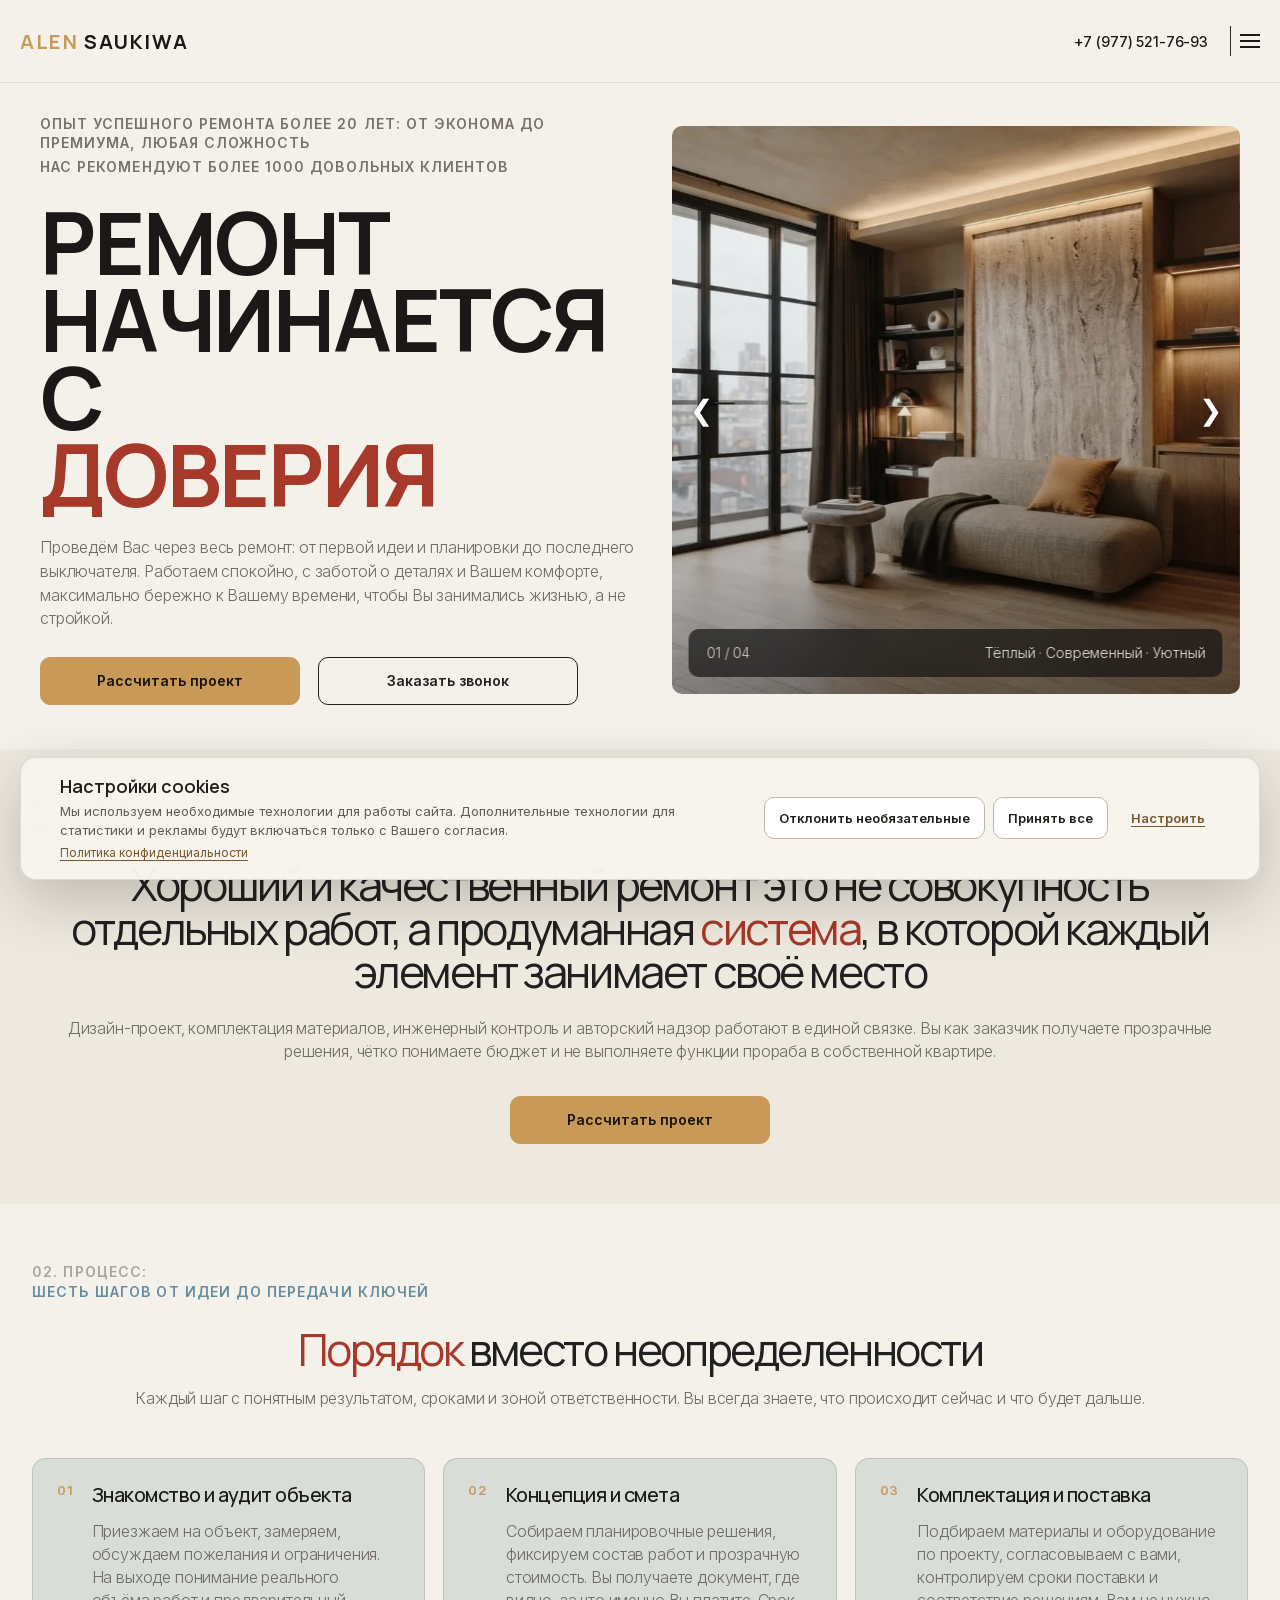
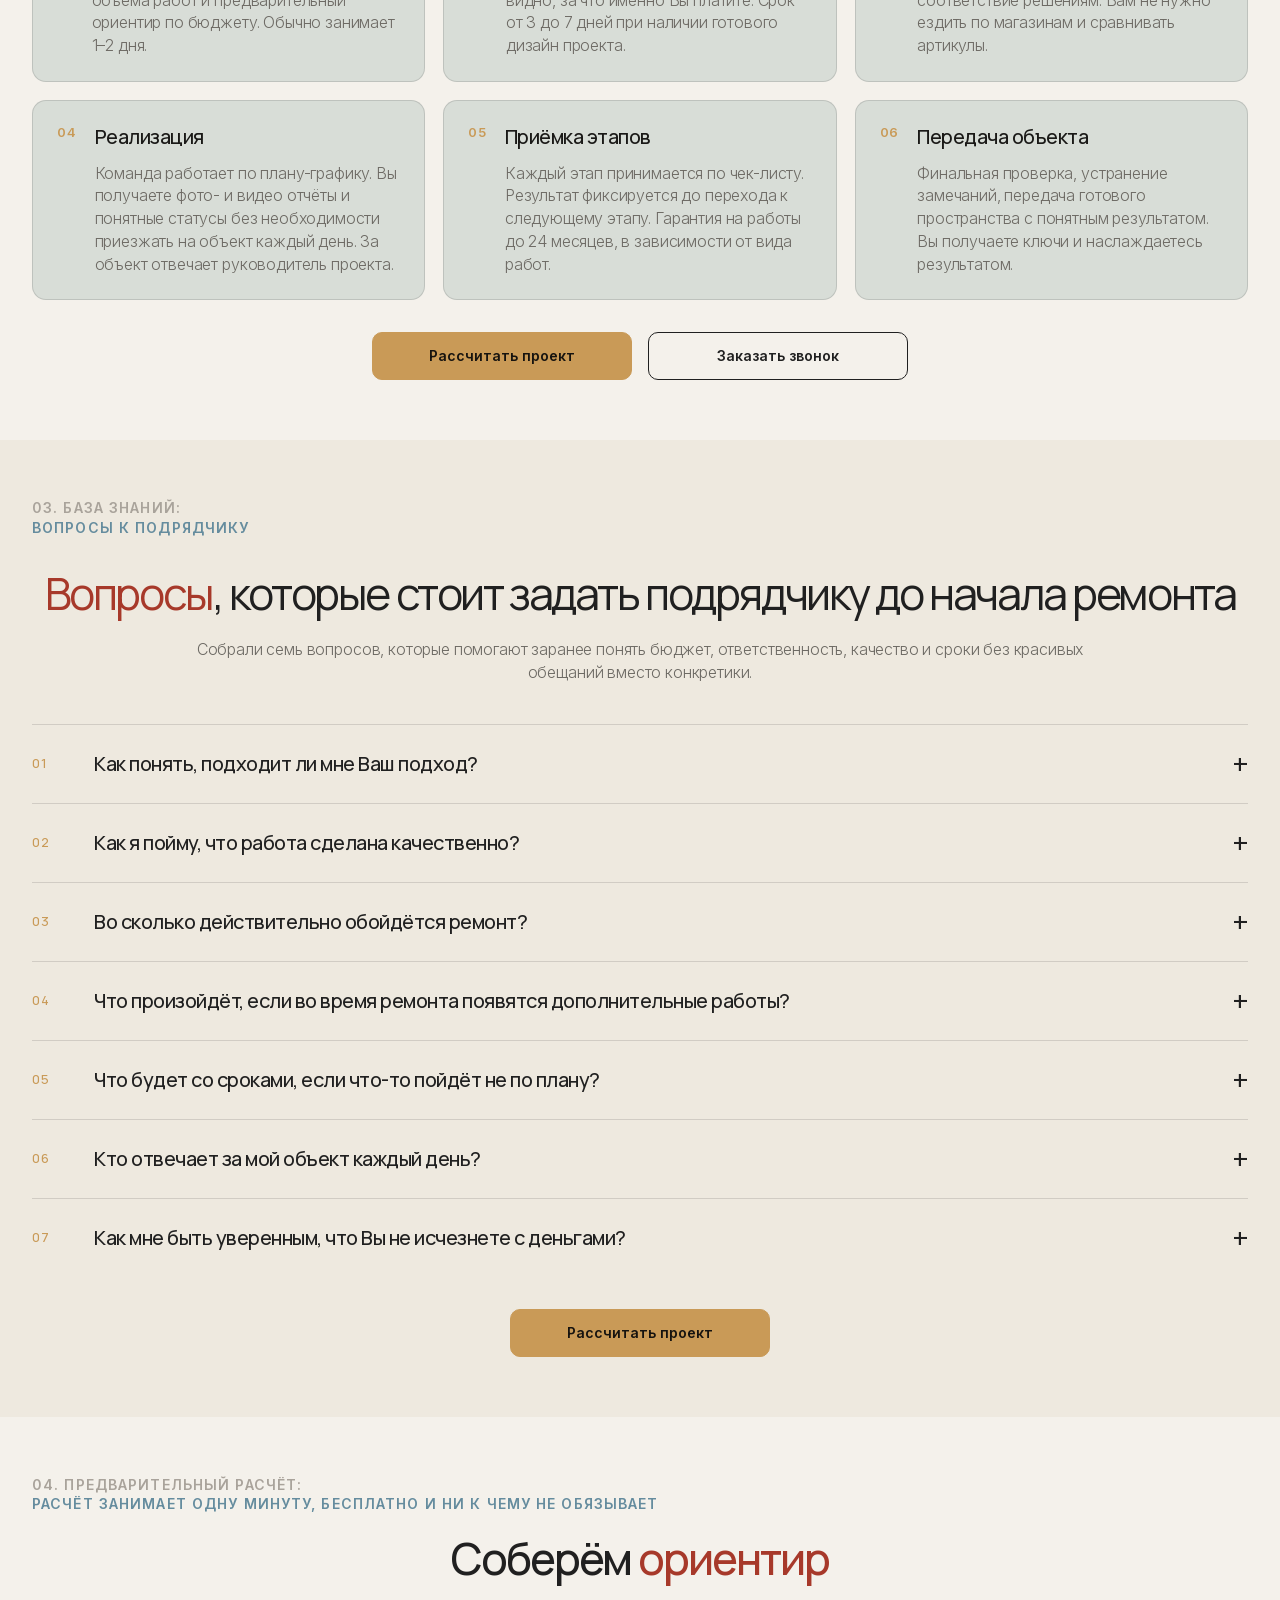
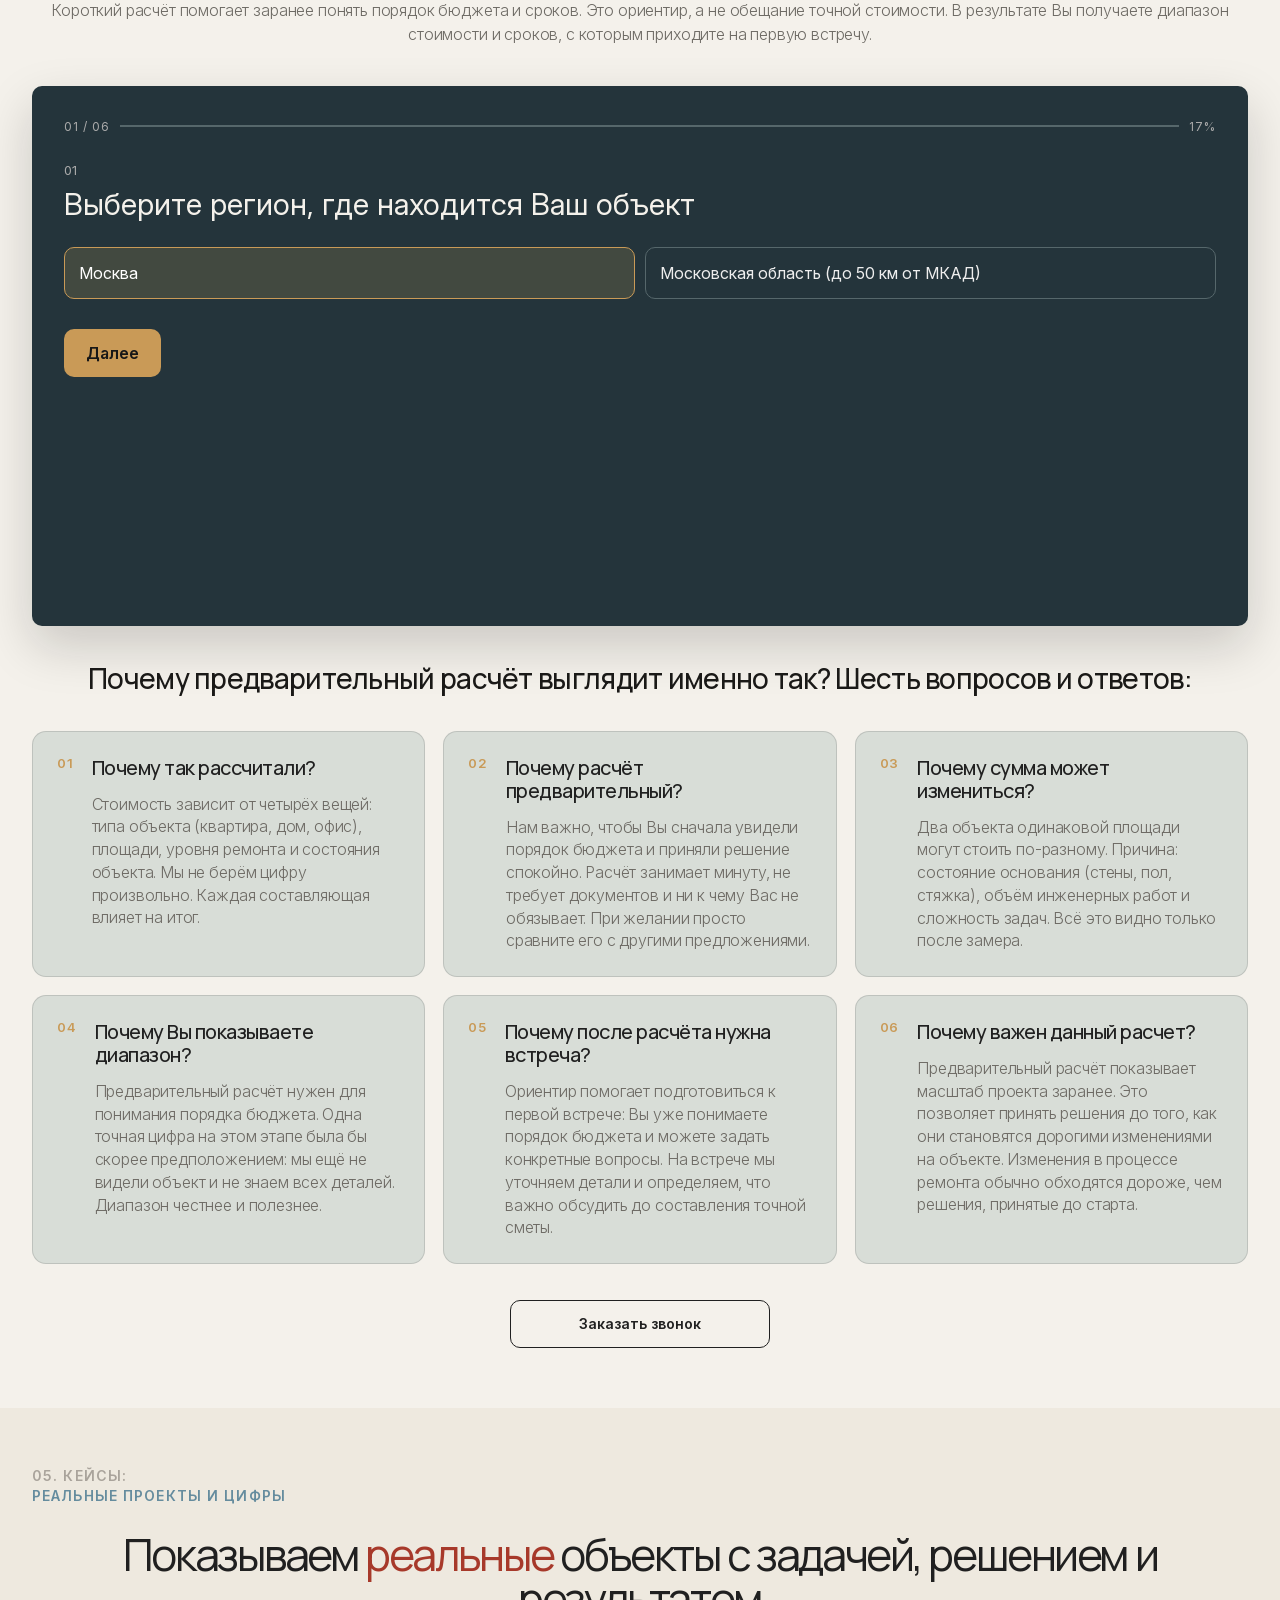
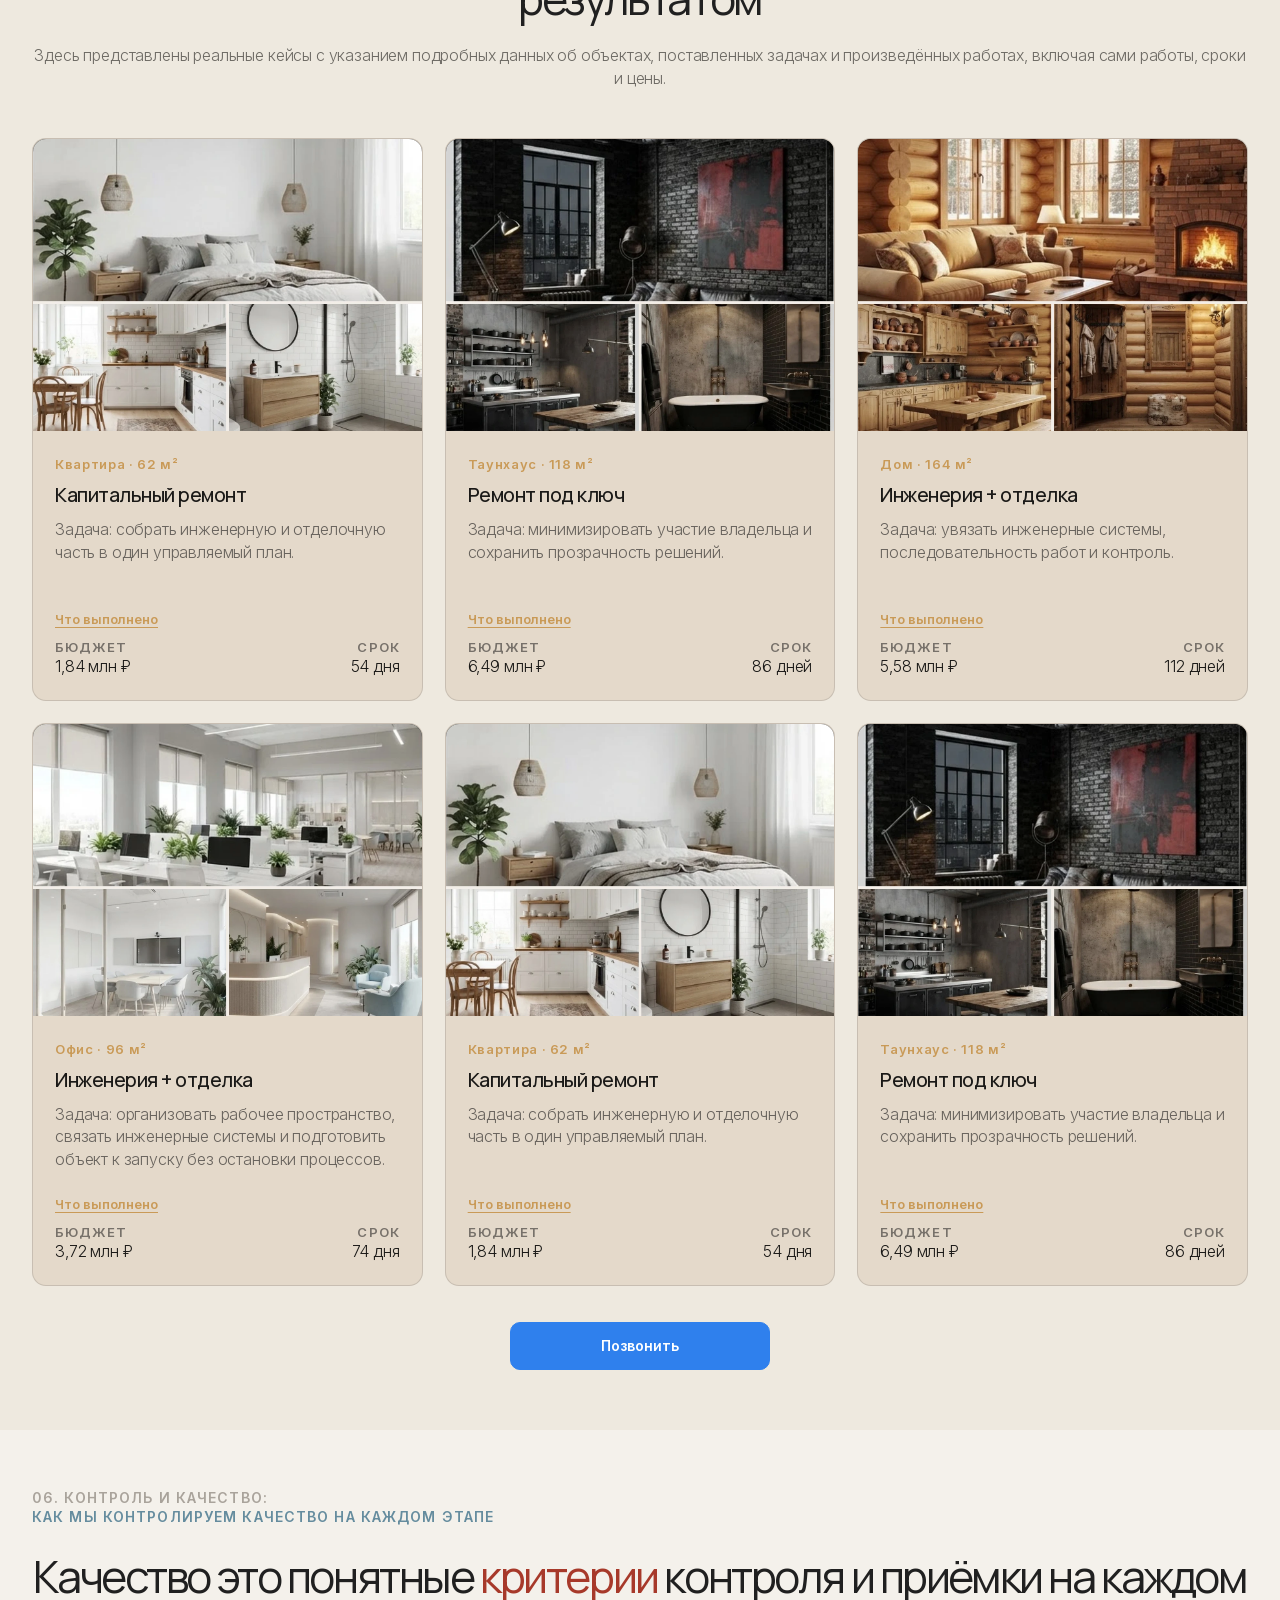
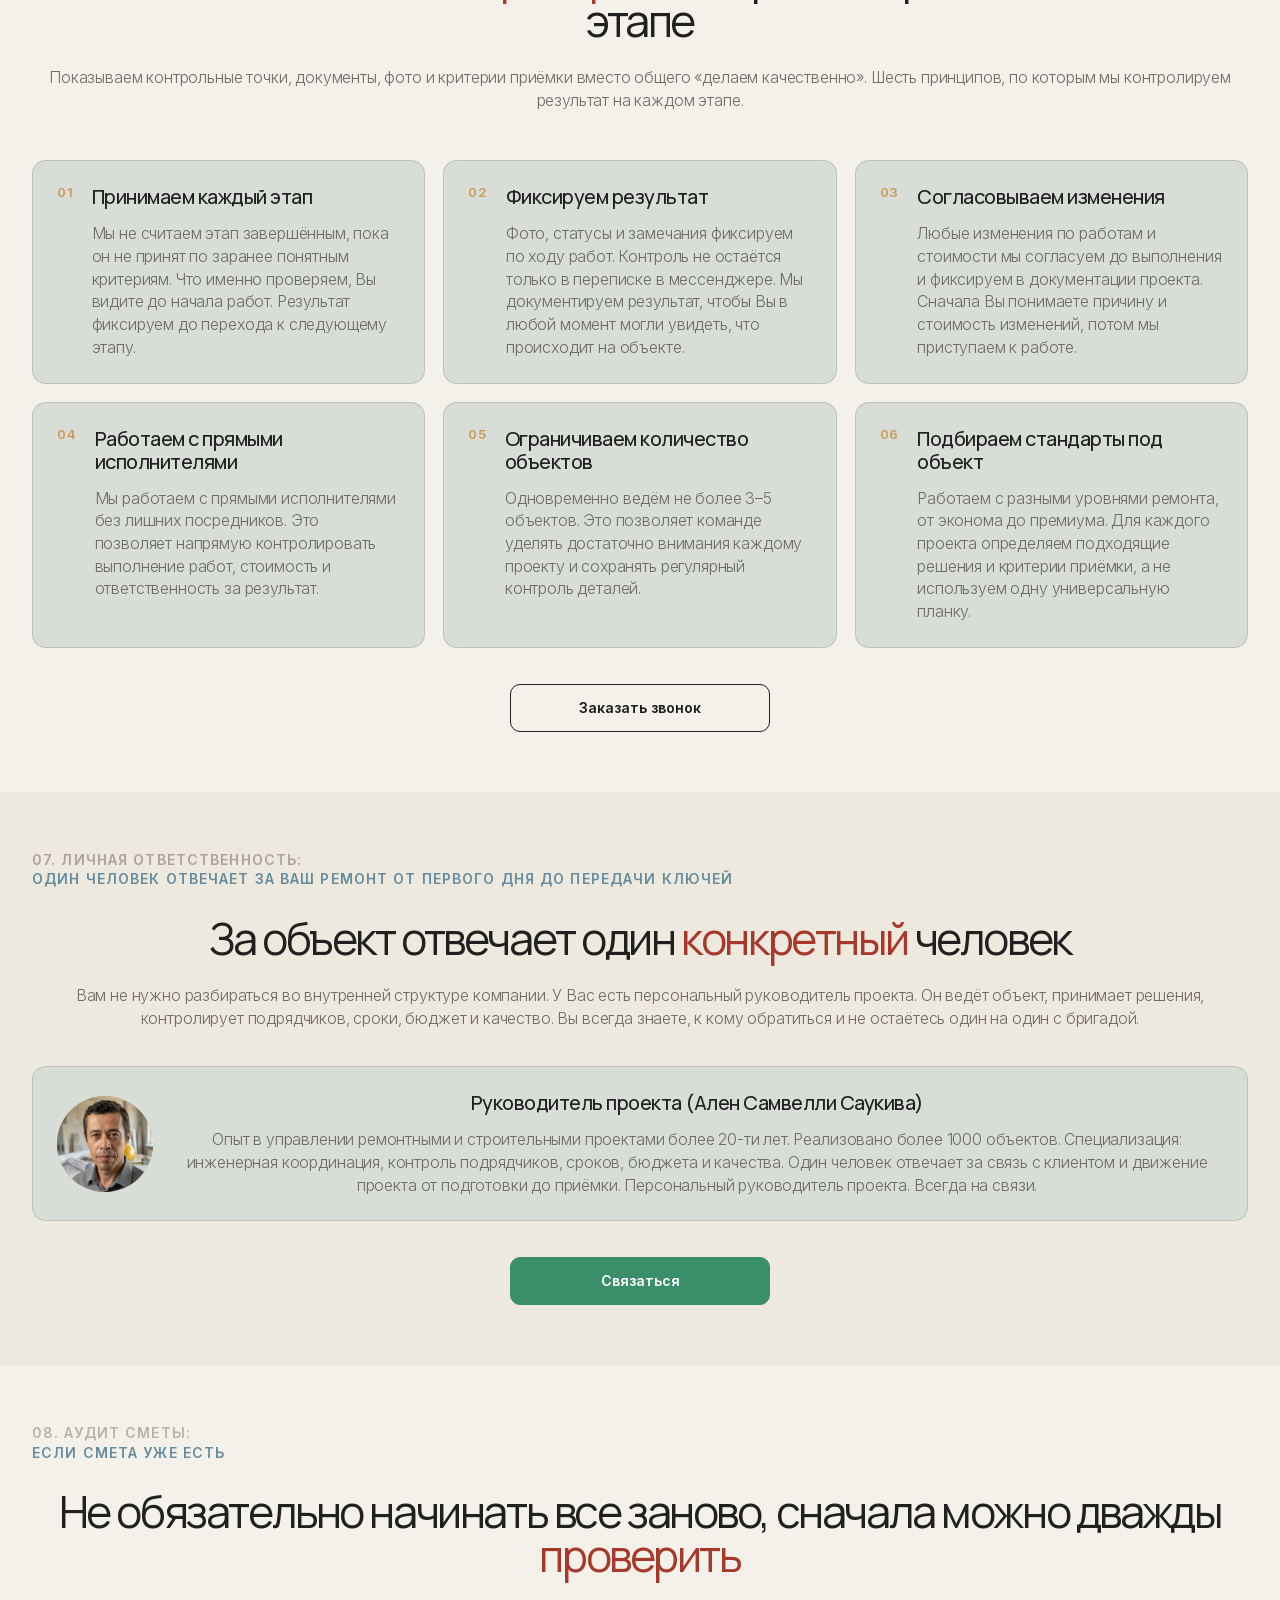
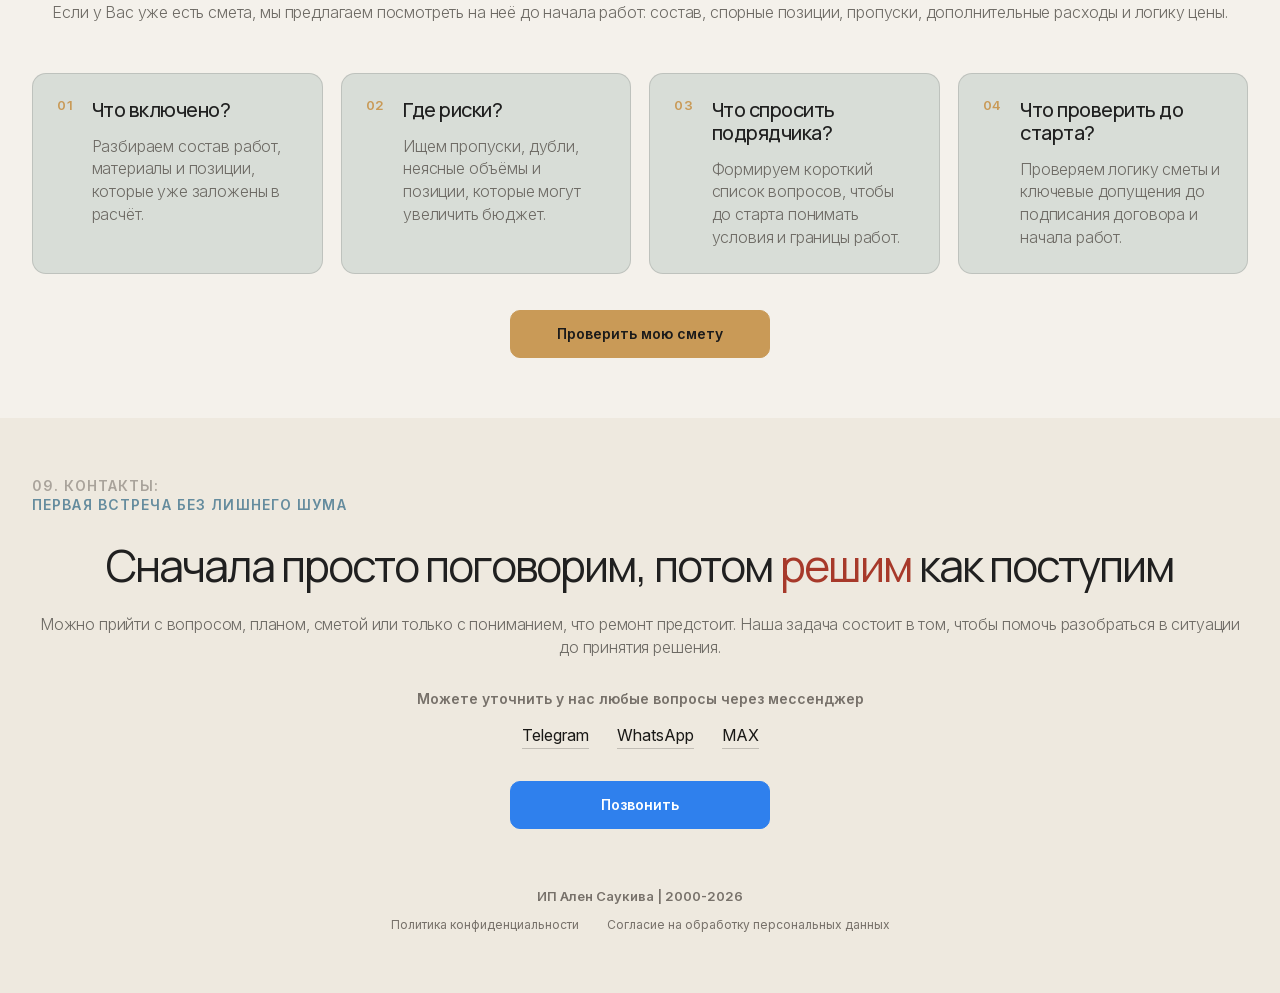
<file: index.html>
<!DOCTYPE html>

<html lang="ru">
<head>
<meta charset="utf-8">
<meta content="width=device-width, initial-scale=1" name="viewport">
<meta content="Ремонт квартир под ключ с инженерным подходом" name="description">
<title>Ремонт квартир под ключ с инженерным подходом</title>
<link href="assets/fonts/InterVariable.woff2" rel="preload" as="font" type="font/woff2" crossorigin>
<link href="assets/fonts/Manrope-wght.woff2" rel="preload" as="font" type="font/woff2" crossorigin>
<link href="styles.min.css" rel="stylesheet">
<link href="assets/favicon.svg" rel="icon" type="image/svg+xml">
</head>
<body class="visual-light-test">
<header class="site-header">
<div class="header-inner">
<div class="brand"><span class="brand-gold">ALEN</span><span class="brand-space"> </span><span class="brand-light">SAUKIWA</span></div>
<button aria-controls="mainNav" aria-expanded="false" aria-label="Открыть меню" class="menu-toggle" id="menuToggle" type="button"><span></span><span></span><span></span></button>
<div aria-hidden="true" class="menu-backdrop" id="menuBackdrop"></div>
<nav aria-label="Основная навигация" class="main-nav" id="mainNav"><div aria-hidden="true" class="menu-brand"><span class="menu-brand-gold">ALEN</span><span class="menu-brand-space"> </span><span class="menu-brand-light">SAUKIWA</span></div><button aria-label="Закрыть меню" class="menu-close" id="menuClose" type="button">×</button><a href="#block-01-anchor"><span class="menu-index">01</span><span class="menu-label">Подход</span></a><a href="#block-02-anchor"><span class="menu-index">02</span><span class="menu-label">Процесс</span></a><a href="#block-03-anchor"><span class="menu-index">03</span><span class="menu-label">База знаний</span></a><a href="#block-04-anchor"><span class="menu-index">04</span><span class="menu-label">Расчет</span></a><a href="#block-05-anchor"><span class="menu-index">05</span><span class="menu-label">Кейсы</span></a><a href="#block-06-anchor"><span class="menu-index">06</span><span class="menu-label">Контроль</span></a><a href="#block-07-anchor"><span class="menu-index">07</span><span class="menu-label">Личность</span></a><a href="#block-08-anchor"><span class="menu-index">08</span><span class="menu-label">Аудит сметы</span></a><a href="#block-09-anchor"><span class="menu-index">09</span><span class="menu-label">Контакты</span></a><div class="menu-footer"><div class="menu-messenger-title">Задать вопрос через:</div><div class="menu-messengers">
<button aria-label="Telegram — пока недоступно" aria-disabled="true" data-placeholder-cta="true" type="button"><img alt="" aria-hidden="true" src="assets/icons/telegram.svg"></button>
<button aria-label="WhatsApp — пока недоступно" aria-disabled="true" data-placeholder-cta="true" type="button"><img alt="" aria-hidden="true" src="assets/icons/whatsapp.svg"></button>
<button aria-label="MAX — пока недоступно" aria-disabled="true" data-placeholder-cta="true" type="button"><img alt="" aria-hidden="true" src="assets/icons/max.svg"></button>
</div></div>
</nav>
<a class="header-phone" data-site-phone="" href="tel:+79775217693">+7 (977) 521-76-93</a>
</div>
</header>
<main class="hero" id="top">
<div class="hero-shell">
<section class="hero-copy">
<div class="approach"><strong>ОПЫТ УСПЕШНОГО РЕМОНТА БОЛЕЕ 20 ЛЕТ: ОТ ЭКОНОМА ДО ПРЕМИУМА, ЛЮБАЯ СЛОЖНОСТЬ</strong><i aria-hidden="true" class="approach-divider"></i><strong>НАС РЕКОМЕНДУЮТ БОЛЕЕ 1000 ДОВОЛЬНЫХ КЛИЕНТОВ</strong></div>
<h1><span>РЕМОНТ</span><span>НАЧИНАЕТСЯ С</span><span class="emphasis-accent">ДОВЕРИЯ</span></h1>
<p class="hero-description">Проведём Вас через весь ремонт: от первой идеи и планировки до последнего выключателя. Работаем спокойно, с заботой о деталях и Вашем комфорте, максимально бережно к Вашему времени, чтобы Вы занимались жизнью, а не стройкой.</p>
<div class="hero-actions">
<a class="cta cta-primary" href="#calculation-section">Рассчитать проект</a>
<button class="cta cta-secondary" data-callback-open="true" type="button">Заказать звонок</button>
<a class="cta cta-call hero-mobile-call" data-site-phone-mobile="" href="tel:+79775217693">Позвонить</a>
</div>
</section>
<div class="hero-media">
<div aria-label="Галерея проектов" aria-roledescription="carousel" class="carousel" role="group">
<div class="slides" id="slides">
<div aria-label="Слайд 1 из 4" aria-roledescription="slide" class="slide" role="group"><img alt="Интерьер проекта 1" class="slide-image image-1" decoding="async" fetchpriority="high" height="1024" loading="eager" src="assets/generated/hero/hero-01.webp" width="1024"><div class="slide-overlay"><span class="slide-counter">01 / 04</span><span>Тёплый · Современный · Уютный</span></div></div>
<div aria-label="Слайд 2 из 4" aria-roledescription="slide" class="slide" role="group"><img alt="Интерьер проекта 2" class="slide-image image-2" decoding="async" loading="lazy" src="assets/generated/hero/hero-02.webp" width="1024" height="1024"><div class="slide-overlay"><span class="slide-counter">02 / 04</span><span>Светлый · Семейный · Функциональный</span></div></div>
<div aria-label="Слайд 3 из 4" aria-roledescription="slide" class="slide" role="group"><img alt="Интерьер проекта 3" class="slide-image image-3" decoding="async" loading="lazy" src="assets/generated/hero/hero-03.webp" width="1024" height="1024"><div class="slide-overlay"><span class="slide-counter">03 / 04</span><span>Классический · Тёплый · Фактурный</span></div></div>
<div aria-label="Слайд 4 из 4" aria-roledescription="slide" class="slide" role="group"><img alt="Интерьер проекта 4" class="slide-image image-4" decoding="async" loading="lazy" src="assets/generated/hero/hero-04.webp" width="1024" height="1024"><div class="slide-overlay"><span class="slide-counter">04 / 04</span><span>Спокойный · Натуральный · Домашний</span></div></div>
</div>
<button aria-label="Предыдущий слайд" class="carousel-btn prev" id="prev" type="button">❮</button>
<button aria-label="Следующий слайд" class="carousel-btn next" id="next" type="button">❯</button>
</div>
</div>
</div>
</main>
<!-- Shared engineering field: intentionally fixed so screens 01–03 can later feel like one continuous information field. -->
<section aria-labelledby="approach-title" class="approach-section" id="approach-section">
<div class="approach-section-shell">
<div class="section-heading"><div class="section-index" id="block-01-anchor">01. ПОДХОД:</div><div class="section-kicker">ИНЖЕНЕРНЫЙ ПОДХОД</div></div>
<div class="approach-content">
<div class="approach-copy">
<h2 class="block-title" id="approach-title">Хороший и качественный ремонт это не совокупность отдельных работ, а продуманная <span class="approach-system-accent">система</span>, в которой каждый элемент занимает своё место</h2>
<div class="approach-info">
<p class="block-intro">Дизайн-проект, комплектация материалов, инженерный контроль и авторский надзор работают в единой связке. Вы как заказчик получаете прозрачные решения, чётко понимаете бюджет и не выполняете функции прораба в собственной квартире.</p>
</div>
<a class="cta cta-primary approach-cta" href="#calculation-section">Рассчитать проект</a>
</div>
</div>
</div>
</section>
<section aria-labelledby="process-title" class="process-section" id="process-section">
<div class="process-shell">
<div class="process-head">
<div class="section-heading process-heading"><div class="section-index" id="block-02-anchor">02. ПРОЦЕСС:</div><div class="section-kicker">ШЕСТЬ ШАГОВ ОТ ИДЕИ ДО ПЕРЕДАЧИ КЛЮЧЕЙ</div></div>
</div>
<div class="process-content">
<h2 class="block-title" id="process-title"><span class="emphasis-accent">Порядок</span> вместо неопределенности</h2>
<p class="block-intro">Каждый шаг с понятным результатом, сроками и зоной ответственности. Вы всегда знаете, что происходит сейчас и что будет дальше.</p>
<div class="process-list info-card-grid">
<article class="process-item info-card"><div class="process-num">01</div><div><h3>Знакомство и аудит объекта</h3><p>Приезжаем на объект, замеряем, обсуждаем пожелания и ограничения. На выходе понимание реального объёма работ и предварительный ориентир по бюджету. Обычно занимает 1–2 дня.</p></div></article>
<article class="process-item info-card"><div class="process-num">02</div><div><h3>Концепция и смета</h3><p>Собираем планировочные решения, фиксируем состав работ и прозрачную стоимость. Вы получаете документ, где видно, за что именно Вы платите. Срок от 3 до 7 дней при наличии готового дизайн проекта.</p></div></article>
<article class="process-item info-card"><div class="process-num">03</div><div><h3>Комплектация и поставка</h3><p>Подбираем материалы и оборудование по проекту, согласовываем с вами, контролируем сроки поставки и соответствие решениям. Вам не нужно ездить по магазинам и сравнивать артикулы.</p></div></article>
<article class="process-item info-card"><div class="process-num">04</div><div><h3>Реализация</h3><p>Команда работает по плану-графику. Вы получаете фото- и видео отчёты и понятные статусы без необходимости приезжать на объект каждый день. За объект отвечает руководитель проекта.</p></div></article>
<article class="process-item info-card"><div class="process-num">05</div><div><h3>Приёмка этапов</h3><p>Каждый этап принимается по чек-листу. Результат фиксируется до перехода к следующему этапу. Гарантия на работы до 24 месяцев, в зависимости от вида работ.</p></div></article>
<article class="process-item info-card"><div class="process-num">06</div><div><h3>Передача объекта</h3><p>Финальная проверка, устранение замечаний, передача готового пространства с понятным результатом. Вы получаете ключи и наслаждаетесь результатом.</p></div></article></div>
</div>
<div class="process-cta-wrap"><a class="cta cta-primary" href="#calculation-section">Рассчитать проект</a>
<button class="cta cta-secondary cta-light-projects process-call-cta" data-callback-open="true" type="button">Заказать звонок</button></div>
</div>
</section>
<section class="screen screen-04 knowledge-screen" id="knowledge">
<div class="knowledge-shell">
<div class="section-heading">
<div class="section-index" id="block-03-anchor">03. БАЗА ЗНАНИЙ:</div>
<div class="section-kicker">ВОПРОСЫ К ПОДРЯДЧИКУ</div>
</div>
<div class="knowledge-content">
<h2 class="knowledge-main-title block-title" id="knowledge-main-title"><span class="emphasis-accent">Вопросы</span>, которые стоит задать подрядчику до начала ремонта</h2>
<p class="knowledge-intro block-intro">
        Собрали семь вопросов, которые помогают заранее понять бюджет, ответственность, качество и сроки без красивых обещаний вместо конкретики.
      </p>
<div class="knowledge-accordion" data-accordion="knowledge">
<div class="knowledge-item">
<button aria-controls="knowledge-answer-01" aria-expanded="false" class="knowledge-question" type="button">
<span aria-hidden="true" class="knowledge-number">01</span>
<span class="knowledge-question-text">Как понять, подходит ли мне Ваш подход?</span>
<span aria-hidden="true" class="knowledge-plus">+</span>
</button>
<div class="knowledge-answer" id="knowledge-answer-01" hidden="">
<div class="knowledge-answer-inner">Мы показываем не обещания, а конкретные условия работы: прозрачный расчёт, договор, гарантию и реальные проекты с цифрами. Вы можете сравнить нашу смету с предложениями других подрядчиков, а перед началом работ воспользоваться бесплатным замером и аудитом Вашей сметы.</div>
</div>
</div>
<div class="knowledge-item">
<button aria-controls="knowledge-answer-02" aria-expanded="false" class="knowledge-question" type="button">
<span aria-hidden="true" class="knowledge-number">02</span>
<span class="knowledge-question-text">Как я пойму, что работа сделана качественно?</span>
<span aria-hidden="true" class="knowledge-plus">+</span>
</button>
<div class="knowledge-answer" id="knowledge-answer-02" hidden="">
<div class="knowledge-answer-inner">Качество контролируется не только в конце ремонта. Мы используем контрольные точки, чек-листы и фотоотчёты, а работы принимаются поэтапно. Вы понимаете, что именно проверяется и по каким критериям принимается каждый этап.</div>
</div>
</div>
<div class="knowledge-item">
<button aria-controls="knowledge-answer-03" aria-expanded="false" class="knowledge-question" type="button">
<span aria-hidden="true" class="knowledge-number">03</span>
<span class="knowledge-question-text">Во сколько действительно обойдётся ремонт?</span>
<span aria-hidden="true" class="knowledge-plus">+</span>
</button>
<div class="knowledge-answer" id="knowledge-answer-03" hidden="">
<div class="knowledge-answer-inner">Мы показываем не одну условную цифру, а ориентировочный диапазон стоимости с расшифровкой. В расчёт включаем всё, что можем определить по объекту на этапе оценки. Если в процессе обнаруживаются скрытые работы, сначала объясняем их причину и стоимость и только после согласования приступаем к выполнению.</div>
</div>
</div>
<div class="knowledge-item">
<button aria-controls="knowledge-answer-04" aria-expanded="false" class="knowledge-question" type="button">
<span aria-hidden="true" class="knowledge-number">04</span>
<span class="knowledge-question-text">Что произойдёт, если во время ремонта появятся дополнительные работы?</span>
<span aria-hidden="true" class="knowledge-plus">+</span>
</button>
<div class="knowledge-answer" id="knowledge-answer-04" hidden="">
<div class="knowledge-answer-inner">Никаких неожиданных работ без согласования. Если возникает необходимость что-то изменить или добавить, мы объясняем причину, рассчитываем стоимость и согласовываем её с вами до выполнения. Сначала понятно, что и зачем делаем, потом приступаем к работе.</div>
</div>
</div>
<div class="knowledge-item">
<button aria-controls="knowledge-answer-05" aria-expanded="false" class="knowledge-question" type="button">
<span aria-hidden="true" class="knowledge-number">05</span>
<span class="knowledge-question-text">Что будет со сроками, если что-то пойдёт не по плану?</span>
<span aria-hidden="true" class="knowledge-plus">+</span>
</button>
<div class="knowledge-answer" id="knowledge-answer-05" hidden="">
<div class="knowledge-answer-inner">Сроки фиксируются в договоре, а выполнение контролируется по плану-графику и контрольным точкам. Если возникает отклонение, мы стараемся выявить его заранее и сообщаем Вам об изменениях до того, как они повлияют на дальнейший ход работ.</div>
</div>
</div>
<div class="knowledge-item">
<button aria-controls="knowledge-answer-06" aria-expanded="false" class="knowledge-question" type="button">
<span aria-hidden="true" class="knowledge-number">06</span>
<span class="knowledge-question-text">Кто отвечает за мой объект каждый день?</span>
<span aria-hidden="true" class="knowledge-plus">+</span>
</button>
<div class="knowledge-answer" id="knowledge-answer-06" hidden="">
<div class="knowledge-answer-inner">За объект отвечает руководитель проекта, который координирует работу и остаётся Вашим основным контактным лицом. Он принимает решения в рамках проекта, фиксирует вопросы и контролирует их решение. Вы всегда знаете, к кому обратиться.</div>
</div>
</div>
<div class="knowledge-item">
<button aria-controls="knowledge-answer-07" aria-expanded="false" class="knowledge-question" type="button">
<span aria-hidden="true" class="knowledge-number">07</span>
<span class="knowledge-question-text">Как мне быть уверенным, что Вы не исчезнете с деньгами?</span>
<span aria-hidden="true" class="knowledge-plus">+</span>
</button>
<div class="knowledge-answer" id="knowledge-answer-07" hidden="">
<div class="knowledge-answer-inner">Работаем по официальному договору и без полной предоплаты: оплата после приёмки каждого этапа. У нас более 20 лет опыта работы, более 1000 реализованных объектов разной сложности, от эконома до премиума, и только реальные отзывы клиентов. Мы не берём деньги вперёд за работу, которую ещё не сделали.</div>
</div>
</div>
</div>
<div class="knowledge-cta">
<a class="cta cta-primary" href="#calculation-section">Рассчитать проект</a>
</div>
</div>
</div></section>
<section aria-labelledby="calculation-start" class="s04" id="calculation-section">
<div class="wrap">
<div class="eyebrow"><span class="section-index eyebrow-number" id="block-04-anchor">04. ПРЕДВАРИТЕЛЬНЫЙ РАСЧЁТ:</span></div>
<div class="section-kicker">Расчёт занимает одну минуту, бесплатно и ни к чему не обязывает</div>
<h2 class="block-title" id="calculation-start">Соберём <span class="emphasis-accent">ориентир</span></h2>
<p class="intro block-intro">Короткий расчёт помогает заранее понять порядок бюджета и сроков. Это ориентир, а не обещание точной стоимости. В результате Вы получаете диапазон стоимости и сроков, с которым приходите на первую встречу.</p>
<div class="grid">
<div class="calc">
<div class="progress"><span id="step">01 / 03</span><i></i><span id="pct">33%</span></div>
<div id="qb"></div>
<div class="result" id="result">
<div class="price" id="price">от 0 ₽</div><div class="meta" id="meta"></div>
<div class="note">Это предварительный ориентир. Точная стоимость зависит от состояния объекта, состава работ, инженерии и выбранных решений. Расчёт бесплатный и ни к чему Вас не обязывает. Данный расчет не является публичной офертой.</div><button aria-controls="included" aria-expanded="false" class="included-link" type="button">Что входит в эти цифры?</button><div class="included" hidden="" id="included"><strong>В расчёт пока заложены:</strong><ul><li>работы по выбранному типу ремонта;</li><li>базовые инженерные и подготовительные работы;</li><li>ориентир по стоимости на 1 м²;</li><li>диапазон, учитывающий неопределённость предварительной оценки.</li></ul><p>Финальная смета формируется после уточнения состояния объекта, состава работ и выбранных материалов.</p></div>
<div class="result-actions"><button class="next" data-callback-open="true" type="button">Заказать звонок</button><button class="back" data-calc-reset="" type="button">Новый расчёт</button></div>
</div></div>
<aside class="trust s04-trust-cards"><h2 class="block-title">Почему предварительный расчёт выглядит именно так? Шесть вопросов и ответов:</h2><div class="s04-trust-grid info-card-grid"><article class="info-card"><div class="quality-num">01</div><div><h3>Почему так рассчитали?</h3><p>Стоимость зависит от четырёх вещей: типа объекта (квартира, дом, офис), площади, уровня ремонта и состояния объекта. Мы не берём цифру произвольно. Каждая составляющая влияет на итог.</p></div></article><article class="info-card"><div class="quality-num">02</div><div><h3>Почему расчёт предварительный?</h3><p>Нам важно, чтобы Вы сначала увидели порядок бюджета и приняли решение спокойно. Расчёт занимает минуту, не требует документов и ни к чему Вас не обязывает. При желании просто сравните его с другими предложениями.</p></div></article><article class="info-card"><div class="quality-num">03</div><div><h3>Почему сумма может измениться?</h3><p>Два объекта одинаковой площади могут стоить по-разному. Причина: состояние основания (стены, пол, стяжка), объём инженерных работ и сложность задач. Всё это видно только после замера.</p></div></article><article class="info-card"><div class="quality-num">04</div><div><h3>Почему Вы показываете диапазон?</h3><p>Предварительный расчёт нужен для понимания порядка бюджета. Одна точная цифра на этом этапе была бы скорее предположением: мы ещё не видели объект и не знаем всех деталей. Диапазон честнее и полезнее.</p></div></article><article class="info-card"><div class="quality-num">05</div><div><h3>Почему после расчёта нужна встреча?</h3><p>Ориентир помогает подготовиться к первой встрече: Вы уже понимаете порядок бюджета и можете задать конкретные вопросы. На встрече мы уточняем детали и определяем, что важно обсудить до составления точной сметы.</p></div></article><article class="info-card"><div class="quality-num">06</div><div><h3>Почему важен данный расчет?</h3><p>Предварительный расчёт показывает масштаб проекта заранее. Это позволяет принять решения до того, как они становятся дорогими изменениями на объекте. Изменения в процессе ремонта обычно обходятся дороже, чем решения, принятые до старта.</p></div></article></div></aside>
</div>
<div class="s04-projects-cta">
<button class="cta cta-secondary cta-light-projects" data-callback-open="true" type="button">Заказать звонок</button>
</div>
</div></section>
<div aria-labelledby="callbackModalTitle" aria-modal="true" class="callback-modal" id="callbackModal" role="dialog">
<div class="callback-modal-card">
<button aria-label="Закрыть" class="callback-modal-close" id="callbackModalClose" type="button">×</button>
<h3 id="callbackModalTitle">Заказать звонок</h3>
<p>Оставьте имя и номер телефона. Мы свяжемся с вами для уточнения деталей проекта.</p>
<form class="callback-form" id="callbackForm" novalidate="">
<input name="formType" type="hidden" value="callback">
<input aria-hidden="true" autocomplete="off" class="form-honeypot" name="website" tabindex="-1" type="text">
<label class="callback-field">
<span>Имя</span>
<input autocomplete="name" maxlength="120" name="name" placeholder="Ваше имя" required="" type="text">
</label>
<label class="callback-field">
<span>Телефон</span>
<input autocomplete="tel" inputmode="tel" maxlength="60" name="phone" placeholder="+7 (___) ___-__-__" required="" type="tel">
</label>
<label class="callback-consent">
<input name="consent" required="" type="checkbox">
<span>Я согласен(на) на обработку персональных данных и принимаю <a href="personal-data-consent.html" rel="noopener" target="_blank">Согласие на обработку персональных данных</a> и <a href="privacy-policy.html" rel="noopener" target="_blank">Политику конфиденциальности</a>.</span>
</label>
<button class="next callback-submit" disabled type="submit">Отправить заявку</button>
<p aria-live="polite" class="callback-status" hidden="" id="callbackStatus"></p>
<div class="callback-success" hidden="" id="callbackSuccess">
<strong>Спасибо!</strong>
<span>Заявка отправлена. Мы свяжемся с вами для уточнения деталей.</span>
<button class="next callback-success-close" id="callbackSuccessClose" type="button">Закрыть</button>
</div>
</form>
</div>
</div>
<div aria-labelledby="estimateModalTitle" aria-modal="true" class="estimate-modal" id="estimateModal" role="dialog">
<div class="estimate-modal-card">
<button aria-label="Закрыть" class="estimate-modal-close" id="estimateModalClose" type="button">×</button>
<h3 id="estimateModalTitle">Проверить мою смету</h3>
<p>Прикрепите смету — мы посмотрим её и свяжемся с вами для уточнения деталей проекта.</p>
<form class="estimate-form" enctype="multipart/form-data" id="estimateForm" novalidate="">
<input name="formType" type="hidden" value="estimate">
<label class="estimate-field">
<span>Имя</span>
<input autocomplete="name" maxlength="120" name="name" placeholder="Ваше имя" required="" type="text">
</label>
<label class="estimate-field">
<span>Телефон</span>
<input autocomplete="tel" inputmode="tel" maxlength="60" name="phone" placeholder="+7 (___) ___-__-__" required="" type="tel">
</label>
<div class="estimate-field estimate-file-field">
<label class="estimate-file-label" for="estimateFileInput">Файл сметы</label>
<div class="estimate-file-control">
<button class="estimate-file-button" id="estimateFileButton" type="button">Выбрать файл</button>
<span aria-live="polite" class="estimate-file-name" id="estimateFileName">Файл не выбран</span>
<button aria-label="Удалить выбранный файл" class="estimate-file-clear" id="estimateFileClear" type="button" hidden>×</button>
</div>
<input accept=".pdf,.doc,.docx,.xls,.xlsx,.jpg,.jpeg,.png" class="estimate-file-input" id="estimateFileInput" name="file" required="" type="file">
<small>PDF, DOC/DOCX, XLS/XLSX, JPG/JPEG или PNG, до 10 МБ</small>
</div>
<label class="estimate-consent">
<input name="consent" required="" type="checkbox">
<span>Я согласен(на) на обработку персональных данных и принимаю <a href="personal-data-consent.html" rel="noopener" target="_blank">Согласие на обработку персональных данных</a> и <a href="privacy-policy.html" rel="noopener" target="_blank">Политику конфиденциальности</a>.</span>
</label>
<input aria-hidden="true" autocomplete="off" class="form-honeypot" name="website" tabindex="-1" type="text">
<button class="next estimate-submit" disabled type="submit">Отправить заявку</button>
<p aria-live="polite" class="estimate-status" hidden="" id="estimateStatus"></p>
<div class="estimate-success" hidden="" id="estimateSuccess">
<strong>Спасибо!</strong>
<span>Заявка отправлена. Мы свяжемся с вами после просмотра сметы.</span>
<button class="next estimate-success-close" id="estimateSuccessClose" type="button">Закрыть</button>
</div>
</form>
</div>
</div>
<section aria-labelledby="cases-title" aria-roledescription="carousel" class="section-dark cases-section" id="cases-section">
<div class="generic-shell">
<div class="section-heading">
<div class="section-index" id="block-05-anchor">05. КЕЙСЫ:</div>
<div class="section-kicker">РЕАЛЬНЫЕ ПРОЕКТЫ И ЦИФРЫ</div>
</div>
<div class="generic-head">
<h2 class="block-title" id="cases-title">Показываем <span class="emphasis-accent">реальные</span> объекты с задачей, решением и результатом</h2>
<p class="block-intro">Здесь представлены реальные кейсы с указанием подробных данных об объектах, поставленных задачах и произведённых работах, включая сами работы, сроки и цены.</p>
</div>
<div class="case-grid">
<div aria-label="Проект 1 из 6" aria-roledescription="slide" class="case-card" id="case-slide-01" role="group">
<div class="case-visual"><img alt="Современный интерьер квартиры" decoding="async" loading="lazy" src="assets/generated/cases/case-01.webp" width="1200" height="900"></div>
<div class="case-data"><span>Квартира · 62 м²</span><strong>Капитальный ремонт</strong><div class="case-task"><p>Задача: собрать инженерную и отделочную часть в один управляемый план.</p></div><button aria-controls="case-included-01" aria-expanded="false" class="case-included-toggle" data-case-toggle="true" type="button">Что выполнено</button><div class="case-included" hidden="" id="case-included-01"><ul><li>Демонтаж конструктивных и декоративных элементов</li><li>Выравнивание стен</li><li>Ремонт / стяжка полов</li><li>Замена / монтаж электрики</li><li>Замена / монтаж сантехники</li></ul></div><div><b>Бюджет</b><b>Срок</b></div><div><span>1,84 млн ₽</span><span>54 дня</span></div></div>
</div>
<div aria-label="Проект 2 из 6" aria-roledescription="slide" class="case-card" id="case-slide-02" role="group">
<div class="case-visual"><img alt="Современный интерьер таунхауса" decoding="async" loading="lazy" src="assets/generated/cases/case-02.webp" width="1200" height="900"></div>
<div class="case-data"><span>Таунхаус · 118 м²</span><strong>Ремонт под ключ</strong><div class="case-task"><p>Задача: минимизировать участие владельца и сохранить прозрачность решений.</p></div><button aria-controls="case-included-02" aria-expanded="false" class="case-included-toggle" data-case-toggle="true" type="button">Что выполнено</button><div class="case-included" hidden="" id="case-included-02"><ul><li>Демонтаж конструктивных и декоративных элементов</li><li>Выравнивание стен</li><li>Ремонт / стяжка полов</li><li>Замена / монтаж электрики</li><li>Замена / монтаж сантехники</li><li>Гидроизоляция пола</li><li>Шумоизоляция стен и потолков</li><li>Чистовая отделка</li><li>Замена окон, дверей</li></ul></div><div><b>Бюджет</b><b>Срок</b></div><div><span>6,49 млн ₽</span><span>86 дней</span></div></div>
</div>
<div aria-label="Проект 3 из 6" aria-roledescription="slide" class="case-card" id="case-slide-03" role="group">
<div class="case-visual"><img alt="Современная кухня в частном доме" decoding="async" loading="lazy" src="assets/generated/cases/case-03.webp" width="1200" height="900"></div>
<div class="case-data"><span>Дом · 164 м²</span><strong>Инженерия + отделка</strong><div class="case-task"><p>Задача: увязать инженерные системы, последовательность работ и контроль.</p></div><button aria-controls="case-included-03" aria-expanded="false" class="case-included-toggle" data-case-toggle="true" type="button">Что выполнено</button><div class="case-included" hidden="" id="case-included-03"><ul><li>Демонтаж конструктивных и декоративных элементов</li><li>Выравнивание стен</li><li>Ремонт / стяжка полов</li><li>Замена / монтаж электрики</li><li>Замена / монтаж сантехники</li><li>Гидроизоляция пола</li><li>Шумоизоляция стен и потолков</li><li>Чистовая отделка</li><li>Замена окон, дверей</li><li>Грунтовка стен</li><li>Монтаж межкомнатных перегородок</li><li>Установка осветительных приборов</li></ul></div><div><b>Бюджет</b><b>Срок</b></div><div><span>5,58 млн ₽</span><span>112 дней</span></div></div>
</div>
<div aria-label="Проект 4 из 6" aria-roledescription="slide" class="case-card" id="case-slide-04" role="group">
<div class="case-visual"><img alt="Современный офис" decoding="async" loading="lazy" src="assets/generated/cases/case-04.webp" width="1200" height="900"></div>
<div class="case-data"><span>Офис · 96 м²</span><strong>Инженерия + отделка</strong><div class="case-task"><p>Задача: организовать рабочее пространство, связать инженерные системы и подготовить объект к запуску без остановки процессов.</p></div><button aria-controls="case-included-04" aria-expanded="false" class="case-included-toggle" data-case-toggle="true" type="button">Что выполнено</button><div class="case-included" hidden="" id="case-included-04"><ul><li>Демонтаж конструктивных и декоративных элементов</li><li>Выравнивание стен</li><li>Ремонт / стяжка полов</li><li>Замена / монтаж электрики</li><li>Замена / монтаж сантехники</li><li>Гидроизоляция пола</li><li>Шумоизоляция стен и потолков</li><li>Чистовая отделка</li><li>Замена окон, дверей</li></ul></div><div><b>Бюджет</b><b>Срок</b></div><div><span>3,72 млн ₽</span><span>74 дня</span></div></div>
</div>
<div aria-label="Проект 5 из 6" aria-roledescription="slide" class="case-card" id="case-slide-05" role="group">
<div class="case-visual"><img alt="Современный интерьер квартиры — проект 5" decoding="async" loading="lazy" src="assets/generated/cases/case-05.webp" width="1200" height="900"></div>
<div class="case-data"><span>Квартира · 62 м²</span><strong>Капитальный ремонт</strong><div class="case-task"><p>Задача: собрать инженерную и отделочную часть в один управляемый план.</p></div><button aria-controls="case-included-05" aria-expanded="false" class="case-included-toggle" data-case-toggle="true" type="button">Что выполнено</button><div class="case-included" hidden="" id="case-included-05"><ul><li>Демонтаж конструктивных и декоративных элементов</li><li>Выравнивание стен</li><li>Ремонт / стяжка полов</li><li>Замена / монтаж электрики</li><li>Замена / монтаж сантехники</li><li>Гидроизоляция пола</li><li>Шумоизоляция стен и потолков</li><li>Чистовая отделка</li><li>Замена окон, дверей</li></ul></div><div><b>Бюджет</b><b>Срок</b></div><div><span>1,84 млн ₽</span><span>54 дня</span></div></div>
</div>
<div aria-label="Проект 6 из 6" aria-roledescription="slide" class="case-card" id="case-slide-06" role="group">
<div class="case-visual"><img alt="Современный интерьер таунхауса — проект 6" decoding="async" loading="lazy" src="assets/generated/cases/case-06.webp" width="1200" height="900"></div>
<div class="case-data"><span>Таунхаус · 118 м²</span><strong>Ремонт под ключ</strong><div class="case-task"><p>Задача: минимизировать участие владельца и сохранить прозрачность решений.</p></div><button aria-controls="case-included-06" aria-expanded="false" class="case-included-toggle" data-case-toggle="true" type="button">Что выполнено</button><div class="case-included" hidden="" id="case-included-06"><ul><li>Демонтаж конструктивных и декоративных элементов</li><li>Выравнивание стен</li><li>Ремонт / стяжка полов</li><li>Замена / монтаж электрики</li><li>Замена / монтаж сантехники</li><li>Гидроизоляция пола</li><li>Шумоизоляция стен и потолков</li><li>Чистовая отделка</li><li>Замена окон, дверей</li></ul></div><div><b>Бюджет</b><b>Срок</b></div><div><span>6,49 млн ₽</span><span>86 дней</span></div></div>
</div>
</div>
<div class="cases-carousel-ui">
<div class="cases-carousel-hint" id="casesSwipeHint">Свайпните влево, чтобы посмотреть следующие проекты</div>
<div class="cases-carousel-status">
<span class="cases-carousel-count" id="casesCarouselCount">1 / 6</span>
<div aria-label="Выбор проекта" class="cases-carousel-dots" role="group">
<button aria-controls="case-slide-01" aria-label="Проект 1" aria-disabled="true" class="cases-carousel-dot is-active" data-case-slide="0" type="button"></button>
<button aria-controls="case-slide-02" aria-label="Проект 2" class="cases-carousel-dot" data-case-slide="1" type="button"></button>
<button aria-controls="case-slide-03" aria-label="Проект 3" class="cases-carousel-dot" data-case-slide="2" type="button"></button>
<button aria-controls="case-slide-04" aria-label="Проект 4" class="cases-carousel-dot" data-case-slide="3" type="button"></button>
<button aria-controls="case-slide-05" aria-label="Проект 5" class="cases-carousel-dot" data-case-slide="4" type="button"></button>
<button aria-controls="case-slide-06" aria-label="Проект 6" class="cases-carousel-dot" data-case-slide="5" type="button"></button>
</div>
</div>
</div>
<div class="cases-cta-wrap"><a class="cta cta-call cases-call-cta" href="tel:+79775217693">Позвонить</a></div>
</div>
</section>
<section aria-labelledby="quality-title" class="section-light quality-section" id="quality-section">
<div class="quality-shell">
<div class="quality-head">
<div class="section-heading quality-heading">
<div class="section-index" id="block-06-anchor">06. КОНТРОЛЬ И КАЧЕСТВО:</div>
<div class="section-kicker">Как мы контролируем качество на каждом этапе</div>
</div>
</div>
<div class="quality-content">
<h2 class="block-title" id="quality-title">Качество это понятные <span class="emphasis-accent">критерии</span> контроля и приёмки на каждом этапе</h2>
<p class="quality-description block-intro">Показываем контрольные точки, документы, фото и критерии приёмки вместо общего «делаем качественно». Шесть принципов, по которым мы контролируем результат на каждом этапе.</p>
</div>
<div class="quality-list info-card-grid">
<article class="quality-item info-card"><div class="quality-num">01</div><div><h3>Принимаем каждый этап</h3><p>Мы не считаем этап завершённым, пока он не принят по заранее понятным критериям. Что именно проверяем, Вы видите до начала работ. Результат фиксируем до перехода к следующему этапу.</p></div></article>
<article class="quality-item info-card"><div class="quality-num">02</div><div><h3>Фиксируем результат</h3><p>Фото, статусы и замечания фиксируем по ходу работ. Контроль не остаётся только в переписке в мессенджере. Мы документируем результат, чтобы Вы в любой момент могли увидеть, что происходит на объекте.</p></div></article>
<article class="quality-item info-card"><div class="quality-num">03</div><div><h3>Согласовываем изменения</h3><p>Любые изменения по работам и стоимости мы согласуем до выполнения и фиксируем в документации проекта. Сначала Вы понимаете причину и стоимость изменений, потом мы приступаем к работе.</p></div></article>
<article class="quality-item info-card"><div class="quality-num">04</div><div><h3>Работаем с прямыми исполнителями</h3><p>Мы работаем с прямыми исполнителями без лишних посредников. Это позволяет напрямую контролировать выполнение работ, стоимость и ответственность за результат.</p></div></article>
<article class="quality-item info-card"><div class="quality-num">05</div><div><h3>Ограничиваем количество объектов</h3><p>Одновременно ведём не более 3–5 объектов. Это позволяет команде уделять достаточно внимания каждому проекту и сохранять регулярный контроль деталей.</p></div></article>
<article class="quality-item info-card"><div class="quality-num">06</div><div><h3>Подбираем стандарты под объект</h3><p>Работаем с разными уровнями ремонта, от эконома до премиума. Для каждого проекта определяем подходящие решения и критерии приёмки, а не используем одну универсальную планку.</p></div></article>
</div>
<div class="quality-cta-wrap"><button class="cta cta-secondary cta-light-projects quality-call-cta" data-callback-open="true" type="button">Заказать звонок</button></div>
</div>
</section>
<section aria-labelledby="responsibility-title" class="section-dark responsibility-section" id="responsibility-section">
<div class="generic-shell">
<div class="section-heading"><div class="section-index" id="block-07-anchor">07. ЛИЧНАЯ ОТВЕТСТВЕННОСТЬ:</div><div class="section-kicker">Один человек отвечает за Ваш ремонт от первого дня до передачи ключей</div></div>
<div class="responsibility-layout">
<div class="responsibility-copy">
<h2 class="block-title" id="responsibility-title">За объект отвечает один <span class="emphasis-accent">конкретный</span> человек</h2>
<p class="block-intro">Вам не нужно разбираться во внутренней структуре компании. У Вас есть персональный руководитель проекта. Он ведёт объект, принимает решения, контролирует подрядчиков, сроки, бюджет и качество. Вы всегда знаете, к кому обратиться и не остаётесь один на один с бригадой.</p>
</div>
<div class="person-card">
<div class="person-avatar"><img alt="Руководитель проекта" decoding="async" loading="lazy" src="assets/generated/avatar-alen.webp" width="1024" height="1024"></div>
<div>
<strong>Руководитель проекта (Ален Самвелли Саукива)</strong>
<span>Опыт в управлении ремонтными и строительными проектами более 20-ти лет. Реализовано более 1000 объектов. Специализация: инженерная координация, контроль подрядчиков, сроков, бюджета и качества. Один человек отвечает за связь с клиентом и движение проекта от подготовки до приёмки. Персональный руководитель проекта. Всегда на связи.</span>
</div>
</div>
<a class="cta cta-primary responsibility-contact-cta" href="tel:+79030186042">Связаться</a>
</div>
</div>
</section>
<section aria-labelledby="audit-title" class="section-light audit-section" id="audit-section">
<div class="generic-shell audit-shell">
<div class="section-heading">
<div class="section-index dark" id="block-08-anchor">08. АУДИТ СМЕТЫ:</div>
<div class="section-kicker">ЕСЛИ СМЕТА УЖЕ ЕСТЬ</div>
</div>
<div class="audit-content">
<h2 class="block-title" id="audit-title">Не обязательно начинать все заново, сначала можно дважды <span class="emphasis-accent">проверить</span></h2>
<p class="block-intro">Если у Вас уже есть смета, мы предлагаем посмотреть на неё до начала работ: состав, спорные позиции, пропуски, дополнительные расходы и логику цены.</p>
<div class="audit-points info-card-grid">
<article class="audit-point info-card"><div class="quality-num">01</div><div><h3>Что включено?</h3><p>Разбираем состав работ, материалы и позиции, которые уже заложены в расчёт.</p></div></article>
<article class="audit-point info-card"><div class="quality-num">02</div><div><h3>Где риски?</h3><p>Ищем пропуски, дубли, неясные объёмы и позиции, которые могут увеличить бюджет.</p></div></article>
<article class="audit-point info-card"><div class="quality-num">03</div><div><h3>Что спросить подрядчика?</h3><p>Формируем короткий список вопросов, чтобы до старта понимать условия и границы работ.</p></div></article>
<article class="audit-point info-card"><div class="quality-num">04</div><div><h3>Что проверить до старта?</h3><p>Проверяем логику сметы и ключевые допущения до подписания договора и начала работ.</p></div></article>
</div>
<div class="audit-cta-wrap"><button class="cta cta-primary" data-estimate-open="true" type="button">Проверить мою смету</button></div>
</div>
</div>
</section>
<section aria-labelledby="contacts-title" class="section-dark contacts-section" id="contacts-section">
<div class="generic-shell contacts-shell">
<div class="section-heading">
<div class="section-index" id="block-09-anchor">09. КОНТАКТЫ:</div>
<div class="section-kicker">ПЕРВАЯ ВСТРЕЧА БЕЗ ЛИШНЕГО ШУМА</div>
</div>
<div class="contacts-main">
<h2 class="block-title" id="contacts-title">Сначала просто поговорим, потом <span class="emphasis-accent">решим</span> как поступим</h2>
<p class="block-intro">Можно прийти с вопросом, планом, сметой или только с пониманием, что ремонт предстоит. Наша задача состоит в том, чтобы помочь разобраться в ситуации до принятия решения.</p>
<div class="contacts-social-label">Можете уточнить у нас любые вопросы через мессенджер</div>
<div aria-label="Мессенджеры" class="contacts-messengers" role="group">
<button class="contacts-messenger-link" data-placeholder-cta="true" type="button" aria-disabled="true">Telegram</button>
<button class="contacts-messenger-link" data-placeholder-cta="true" type="button" aria-disabled="true">WhatsApp</button>
<button class="contacts-messenger-link" data-placeholder-cta="true" type="button" aria-disabled="true">MAX</button>
</div>
<a class="cta cta-call contacts-call-cta" href="tel:+79775217693">Позвонить</a>
</div>
<div class="contacts-legal">
<div class="contacts-company">ИП Ален Саукива | 2000-2026</div>
<nav aria-label="Юридическая информация" class="contacts-legal-links">
<a href="privacy-policy.html">Политика конфиденциальности</a>
<a href="personal-data-consent.html">Согласие на обработку персональных данных</a>
</nav>
</div>
</div>
</section>
<button aria-label="Наверх" class="back-to-top" id="backToTop" type="button">
<svg aria-hidden="true" focusable="false" viewBox="0 0 18 18">
<path d="M9 14V4M5 8l4-4 4 4" fill="none" stroke="currentColor" stroke-linecap="round" stroke-linejoin="round" stroke-width="1.4"></path>
</svg>
</button>
<script src="site-config.js"></script>
<script src="script.js"></script>


<section aria-label="Настройки cookies" class="cookie-consent" hidden="" id="cookieConsent">
<div class="cookie-consent-inner">
<div class="cookie-consent-copy">
<strong>Настройки cookies</strong>
<p>Мы используем необходимые технологии для работы сайта. Дополнительные технологии для статистики и рекламы будут включаться только с Вашего согласия.</p>
<a class="cookie-consent-link" href="privacy-policy.html">Политика конфиденциальности</a>
</div>
<div class="cookie-consent-actions">
<button class="cookie-btn cookie-btn-secondary" data-cookie-action="reject" type="button">Отклонить необязательные</button>
<button class="cookie-btn cookie-btn-primary" data-cookie-action="accept" type="button">Принять все</button>
<button class="cookie-btn cookie-btn-ghost" data-cookie-action="settings" type="button">Настроить</button>
</div>
</div>
</section>
<div class="cookie-backdrop" hidden="" id="cookieBackdrop"></div>
<section aria-labelledby="cookieSettingsTitle" aria-modal="true" class="cookie-settings" hidden="" id="cookieSettings" role="dialog">
<div class="cookie-settings-card">
<button aria-label="Закрыть настройки cookies" class="cookie-settings-close" data-cookie-action="close-settings" type="button">×</button>
<h2 id="cookieSettingsTitle">Настройки cookies</h2>
<p class="cookie-settings-intro">Выберите, какие дополнительные технологии разрешены. Необходимые технологии всегда включены, потому что без них сайт не может корректно работать.</p>
<div class="cookie-category">
<div>
<strong>Необходимые</strong>
<span>Нужны для работы сайта, навигации и сохранения Ваших настроек.</span>
</div>
<span class="cookie-status">Всегда включены</span>
</div>
<label class="cookie-category cookie-category-toggle">
<span>
<strong>Статистика</strong>
<span>Помогает понять, как посетители используют сайт. Сейчас такие сервисы не подключены.</span>
</span>
<input data-cookie-category="analytics" type="checkbox">
</label>
<label class="cookie-category cookie-category-toggle">
<span>
<strong>Реклама</strong>
<span>Используется для рекламных и маркетинговых технологий. Сейчас такие сервисы не подключены.</span>
</span>
<input data-cookie-category="advertising" type="checkbox">
</label>
<div class="cookie-settings-actions">
<button class="cookie-btn cookie-btn-secondary" data-cookie-action="reject" type="button">Отклонить необязательные</button>
<button class="cookie-btn cookie-btn-primary" data-cookie-action="save-settings" type="button">Сохранить выбор</button>
</div>
</div>
</section>
<button aria-label="Настройки cookies" class="cookie-settings-trigger" hidden="" id="cookieSettingsTrigger" type="button">Настройки cookies</button>
</body>
</html>
</file>
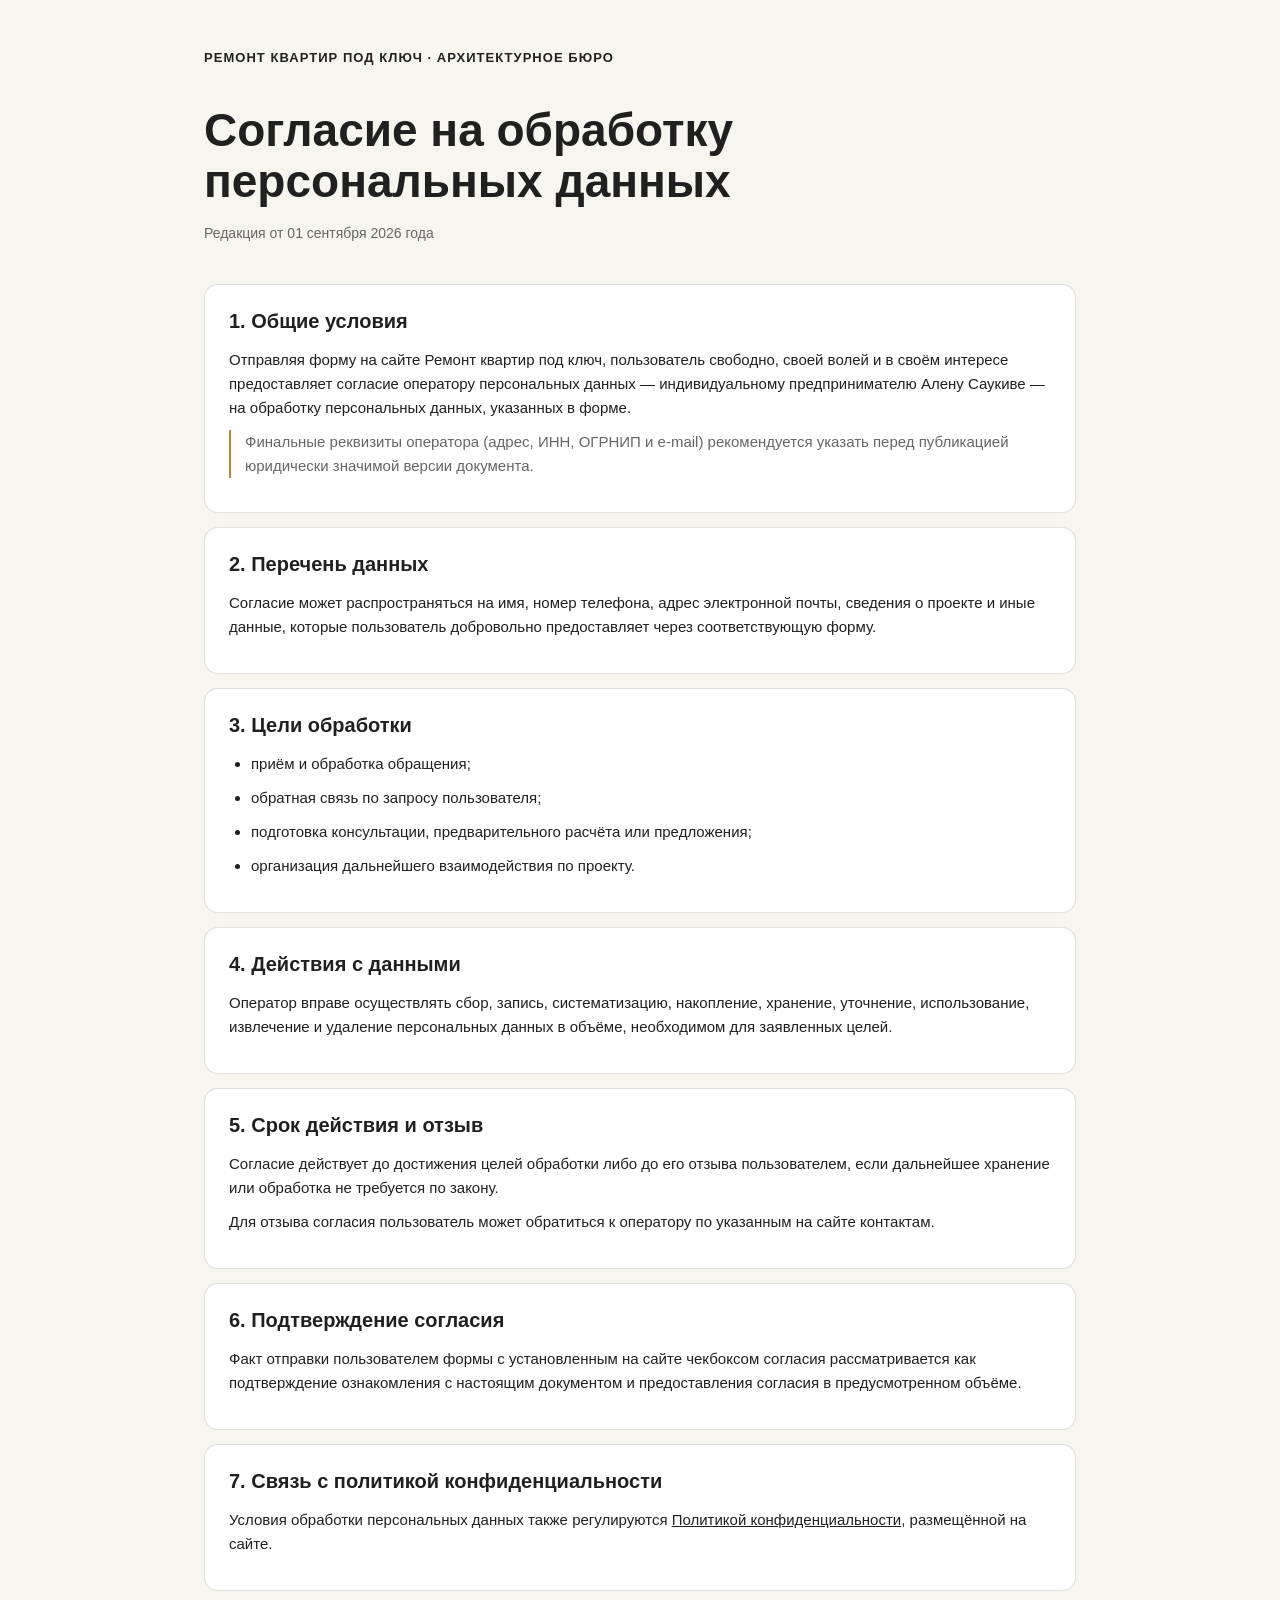
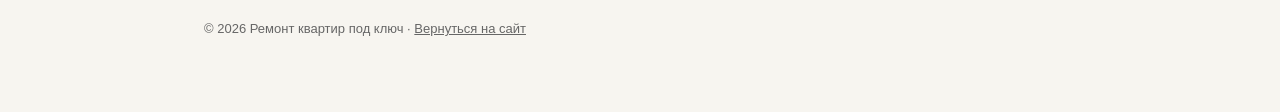
<file: personal-data-consent.html>
<!doctype html>
<html lang="ru">
<head>
  <meta charset="utf-8">
  <meta name="viewport" content="width=device-width, initial-scale=1">
  <title>Согласие на обработку персональных данных — Ремонт квартир под ключ</title>
  <meta name="description" content="Согласие на обработку персональных данных на сайте Ремонт квартир под ключ.">
  <style>
    :root{color-scheme:light;--bg:#f7f5f0;--card:#fff;--text:#202020;--muted:#666;--line:rgba(32,32,32,.14);--accent:#b58a3a}
    *{box-sizing:border-box}
    body{margin:0;background:var(--bg);color:var(--text);font-family:Arial,Helvetica,sans-serif;line-height:1.6}
    main{max-width:920px;margin:0 auto;padding:48px 24px 72px}
    .brand{font-size:13px;letter-spacing:.08em;font-weight:700;text-transform:uppercase;margin-bottom:36px}
    h1{font-size:clamp(30px,4vw,46px);line-height:1.12;margin:0 0 14px}
    .date{color:var(--muted);font-size:14px;margin-bottom:40px}
    section{background:var(--card);border:1px solid var(--line);border-radius:14px;padding:24px;margin:0 0 14px}
    h2{font-size:20px;line-height:1.25;margin:0 0 14px}
    p,li{font-size:15px;margin:0 0 10px}
    ul{padding-left:22px;margin:0}
    .note{border-left:2px solid var(--accent);padding-left:14px;color:var(--muted)}
    footer{margin-top:28px;color:var(--muted);font-size:13px}
    a{color:inherit}
    @media (max-width:760px){main{padding:32px 18px 48px}section{padding:20px}}
  </style>
<link href="assets/favicon.svg" rel="icon" type="image/svg+xml">
</head>
<body>
<main>
  <div class="brand">Ремонт квартир под ключ · Архитектурное бюро</div>
  <h1>Согласие на обработку персональных данных</h1>
  <div class="date">Редакция от 01 сентября 2026 года</div>

  <section>
    <h2>1. Общие условия</h2>
    <p>Отправляя форму на сайте Ремонт квартир под ключ, пользователь свободно, своей волей и в своём интересе предоставляет согласие оператору персональных данных — индивидуальному предпринимателю Алену Саукиве — на обработку персональных данных, указанных в форме.</p>
    <p class="note">Финальные реквизиты оператора (адрес, ИНН, ОГРНИП и e-mail) рекомендуется указать перед публикацией юридически значимой версии документа.</p>
  </section>

  <section>
    <h2>2. Перечень данных</h2>
    <p>Согласие может распространяться на имя, номер телефона, адрес электронной почты, сведения о проекте и иные данные, которые пользователь добровольно предоставляет через соответствующую форму.</p>
  </section>

  <section>
    <h2>3. Цели обработки</h2>
    <ul>
      <li>приём и обработка обращения;</li>
      <li>обратная связь по запросу пользователя;</li>
      <li>подготовка консультации, предварительного расчёта или предложения;</li>
      <li>организация дальнейшего взаимодействия по проекту.</li>
    </ul>
  </section>

  <section>
    <h2>4. Действия с данными</h2>
    <p>Оператор вправе осуществлять сбор, запись, систематизацию, накопление, хранение, уточнение, использование, извлечение и удаление персональных данных в объёме, необходимом для заявленных целей.</p>
  </section>

  <section>
    <h2>5. Срок действия и отзыв</h2>
    <p>Согласие действует до достижения целей обработки либо до его отзыва пользователем, если дальнейшее хранение или обработка не требуется по закону.</p>
    <p>Для отзыва согласия пользователь может обратиться к оператору по указанным на сайте контактам.</p>
  </section>

  <section>
    <h2>6. Подтверждение согласия</h2>
    <p>Факт отправки пользователем формы с установленным на сайте чекбоксом согласия рассматривается как подтверждение ознакомления с настоящим документом и предоставления согласия в предусмотренном объёме.</p>
  </section>

  <section>
    <h2>7. Связь с политикой конфиденциальности</h2>
    <p>Условия обработки персональных данных также регулируются <a href="privacy-policy.html">Политикой конфиденциальности</a>, размещённой на сайте.</p>
  </section>

  <footer>© 2026 Ремонт квартир под ключ · <a href="index.html">Вернуться на сайт</a></footer>
</main>
</body>
</html>
</file>
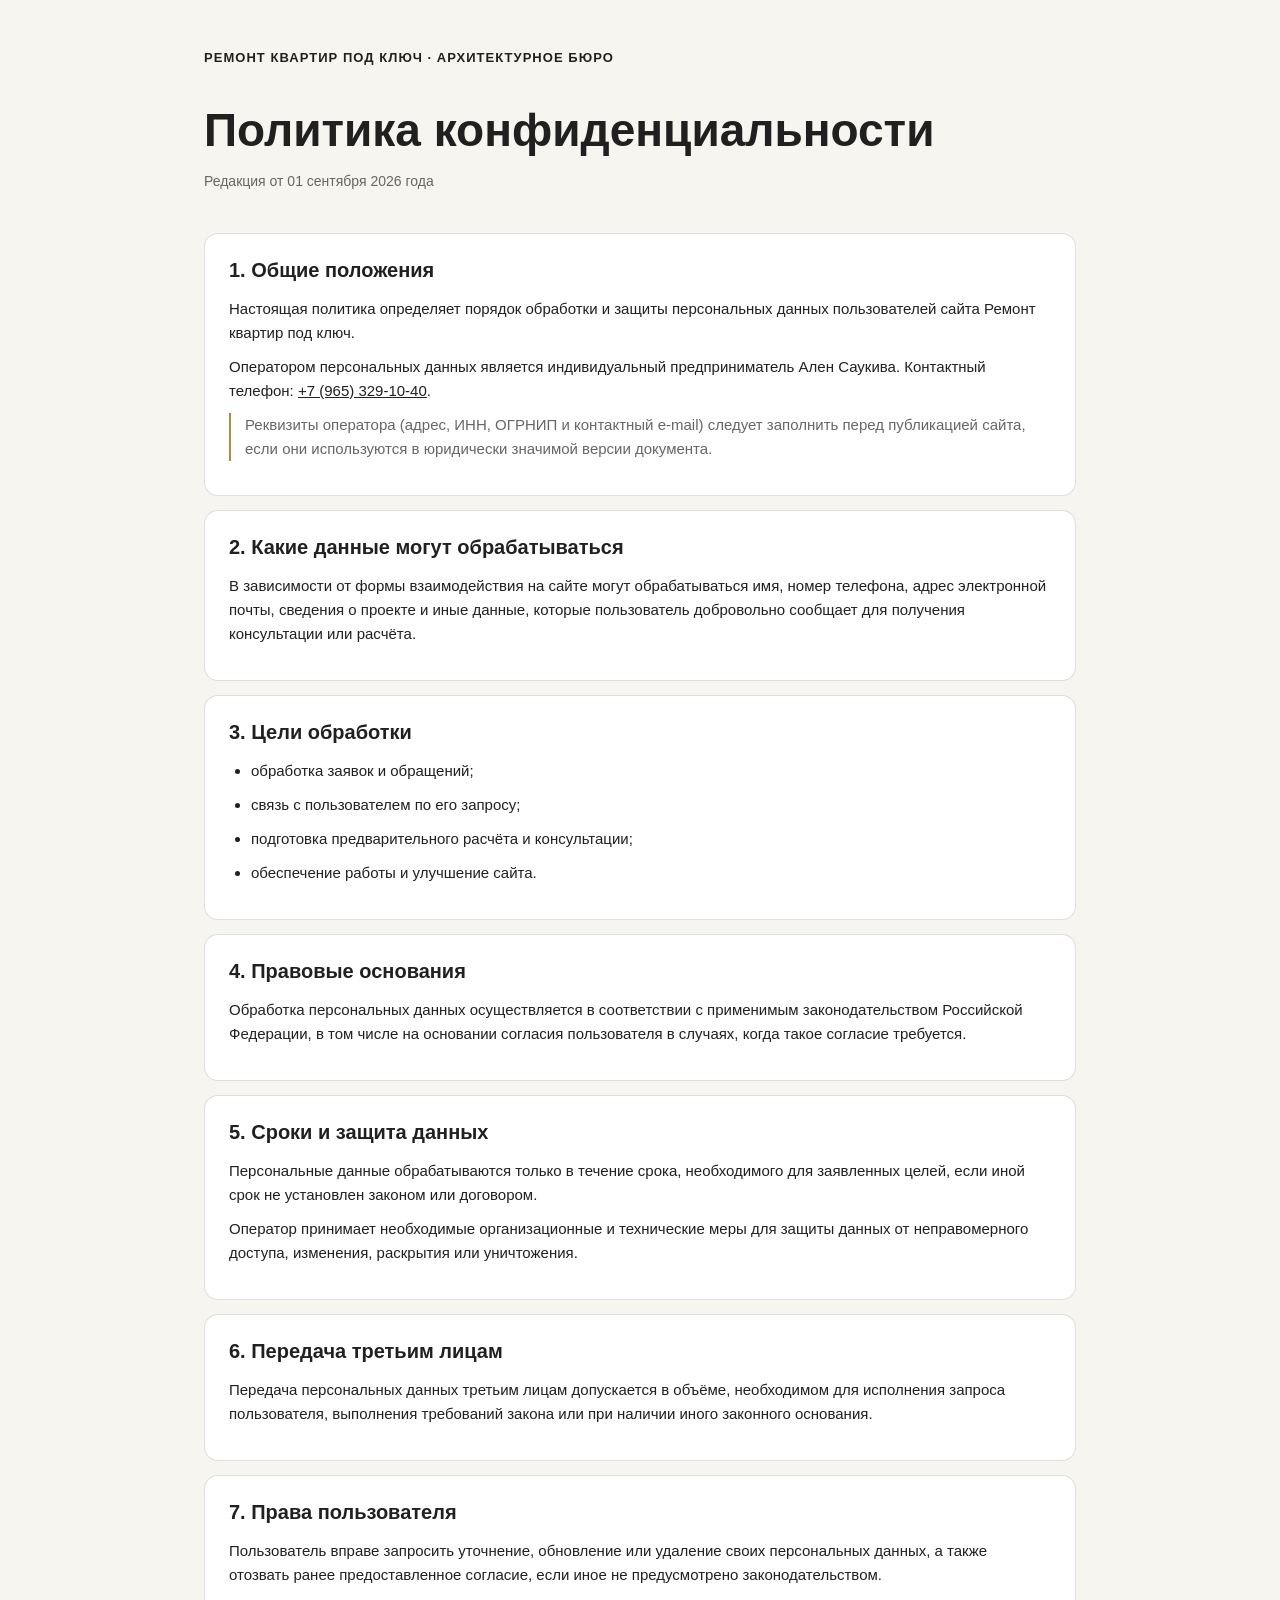
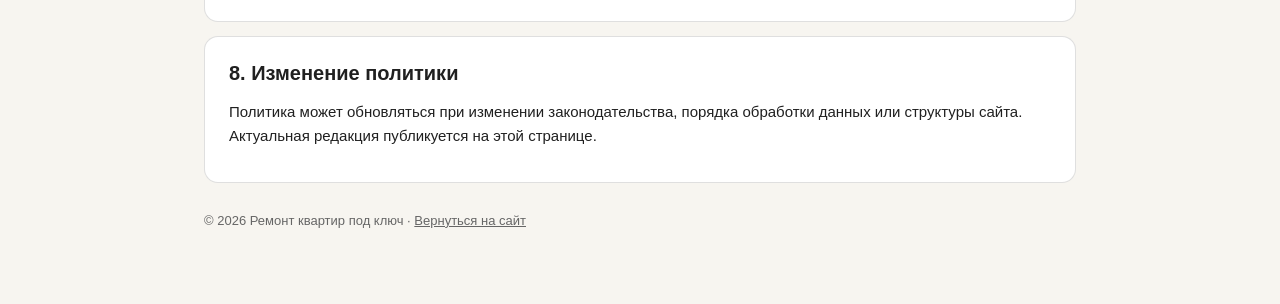
<file: privacy-policy.html>
<!doctype html>
<html lang="ru">
<head>
  <meta charset="utf-8">
  <meta name="viewport" content="width=device-width, initial-scale=1">
  <title>Политика конфиденциальности — Ремонт квартир под ключ</title>
  <meta name="description" content="Политика конфиденциальности сайта Ремонт квартир под ключ.">
  <style>
    :root{color-scheme:light;--bg:#f7f5f0;--card:#fff;--text:#202020;--muted:#666;--line:rgba(32,32,32,.14);--accent:#b58a3a}
    *{box-sizing:border-box}
    body{margin:0;background:var(--bg);color:var(--text);font-family:Arial,Helvetica,sans-serif;line-height:1.6}
    main{max-width:920px;margin:0 auto;padding:48px 24px 72px}
    .brand{font-size:13px;letter-spacing:.08em;font-weight:700;text-transform:uppercase;margin-bottom:36px}
    h1{font-size:clamp(30px,4vw,46px);line-height:1.12;margin:0 0 14px}
    .date{color:var(--muted);font-size:14px;margin-bottom:40px}
    section{background:var(--card);border:1px solid var(--line);border-radius:14px;padding:24px;margin:0 0 14px}
    h2{font-size:20px;line-height:1.25;margin:0 0 14px}
    p,li{font-size:15px;margin:0 0 10px}
    ul{padding-left:22px;margin:0}
    .note{border-left:2px solid var(--accent);padding-left:14px;color:var(--muted)}
    footer{margin-top:28px;color:var(--muted);font-size:13px}
    a{color:inherit}
    @media (max-width:760px){main{padding:32px 18px 48px}section{padding:20px}}
  </style>
<link href="assets/favicon.svg" rel="icon" type="image/svg+xml">
</head>
<body>
<main>
  <div class="brand">Ремонт квартир под ключ · Архитектурное бюро</div>
  <h1>Политика конфиденциальности</h1>
  <div class="date">Редакция от 01 сентября 2026 года</div>

  <section>
    <h2>1. Общие положения</h2>
    <p>Настоящая политика определяет порядок обработки и защиты персональных данных пользователей сайта Ремонт квартир под ключ.</p>
    <p>Оператором персональных данных является индивидуальный предприниматель Ален Саукива. Контактный телефон: <a href="tel:+79653291040">+7 (965) 329-10-40</a>.</p>
    <p class="note">Реквизиты оператора (адрес, ИНН, ОГРНИП и контактный e-mail) следует заполнить перед публикацией сайта, если они используются в юридически значимой версии документа.</p>
  </section>

  <section>
    <h2>2. Какие данные могут обрабатываться</h2>
    <p>В зависимости от формы взаимодействия на сайте могут обрабатываться имя, номер телефона, адрес электронной почты, сведения о проекте и иные данные, которые пользователь добровольно сообщает для получения консультации или расчёта.</p>
  </section>

  <section>
    <h2>3. Цели обработки</h2>
    <ul>
      <li>обработка заявок и обращений;</li>
      <li>связь с пользователем по его запросу;</li>
      <li>подготовка предварительного расчёта и консультации;</li>
      <li>обеспечение работы и улучшение сайта.</li>
    </ul>
  </section>

  <section>
    <h2>4. Правовые основания</h2>
    <p>Обработка персональных данных осуществляется в соответствии с применимым законодательством Российской Федерации, в том числе на основании согласия пользователя в случаях, когда такое согласие требуется.</p>
  </section>

  <section>
    <h2>5. Сроки и защита данных</h2>
    <p>Персональные данные обрабатываются только в течение срока, необходимого для заявленных целей, если иной срок не установлен законом или договором.</p>
    <p>Оператор принимает необходимые организационные и технические меры для защиты данных от неправомерного доступа, изменения, раскрытия или уничтожения.</p>
  </section>

  <section>
    <h2>6. Передача третьим лицам</h2>
    <p>Передача персональных данных третьим лицам допускается в объёме, необходимом для исполнения запроса пользователя, выполнения требований закона или при наличии иного законного основания.</p>
  </section>

  <section>
    <h2>7. Права пользователя</h2>
    <p>Пользователь вправе запросить уточнение, обновление или удаление своих персональных данных, а также отозвать ранее предоставленное согласие, если иное не предусмотрено законодательством.</p>
  </section>

  <section>
    <h2>8. Изменение политики</h2>
    <p>Политика может обновляться при изменении законодательства, порядка обработки данных или структуры сайта. Актуальная редакция публикуется на этой странице.</p>
  </section>

  <footer>© 2026 Ремонт квартир под ключ · <a href="index.html">Вернуться на сайт</a></footer>
</main>
</body>
</html>
</file>
<file: styles.min.css>
@font-face{font-family:"Inter";font-style:normal;font-weight:300 700;font-display:swap;src:url("assets/fonts/InterVariable.woff2") format("woff2")}@font-face{font-family:"Manrope";font-style:normal;font-weight:400 700;font-display:swap;src:url("assets/fonts/Manrope-wght.woff2") format("woff2")}:root{--section-gap:var(--screen-gap-mobile);--odd-light-bg:#eee9df;--light-card-line:rgba(32,32,32,.14);--cta-font-family:var(--font-body);--cta-font-size:14px;--cta-font-weight:600;--cta-line-height:1;--cta-letter-spacing:0;--font-main:"Manrope",Arial,sans-serif;--font-body:"Inter",Arial,sans-serif;--bg:#111;--text:#f3f0eb;--muted:#a9a39b;--gold:#c99a57;--line:#2a2927;--ui-radius:10px;--cta-height:48px;--cta-width:260px;--content-mobile:calc(100% - 28px);--content-mobile-small:calc(100% - 24px);--screen-gap-mobile:40px;--screen-gap-tablet:52px;--screen-gap-desktop:60px;--hero-title-size:87px;--hero-kicker-size-desktop:14px;--hero-body-size-desktop:16px;--color-call-cta:#2F80ED;--color-call-cta-hover:#2F80ED;--section-header-gap:3px;--section-header-font-family:var(--font-body);--section-header-line-height:1.18;--section-header-number-color:var(--muted);--section-description-color:#658C9E;--emphasis-accent-color:#A7392A;--section-header-title-color:var(--section-description-color);--light-panel-bg:#eee9df;--light-panel-ink:#202020;--light-panel-muted:#6d6a64;--light-panel-line:rgba(32,32,32,.14);--light-surface-bg:#f4f1eb;--light-surface-ink:#1a1917;--light-surface-divider:rgba(32,32,32,.14);--light-card-bg:#D8DDD7;--dark-section-number:#b7b1a8;--case-card-bg:#E4D9CA;}.approach-system-accent{color:var(--emphasis-accent-color);}*{box-sizing:border-box;}html{margin:0;min-height:100%;background:var(--bg);color:var(--text);scroll-behavior:smooth;scroll-padding-top:calc(72px + 16px);}body{margin:0;min-height:100%;overflow-x:hidden;}body.menu-open{overflow:hidden;overscroll-behavior:none;}body.callback-modal-open,body.estimate-modal-open{overflow:hidden;overscroll-behavior:none;}a{color:inherit;text-decoration:none;}button,input,textarea,select{font:inherit;}button{color:inherit;}.site-header,.hero,.approach-section,.process-section,.knowledge-screen{position:relative;z-index:1;}.site-header{min-height:72px;border-bottom:1px solid var(--line);z-index:20;}.header-inner{position:relative;width:var(--content-mobile);min-height:72px;margin:0 auto;display:grid;grid-template-columns:minmax(0,1fr) auto auto;grid-template-areas:"brand contact menu";align-items:center;gap:8px;}.brand{grid-area:brand;display:inline-flex;align-items:center;min-width:0;white-space:nowrap;font-weight:800;letter-spacing:.065em;}.brand-gold{color:var(--gold);}.brand-space{color:transparent;display:inline-block;width:.28em;flex:0 0 .28em;}.menu-toggle{grid-area:menu;display:flex;flex-direction:column;align-items:center;justify-content:center;gap:4px;width:30px;height:30px;padding:4px 0 4px 8px;margin-left:4px;border:0;border-left:1px solid var(--line);border-radius:0;background:none;cursor:pointer;justify-self:end;z-index:120;touch-action:manipulation;}.menu-toggle span{display:block;width:20px;height:2px;margin:0;flex:0 0 2px;background:#1a1917;transition:transform .2s ease,opacity .2s ease;}.menu-close{display:none;}.menu-index{display:none;}.menu-label{display:inline;}.main-nav{display:flex;position:fixed;top:0;right:0;z-index:100;width:clamp(280px,50vw,420px);height:clamp(320px,50vh,560px);padding:88px 28px 28px;flex-direction:column;align-items:stretch;justify-content:flex-start;gap:2px;border:1px solid rgba(255,255,255,.10);border-top:0;border-right:0;border-bottom-left-radius:var(--ui-radius);backdrop-filter:blur(18px);-webkit-backdrop-filter:blur(18px);opacity:0;visibility:hidden;transform:translate3d(18px,-8px,0);pointer-events:none;transition:opacity .28s ease,transform .32s ease,visibility 0s linear .32s;}.main-nav.open{opacity:1;visibility:visible;transform:translate3d(0,0,0);pointer-events:auto;transition-delay:0s;}.menu-backdrop{position:fixed;inset:0;z-index:90;opacity:0;visibility:hidden;pointer-events:none;transition:opacity .28s ease,visibility 0s linear .28s;}.menu-backdrop.open{opacity:1;visibility:visible;pointer-events:auto;transition-delay:0s;}.cta{display:inline-flex;align-items:center;justify-content:center;gap:10px;width:var(--cta-width);min-width:var(--cta-width);height:var(--cta-height);min-height:var(--cta-height);padding:0 20px;border:1px solid transparent;border-radius:var(--ui-radius);white-space:nowrap;box-sizing:border-box;flex:0 0 auto;cursor:pointer;appearance:none;font:inherit;}.cta-primary{background:var(--gold);color:#16130f;border-color:var(--gold);}.cta-secondary{background:transparent;color:var(--text);border-color:rgba(243,240,235,.55);}.cta-secondary:hover{border-color:var(--text);background:rgba(255,255,255,.04);}.cta-light-projects{background:transparent;color:var(--light-panel-ink);border-color:var(--light-panel-ink);}.cta-light-projects:hover,.cta-light-projects:focus-visible{background:var(--light-panel-ink);color:var(--light-panel-bg);border-color:var(--light-panel-ink);}.brand,h1,h2,h3{font-family:var(--font-main);}body,.main-nav,.approach,.section-heading,.process-num,.hero-description,.slide-overlay,.carousel-btn,.process-item p{font-family:var(--font-body);}.hero{padding:22px 0 20px;}.hero-shell{width:var(--content-mobile);margin:0 auto;display:grid;grid-template-columns:1fr;gap:24px;align-items:start;}.hero-copy{min-width:0;display:flex;flex-direction:column;justify-content:flex-start;}.approach{margin:0 0 16px;line-height:1.35;}.approach i{font-style:normal;}h1{margin:0;}h1 span{display:block;}.hero-description{max-width:42em;margin:15px 0 0;color:var(--muted);letter-spacing:-.01em;}.hero-actions{display:flex;flex-direction:column;align-items:stretch;gap:10px;margin-top:16px;}.hero-actions .cta{width:100%;min-width:0;}.process-cta-wrap .cta{width:100%;min-width:0;max-width:none;}.hero-media{width:100%;min-width:0;aspect-ratio:1 / 1;align-self:start;}.carousel{position:relative;width:100%;height:100%;overflow:hidden;border-radius:var(--ui-radius);}.slides{width:100%;height:100%;display:flex;transition:transform .55s cubic-bezier(.22,.61,.36,1);}.slide{position:relative;flex:0 0 100%;width:100%;height:100%;overflow:hidden;background:#222;}.slide-image{position:absolute;inset:0;width:100%;height:100%;display:block;object-fit:cover;}.image-1{object-position:center;}.image-2{object-position:center;}.image-3{object-position:center 54%;}.image-4{object-position:50% 66%;}.slide::after{content:"";position:absolute;inset:0;background:linear-gradient(180deg,rgba(0,0,0,.03),rgba(0,0,0,.08) 48%,rgba(0,0,0,.34));}.slide-overlay{position:absolute;z-index:5;left:3%;right:3%;bottom:3%;min-height:40px;border-radius:var(--ui-radius);background:rgba(17,17,17,.68);backdrop-filter:blur(10px);color:#e8e3db;font-size:14px;}.slide-overlay span{position:relative;min-width:0;}.slide-overlay .slide-counter{font-variant-numeric:tabular-nums;}.carousel-btn{position:absolute;top:50%;z-index:10;margin:0;cursor:pointer;transition:opacity .2s ease,transform .2s ease;}.carousel-btn:hover,.carousel-btn:focus-visible{background:transparent;opacity:.72;outline:none;}.carousel-btn.prev:hover{transform:translateY(-50%) translateX(-1px);}.carousel-btn.next:hover{transform:translateY(-50%) translateX(1px);}.cta-primary{transition:background-color .2s ease,color .2s ease,border-color .2s ease;}.cta-primary:hover,.cta-primary:focus-visible{background:#b98949;color:#fff;border-color:#b98949;}body.visual-light-test .audit-section .cta-primary:hover,body.visual-light-test .audit-section .cta-primary:focus-visible{background:#b98949;color:#fff;border-color:#b98949;}.approach-section{min-height:0;}.approach-section-shell{min-height:0;}.section-heading{width:100%;}.approach-section .section-heading{width:100%;flex:0 0 auto;align-items:flex-start;text-align:left;}.approach-content{min-height:0;}.process-section{min-height:0;padding:0 0 20px;}.process-shell{width:var(--content-mobile);margin:0 auto;}.process-head{flex-direction:column;align-items:center;}.process-list{display:grid;grid-template-columns:1fr;}.process-item{min-width:0;min-height:0;padding:22px 0;border-right:0;border-bottom:1px solid var(--line);display:grid;grid-template-columns:42px minmax(0,1fr);gap:12px;text-align:left;}.process-item:last-child{border-bottom:0;}@media (max-width:420px){.main-nav{height:min(58vh,520px);}}@media (max-width:380px){.menu-toggle{width:28px;margin-left:2px;padding-left:7px;}.hero-shell{gap:18px;}.hero-description{font-size:12px;}.hero-actions{gap:8px;}.cta{padding-inline:20px;}.slide-overlay{padding:8px 12px;font-size:11px;gap:10px;}.carousel-btn{font-size:21px;}}@media (min-width:761px) and (max-width:1439px){.menu-toggle{visibility:visible;pointer-events:auto;}}@media (min-width:761px){.cta{height:48px;min-height:48px;width:260px;min-width:260px;}html{scroll-padding-top:calc(82px + 16px);}.site-header{min-height:82px;}.header-inner{width:min(1400px,calc(100% - 40px));min-height:82px;grid-template-columns:minmax(0,1fr) auto auto;grid-template-areas:"brand contact menu";gap:18px;}.brand{letter-spacing:.08em;}.menu-toggle{display:flex;}.main-nav{display:none;}.main-nav.open{display:flex;}.hero{padding:28px 0 36px;}.hero-shell{width:min(1200px,calc(100% - 40px));grid-template-columns:minmax(0,.98fr) minmax(0,1.02fr);gap:28px;align-items:center;}.hero-copy{min-height:0;}.approach{font-size:14px;margin-bottom:20px;font-weight:600;}.approach strong{font-weight:600;}h1{font-size:14px;max-width:10.5ch;}.hero-description{font-size:14px;margin-top:20px;font-weight:400;}.hero-actions{flex-direction:row;align-items:center;gap:16px;margin-top:22px;}.hero-actions .cta{width:260px;min-width:260px;}.hero-media{width:min(100%,600px);justify-self:end;align-self:center;}.carousel{max-width:600px;}.slide-overlay{min-height:48px;padding:10px 18px;gap:14px;}.approach-copy p{min-width:var(--cta-width);}.process-section{margin-bottom:var(--screen-gap-tablet);}.process-shell{width:min(1200px,calc(100% - 40px));}.process-list{margin-top:52px;grid-template-columns:repeat(4,minmax(0,1fr));}.process-item{min-height:230px;padding:24px 18px 20px 0;border-right:1px solid var(--line);border-bottom:0;grid-template-columns:34px minmax(0,1fr);gap:10px;}.process-item+.process-item{padding-left:18px;}.process-item:last-child{border-right:0;}.process-item h3{font-size:14px;margin-top:20px;}.process-cta-wrap{margin-top:38px;}.process-cta-wrap .cta{width:260px;min-width:260px;}}@media (min-width:761px) and (max-width:1100px){.hero-actions{flex-direction:row;align-items:center;gap:16px;flex-wrap:wrap;}.hero-actions .cta,.process-cta-wrap .cta{width:260px;min-width:260px;max-width:260px;height:48px;min-height:48px;max-height:48px;}}@media (min-width:1440px){.header-inner{width:min(1400px,calc(100% - 64px));gap:clamp(24px,2.4vw,44px);}.menu-toggle{display:none;}.main-nav{display:flex;position:static;width:auto;height:auto;min-height:0;padding:0;flex-direction:row;align-items:center;justify-content:center;gap:clamp(14px,1.4vw,24px);background:none;border:0;border-radius:0;box-shadow:none;backdrop-filter:none;-webkit-backdrop-filter:none;z-index:auto;grid-area:nav;opacity:1;visibility:visible;transform:none;pointer-events:auto;transition:none;}.main-nav a{width:auto;padding:0;text-align:left;}}@media (min-width:1101px){.hero{padding:32px 0 44px;}.hero-shell{width:min(1400px,calc(100% - 64px));grid-template-columns:minmax(0,.96fr) minmax(0,1.04fr);gap:clamp(34px,4vw,70px);}.approach{margin-bottom:26px;font-size:var(--hero-kicker-size-desktop);font-weight:600;}.approach strong{font-weight:600;}h1{font-size:var(--hero-title-size);}.hero-description{max-width:620px;font-size:var(--hero-body-size-desktop);margin-top:24px;font-weight:400;}.hero-actions{gap:18px;margin-top:26px;}.slide-overlay{padding:10px 20px;gap:16px;}.process-section{margin-bottom:var(--screen-gap-desktop);}.process-shell{width:min(1400px,calc(100% - 64px));}.process-list{margin-top:56px;}.process-item{padding-right:28px;}.process-item+.process-item{padding-left:28px;}.process-cta-wrap{margin-top:42px;}}@media (min-width:1101px) and (max-height:760px){.hero{padding-top:20px;padding-bottom:28px;}.hero-media{max-width:min(600px,calc(100svh - 150px));}.hero-description{margin-top:18px;font-size:14px;}.hero-actions{margin-top:18px;}}@media (max-width:760px){.hero-mobile-call{height:var(--cta-height);min-height:var(--cta-height);}}.s04{--s04-radius:10px;--s04-control-h:48px;position:relative;z-index:2;isolation:isolate;overflow:visible;padding:clamp(54px,5vw,72px) 0 clamp(54px,6vw,80px);}.s04 .eyebrow span{color:var(--gold);}.s04 .grid{gap:clamp(34px,4vw,64px);}.s04 .calc{min-height:540px;padding:32px;border-radius:var(--s04-radius);color:#f4f1eb;}.s04 .progress{display:flex;align-items:center;justify-content:space-between;margin-bottom:28px;color:#aaa;font-size:12px;letter-spacing:.08em;}.s04 .progress i{height:2px;flex:1;margin:7px 10px;background:#56676b;}.s04 .q-label{margin-bottom:10px;color:#aaa;font-size:13px;}.s04 .q{margin-bottom:26px;font-size:30px;line-height:1.1;}.s04 .opts{display:grid;grid-template-columns:1fr 1fr;gap:10px;}.s04 .opt{min-height:52px;padding:12px 14px;border:1px solid #56676b;border-radius:10px;background:transparent;color:#eee;text-align:left;cursor:pointer;}.s04 .opt:hover{border-color:var(--gold);background:rgba(201,164,92,.1);}.s04 .opt.active{border-color:var(--gold);background:rgba(201,164,92,.18);color:#fff;}.s04 .controls{display:flex;gap:10px;margin-top:30px;}.s04 .next,.s04 .back{height:var(--s04-control-h);padding:0 22px;border-radius:10px;cursor:pointer;}.s04 .next{border:0;background:var(--gold);color:#171717;font-weight:600;}.s04 .back{border:1px solid #56676b;background:transparent;color:#eee;}.s04 .slider{padding:10px 0;}.s04 .value{margin:5px 0 18px;font-size:42px;}.s04 input[type=range]{width:100%;accent-color:var(--gold);}.s04 .ranges{display:flex;justify-content:space-between;color:#999;font-size:12px;}.s04 .result{display:none;margin-top:24px;padding-top:22px;}.s04 .result.show{display:block;}.s04 .price{margin:8px 0 10px;font-size:48px;line-height:1;}.s04 .meta{color:#bbb;font-size:14px;}.s04 .note{margin:18px 0;color:#aaa;font-size:13px;line-height:1.45;}.s04 .included-link{margin:0 0 12px;padding:0;border:0;background:none;color:var(--gold);font:inherit;font-size:13px;text-align:left;cursor:pointer;}.s04 .included{margin:0 0 18px;padding:14px;border-radius:10px;color:#bbb;font-size:13px;line-height:1.5;}.s04 .included strong{color:#eee;}.s04 .included ul{margin:8px 0;padding-left:18px;}.s04 .included p{margin:10px 0 0;}.s04 .result-actions{display:grid;grid-template-columns:1fr 1fr;gap:10px;}.s04 .result-actions .next,.s04 .result-actions .back{width:100%;}.s04 .calc-summary{display:grid;gap:8px;margin:14px 0 4px;padding-top:2px;}.s04 .calc-summary>div{display:flex;justify-content:space-between;gap:18px;padding:7px 0;}.s04 .calc-summary span{color:#999;font-size:13px;}.s04 .calc-summary strong{color:#eee;font-size:14px;text-align:right;}.callback-modal{position:fixed;inset:0;z-index:110;display:none;align-items:center;justify-content:center;padding:20px;background:rgba(20,18,15,.72);backdrop-filter:blur(6px);}.callback-modal.open{display:flex;}.callback-modal-card{position:relative;width:min(560px,100%);padding:34px;border-radius:14px;background:#F7F4EE;color:#211F1B;box-shadow:0 30px 80px rgba(0,0,0,.28);}.callback-modal-card h3{margin:0 42px 10px 0;font-size:28px;font-weight:500;color:#211F1B;}.callback-modal-card>p{margin:0 0 22px;color:#625C53;line-height:1.5;}.callback-modal-close{position:absolute;top:10px;right:12px;width:38px;height:38px;border:0;background:transparent;color:#332F29;font-size:30px;line-height:1;cursor:pointer;}.callback-form{display:grid;gap:14px;}.callback-field{display:grid;gap:7px;font-size:13px;}.callback-field>span{color:#625C53;}.callback-field input{width:100%;box-sizing:border-box;height:48px;padding:0 14px;border:1px solid #D8D0C4;border-radius:10px;background:#FFFFFF;color:#211F1B;outline:none;}.callback-field input:focus{border-color:#B68A4A;box-shadow:0 0 0 2px rgba(182,138,74,.16);}.callback-field input:-webkit-autofill,.callback-field input:-webkit-autofill:hover,.callback-field input:-webkit-autofill:focus{border:1px solid #D8D0C4;-webkit-text-fill-color:#211F1B;-webkit-box-shadow:0 0 0 1000px #FFFFFF inset;box-shadow:0 0 0 1000px #FFFFFF inset;transition:background-color 9999s ease-out 0s;}.callback-consent{display:grid;grid-template-columns:auto 1fr;gap:9px;align-items:start;margin:2px 0 4px;color:#625C53;font-size:12px;line-height:1.45;}.callback-consent input{width:16px;height:16px;margin:1px 0 0;accent-color:#B68A4A;}.callback-consent a{color:#7A572A;text-decoration:underline;text-decoration-thickness:1px;text-underline-offset:3px;}.callback-submit{width:100%;height:48px;border:0;border-radius:10px;cursor:pointer;background:#B68A4A;color:#FFFFFF;}.callback-submit:hover,.callback-submit:focus-visible{background:#9F763E;color:#FFFFFF;}.callback-status{margin:0;color:#625C53;font-size:12px;line-height:1.45;}@media (max-width:760px){.callback-modal{padding:14px;}.callback-modal-card{padding:26px 20px;}.callback-modal-card h3{font-size:24px;}}@media (max-width:900px){.s04{padding:48px 0 70px;}.s04 .grid{grid-template-columns:1fr;gap:32px;}.s04 .calc{order:1;}.s04 .trust{order:2;}}@media (max-width:760px){.s04 .calc{padding:22px;min-height:0;}.s04 .q{font-size:25px;}.s04 .opts{grid-template-columns:1fr;}.s04 .controls{flex-direction:column;}.s04 .controls button{width:100%;}.s04 .price{font-size:40px;}.s04 .result-actions{grid-template-columns:1fr;}.s04 .calc-summary>div{display:block;}.s04 .calc-summary strong{display:block;margin-top:3px;text-align:left;}}@media (max-width:560px){.s04{padding:36px 0 60px;}}.back-to-top{position:fixed;right:16px;bottom:16px;z-index:25;width:34px;height:34px;display:grid;place-items:center;padding:0;border:1px solid rgba(32,32,32,.14);border-radius:50%;background:rgba(247,244,238,.94);color:#7a572a;opacity:0;visibility:hidden;pointer-events:none;transform:translateY(8px);transition:opacity .2s ease,transform .2s ease,background-color .2s ease,color .2s ease;cursor:pointer;}.back-to-top.is-visible{opacity:1;visibility:visible;pointer-events:auto;transform:translateY(0);}.back-to-top.is-resetting,.back-to-top.is-resetting:hover,.back-to-top.is-resetting:focus,.back-to-top.is-resetting:focus-visible{background:rgba(247,244,238,.94);border-color:rgba(32,32,32,.14);color:#7a572a;outline:none;}@media (hover:hover){.back-to-top:hover:not(.is-resetting){background:var(--gold);border-color:var(--gold);color:#202020;}}.back-to-top:focus-visible:not(.is-resetting){background:var(--gold);border-color:var(--gold);color:#202020;}.back-to-top svg{width:16px;height:16px;display:block;}@media (max-width:760px){.back-to-top{right:10px;bottom:10px;width:32px;height:32px;}.back-to-top svg{width:15px;height:15px;}}@media (hover:none) and (max-width:760px){.back-to-top{-webkit-tap-highlight-color:transparent;touch-action:manipulation;}.back-to-top:focus,.back-to-top:focus-visible{background:rgba(247,244,238,.94);border-color:rgba(32,32,32,.14);color:#7a572a;outline:none;}}.section-dark{position:relative;background:transparent;color:var(--text);overflow:clip;}.generic-head p,.responsibility-layout p,.contacts-main p{margin:24px 0 0;font-size:14px;}.generic-shell{padding:clamp(78px,9vw,132px) 0 var(--section-gap);}.case-grid{margin-top:clamp(48px,6vw,78px);display:grid;grid-template-columns:repeat(3,minmax(0,1fr));gap:22px;align-items:start;}.case-card{border:var(--card-line-width) solid var(--line);background:var(--case-card-bg);border-radius:14px;overflow:hidden;}.case-visual{aspect-ratio:4/3;overflow:hidden;background:#222;}.case-visual img{width:100%;height:100%;display:block;filter:saturate(.88);}.case-task{min-height:var(--case-task-min-height,0);}.case-data{padding:22px;}.case-task p{margin:12px 0 0;font-family:var(--font-body);font-size:var(--t-item-body);font-weight:300;line-height:1.42;letter-spacing:-.01em;}.case-included-toggle{margin:24px 0 12px;padding:0;border:0;background:none;color:var(--gold);font:inherit;font-size:13px;font-weight:600;line-height:1.3;text-align:left;text-decoration:underline;text-underline-offset:3px;cursor:pointer;}.case-included-toggle:hover{text-decoration-thickness:2px;}.case-data>.case-included{display:block;margin:0 0 18px;padding:14px;border:1px solid var(--line);border-radius:10px;color:#68635d;font-size:13px;line-height:1.5;}.case-data>.case-included[hidden]{display:none;}.case-data>.case-included ul{margin:0;padding-left:18px;}.case-data>.case-included li{margin:0 0 3px;}.case-data>.case-included li:last-child{margin-bottom:0;}.case-data>span{font-family:var(--font-body);font-size:var(--t-item-num);font-weight:600;line-height:1.2;color:var(--gold);letter-spacing:.05em;}.case-data>strong{display:block;margin-top:10px;font-family:var(--font-main);font-size:var(--t-item-title);font-weight:500;line-height:1.15;letter-spacing:-.025em;}.case-data>div{display:flex;justify-content:space-between;gap:20px;}.case-data>div b{font-family:var(--font-body);font-size:var(--t-item-num);font-weight:600;line-height:1.2;text-transform:uppercase;letter-spacing:.08em;}.case-data>div span{font-family:var(--font-body);font-size:var(--t-item-body);font-weight:300;line-height:1.42;letter-spacing:-.01em;}.contacts-main{grid-column:2;}.responsibility-layout p,.contacts-main p{color:#a9a39b;}@media (min-width:2000px){.case-grid{grid-template-columns:repeat(6,minmax(0,1fr));}.case-data>strong{min-height:46px;}}@media(max-width:1100px){.generic-shell{width:min(1200px,calc(100% - 40px));}.knowledge-shell,.responsibility-layout{grid-template-columns:120px minmax(0,1fr);column-gap:30px;}.case-grid{grid-template-columns:1fr 1fr;}}@media(max-width:760px){.cases-section{background-repeat:repeat-y;}.knowledge-shell,.generic-shell,.generic-shell>.section-heading,.responsibility-layout{display:block;width:calc(100% - 28px);}.generic-shell>.section-heading{margin-bottom:34px;}.contacts-main{display:block;}.generic-head h2,.responsibility-layout h2,.contacts-main h2{font-size:14px;max-width:none;}.generic-head p,.responsibility-layout p,.contacts-main p{line-height:1.45;}.generic-shell{padding:68px 0 var(--section-gap);}.case-grid{margin-top:40px;}.audit-points{margin:28px 0;}}.hero .approach{font-family:var(--font-body);font-weight:600;letter-spacing:.075em;}.hero .approach strong{font-weight:600;}.hero .approach-divider{margin:0 3px;}.hero h1{font-family:var(--font-main);font-weight:800;line-height:.89;letter-spacing:-.025em;max-width:11.5ch;}.hero h1 span{font-size:1em;line-height:inherit;}.hero .hero-description{font-family:var(--font-body);font-weight:300;line-height:1.48;}.hero .slide-overlay .slide-counter{font-family:var(--font-body);font-weight:500;}.hero .slide-overlay span:last-child{font-family:var(--font-body);font-weight:300;}.hero .carousel-btn{display:block;width:auto;height:auto;min-width:0;min-height:0;padding:0;border:0;border-radius:0;background:transparent;box-shadow:none;backdrop-filter:none;-webkit-backdrop-filter:none;color:#fff;font-family:var(--font-body);font-weight:400;line-height:1;text-shadow:0 2px 10px rgba(0,0,0,.35);transform:translateY(-50%);}.hero .carousel-btn:hover,.hero .carousel-btn:focus-visible{background:transparent;border:0;outline:none;opacity:.72;}.hero .carousel-btn.prev{left:18px;}.hero .carousel-btn.next{right:18px;}@media(min-width:1101px){.hero .hero-description{font-weight:300;}}@media(min-width:761px) and (max-width:1100px){.hero .hero-description{font-weight:400;}}@media(max-width:760px){.hero .approach{letter-spacing:.06em;}.hero h1{line-height:.9;}.hero .hero-description{line-height:1.42;}.hero .carousel-btn.prev{left:12px;}.hero .carousel-btn.next{right:12px;}}.approach-section{margin:0 0 var(--screen-gap-mobile);padding:0;display:flex;flex-direction:column;justify-content:center;}.approach-section-shell{max-width:none;margin:0 auto;display:flex;flex-direction:column;align-items:stretch;gap:0;box-sizing:border-box;}.approach-content{width:100%;display:flex;align-items:center;justify-content:center;}.approach-copy{width:100%;max-width:none;margin:0;text-align:center;display:flex;flex-direction:column;align-items:center;}.approach-copy h2{font-family:var(--font-main);line-height:.98;letter-spacing:-.055em;font-weight:400;}@media (max-width:760px){.approach-copy h2{letter-spacing:-.05em;}}@media (min-width:1101px){.approach-section .section-index,.approach-section .section-kicker{font-family:var(--font-body);font-size:var(--hero-kicker-size-desktop);font-weight:600;line-height:1.35;letter-spacing:.075em;}}@media (min-width:761px) and (max-width:1100px){.approach-section .section-index,.approach-section .section-kicker{font-family:var(--font-body);font-size:14px;font-weight:600;line-height:1.35;letter-spacing:.075em;}}@media (max-width:760px){.approach-section .section-index{font-family:var(--font-body);font-size:9px;font-weight:600;line-height:1.35;letter-spacing:.06em;}}@media (max-width:420px){.approach-section .section-index{font-size:8px;}}.approach-section-shell{width:min(1400px,calc(100% - 64px));padding:22px 0 20px;justify-content:flex-start;}.approach-content{flex:0 0 auto;}.approach-info{margin:24px auto 0;}.approach-copy p{font-family:var(--font-body);font-weight:300;line-height:1.48;letter-spacing:-.01em;}.approach-cta{width:var(--cta-width);min-width:var(--cta-width);max-width:var(--cta-width);height:var(--cta-height);min-height:var(--cta-height);margin-top:26px;}@media (min-width:761px){.approach-section-shell{width:min(1400px,calc(100% - 64px));padding:22px 0 20px;}.approach-copy p{font-weight:300;line-height:1.48;}.approach-cta{width:260px;min-width:260px;max-width:260px;height:48px;min-height:48px;margin-top:26px;}}@media (min-width:761px) and (max-width:1100px){.approach-section-shell{width:min(1200px,calc(100% - 40px));padding:20px 0 18px;}.approach-copy p{font-size:14px;font-weight:400;line-height:1.42;}.approach-cta{margin-top:24px;}}@media (max-width:760px){.approach-section-shell{width:calc(100% - 28px);justify-content:flex-start;}.approach-copy p{font-size:13px;font-weight:300;line-height:1.42;letter-spacing:-.01em;}.approach-cta{font-size:14px;}}@media (max-width:420px){.approach-section-shell{width:var(--content-mobile-small);}.approach-copy p{font-size:12px;line-height:1.42;}.approach-cta{font-size:13px;}}.approach-copy h2{width:100%;max-width:1400px;margin:0 auto;white-space:normal;overflow-wrap:normal;word-break:normal;text-wrap:wrap;}.approach-info{width:100%;max-width:1200px;margin-left:auto;margin-right:auto;text-align:center;}.approach-copy .approach-info p{width:100%;max-width:none;margin:0;white-space:normal;overflow-wrap:normal;word-break:normal;}@media (max-width:760px){.approach-info{max-width:100%;}.approach-copy h2{font-size:14px;max-width:100%;line-height:1;}.approach-cta{max-height:var(--cta-height);margin-top:24px;}}@media (min-width:761px) and (max-width:1100px){.approach-cta{width:260px;min-width:260px;max-width:260px;height:48px;min-height:48px;max-height:48px;}}.header-phone{grid-area:contact;justify-self:end;display:flex;align-items:center;min-height:44px;font-family:var(--font-body);font-size:14px;font-weight:500;letter-spacing:-.01em;text-decoration:none;white-space:nowrap;transition:opacity .2s ease;}.header-phone:hover,.header-phone:focus-visible{opacity:.85;}@media (min-width:1440px){.header-inner{grid-template-columns:auto minmax(0,1fr) auto;grid-template-areas:"brand nav contact";}}@media (min-width:761px) and (max-width:1100px){.header-inner{grid-template-columns:minmax(0,1fr) auto auto;grid-template-areas:"brand contact menu";}.header-phone{font-size:13px;}}@media (max-width:760px){.header-phone{display:none;}}@media (min-width:1101px) and (max-width:1439px){.hero-shell{width:min(1200px,calc(100% - 40px));grid-template-columns:minmax(0,1.03fr) minmax(0,.97fr);gap:28px;align-items:center;}.hero h1{width:100%;max-width:100%;line-height:.89;overflow:visible;}.hero h1 span{display:block;max-width:100%;}.hero-media{max-width:600px;justify-self:end;align-self:center;}}@media (min-width:769px) and (max-width:861px){.hero .approach{margin-bottom:18px;line-height:1.35;letter-spacing:.06em;}.hero h1{letter-spacing:-.025em;}.hero .hero-description{line-height:1.42;}}.process-head{display:block;margin:0;padding:0;text-align:left;}.process-head .section-heading{width:100%;align-items:flex-start;text-align:left;}.process-head .section-index{text-align:left;}.process-content{width:100%;}.process-content h2{width:100%;max-width:none;margin:0;font-family:var(--font-main);line-height:.98;letter-spacing:-.055em;font-weight:400;text-wrap:normal;overflow-wrap:normal;word-break:normal;}.process-item p{line-height:1.42;margin-top:20px;}@media (min-width:1101px){.process-head .section-index{font-size:var(--hero-kicker-size-desktop);}}@media (min-width:761px) and (max-width:1100px){.process-head .section-index{font-size:14px;}}@media (max-width:760px){.process-head .section-index{font-size:9px;letter-spacing:.06em;}.process-content{margin-top:24px;}.process-content h2{font-size:14px;line-height:1;max-width:100%;}.process-item h3{font-size:21px;}.process-item p{line-height:1.42;margin-top:14px;}}@media (max-width:420px){.process-head .section-index{font-size:8px;}}.hero .hero-mobile-call{display:none;}.process-cta-wrap{display:flex;align-items:center;justify-content:center;gap:16px;}@media (min-width:761px){.process-cta-wrap{flex-direction:row;flex-wrap:nowrap;}.process-cta-wrap>.cta{margin:0;}}@media (max-width:760px){.process-cta-wrap{flex-direction:column;flex-wrap:nowrap;align-items:stretch;gap:12px;}.process-cta-wrap>.cta{width:100%;margin:0;}}@media (max-width:380px){.process-cta-wrap{gap:10px;}}.section-heading{row-gap:0;}.section-heading .section-kicker{margin:0;}@media (max-width:760px){.generic-head h2,.contacts-main h2{color:var(--text);}.responsibility-layout h2{color:var(--light-panel-ink);}}.knowledge-screen{width:100%;box-sizing:border-box;margin:0 0 var(--screen-gap-desktop);padding:0;}.knowledge-shell{width:min(1400px,calc(100% - 64px));margin:0 auto;box-sizing:border-box;}.knowledge-content{width:100%;margin:44px 0 0;box-sizing:border-box;text-align:center;}.knowledge-main-title{width:100%;max-width:none;margin:0 auto;font-family:var(--font-main);line-height:.98;letter-spacing:-.055em;font-weight:400;text-wrap:balance;}.knowledge-intro{width:min(900px,100%);margin:22px auto 0;color:var(--muted);}.knowledge-accordion{width:100%;margin:48px 0 0;border-top:1px solid var(--light-surface-divider);box-sizing:border-box;text-align:left;}.knowledge-item{width:100%;border-bottom:1px solid var(--light-surface-divider);box-sizing:border-box;}.knowledge-question{appearance:none;width:100%;min-height:78px;margin:0;padding:22px 0;display:grid;grid-template-columns:44px minmax(0,1fr) 28px;gap:18px;align-items:center;border:0;background:none;font-family:var(--font-main);line-height:1.15;font-weight:500;letter-spacing:-.025em;text-align:left;cursor:pointer;}.knowledge-number{font-family:var(--font-main);line-height:1;font-weight:500;letter-spacing:.08em;}.knowledge-question-text{min-width:0;color:var(--text);}.knowledge-plus{width:28px;height:28px;display:inline-flex;align-items:center;justify-content:flex-end;font-family:var(--font-main);line-height:1;font-weight:300;transition:transform .2s ease;}.knowledge-item.is-open .knowledge-plus{transform:rotate(45deg);}.knowledge-answer{width:100%;box-sizing:border-box;}.knowledge-answer-inner{width:min(920px,calc(100% - 62px));margin:0 0 0 62px;padding:0 0 28px;color:var(--muted);font-family:var(--font-body);line-height:1.42;font-weight:300;letter-spacing:-.01em;text-align:left;}.knowledge-cta{width:100%;display:flex;align-items:center;justify-content:center;margin:32px 0 0;}.knowledge-cta .cta-primary{width:var(--cta-width);min-width:var(--cta-width);}@media (min-width:761px) and (max-width:1100px){.knowledge-shell{width:min(1200px,calc(100% - 40px));}}@media (max-width:760px){.knowledge-shell{width:var(--content-mobile);}.knowledge-content{text-align:left;}.knowledge-main-title{max-width:none;line-height:1;letter-spacing:-.055em;}.knowledge-intro{width:100%;margin-top:18px;line-height:1.42;}.knowledge-question{min-height:64px;padding:17px 0;grid-template-columns:32px minmax(0,1fr) 26px;gap:12px;line-height:1.15;}.knowledge-plus{width:26px;height:26px;}.knowledge-answer-inner{width:calc(100% - 32px);margin-left:32px;padding-bottom:22px;line-height:1.5;}.knowledge-cta .cta-primary{width:100%;min-width:0;}}.section-heading{display:flex;flex-direction:column;align-items:flex-start;justify-content:flex-start;gap:var(--section-header-gap);margin:0;padding:0;text-align:left;}.section-heading .section-index,.section-index{font-family:var(--section-header-font-family);font-size:var(--t-section-label);line-height:var(--section-header-line-height);font-weight:600;letter-spacing:.08em;margin:0;padding:0;white-space:nowrap;color:var(--muted);}.section-kicker{font-family:var(--section-header-font-family);font-size:var(--t-section-label);line-height:var(--section-header-line-height);font-weight:600;letter-spacing:.08em;margin:0;padding:0;color:var(--section-header-title-color);text-transform:uppercase;text-align:left;}.cta-call{background:var(--color-call-cta);border-color:var(--color-call-cta);color:#fff;transition:background-color .2s ease,border-color .2s ease,color .2s ease,transform .2s ease;}.cta-call:hover,.cta-call:focus-visible{background:var(--color-call-cta-hover);border-color:var(--color-call-cta-hover);color:#fff;opacity:.92;}.hero-mobile-call{display:none;}.hero,.approach-section,.process-section,.knowledge-screen{margin-top:0;}.knowledge-screen{padding-top:var(--section-gap);}.approach-section .approach-cta,.process-section .process-cta-wrap,.knowledge-screen .knowledge-cta{margin-top:var(--content-to-cta-gap);}.slide-overlay>span:not(.slide-counter){font-family:var(--font-body);line-height:1.42;font-weight:300;letter-spacing:-.01em;}@media (min-width:1101px){:root{--section-gap:var(--screen-gap-desktop);--content-to-cta-gap:32px;}.process-section{padding-bottom:0;}}@media (min-width:761px) and (max-width:1100px){:root{--section-gap:var(--screen-gap-tablet);--content-to-cta-gap:32px;}.process-section{padding-bottom:0;}}@media (min-width:761px) and (max-width:900px){.process-item:nth-child(2n){border-right:0;}}@media (max-width:760px){:root{--section-gap:var(--screen-gap-mobile);--content-to-cta-gap:24px;}.process-section{padding-bottom:0;}.hero-mobile-call{display:inline-flex;width:100%;min-width:0;max-width:none;}.process-call-cta{width:100%;min-width:0;max-width:none;}.approach-section{height:auto;overflow:visible;z-index:2;}.approach-section-shell{height:auto;padding:32px 0;gap:0;}.approach-copy{width:100%;}.approach-cta{width:100%;min-width:0;max-width:none;height:var(--cta-height);min-height:var(--cta-height);flex:0 0 auto;}.process-section{z-index:1;}}.hero .slide-overlay{padding:10px 18px;display:flex;align-items:center;justify-content:space-between;gap:16px;font-family:var(--font-body);line-height:1.35;font-weight:300;letter-spacing:-.01em;}.hero .slide-overlay .slide-counter{position:static;left:auto;top:auto;transform:none;flex:0 0 auto;font:inherit;color:rgba(232,227,219,.9);white-space:nowrap;}.hero .slide-overlay>span:last-child{flex:1 1 auto;min-width:0;margin-left:auto;text-align:right;white-space:normal;}@media (min-width:761px) and (max-width:1100px){.hero .slide-overlay{padding:9px 14px;font-size:14px;gap:12px;}}@media (max-width:760px){.hero .slide-overlay{padding:8px 12px;font-size:13px;gap:10px;}.hero .slide-overlay>span:last-child{max-width:78%;}}@media (max-width:380px){.hero .slide-overlay{padding:7px 10px;font-size:12px;gap:8px;}}:root{--t-brand:20px;--t-nav:12px;--t-hero-kicker:14px;--t-hero-title:87px;--t-hero-body:16px;--t-overlay:14px;--t-carousel:28px;--t-section-label:14px;--t-main-title:44px;--t-main-body:16px;--t-item-num:13px;--t-item-title:20px;--t-item-body:16px;--t-question:20px;--t-plus:28px;--t-answer:14px;--s04-eyebrow:14px;--s04-title:var(--t-main-title);--s04-intro:16px;--s04-trust-title:28px;}@media (min-width:862px) and (max-width:1100px){:root{--t-brand:18px;--t-hero-kicker:13px;--t-hero-title:62px;--t-hero-body:14px;--t-main-title:38px;--t-main-body:14px;--t-item-body:14px;--s04-intro:14px;--s04-trust-title:25px;}}@media (min-width:1101px) and (max-width:1149px){:root{--t-hero-title:clamp(84px,7.565vw,87px);}}@media (min-width:761px) and (max-width:861px){:root{--t-brand:18px;--t-hero-kicker:13px;--t-hero-title:54px;--t-hero-body:14px;--t-main-title:38px;--t-main-body:14px;--t-item-body:14px;--s04-intro:14px;--s04-trust-title:25px;}}@media (min-width:421px) and (max-width:760px){:root{--t-brand:14px;--t-hero-kicker:13px;--t-hero-title:56px;--t-hero-body:14px;--t-overlay:13px;--t-carousel:24px;--t-main-title:38px;--t-main-body:14px;--t-item-body:14px;--t-plus:26px;--s04-intro:14px;--s04-trust-title:22px;}}@media (min-width:376px) and (max-width:420px){:root{--t-brand:14px;--t-hero-kicker:12px;--t-hero-title:50px;--t-hero-body:14px;--t-overlay:13px;--t-carousel:24px;--t-item-body:14px;}}@media (min-width:321px) and (max-width:375px){:root{--t-brand:14px;--t-hero-kicker:11px;--t-hero-title:46px;--t-hero-body:14px;--t-overlay:13px;--t-carousel:24px;--t-item-body:14px;}}@media (max-width:320px){:root{--t-brand:13px;--t-hero-kicker:9px;--t-hero-title:40px;--t-hero-body:12px;--t-overlay:11px;--t-carousel:22px;--t-section-label:12px;--t-item-num:11px;--t-item-title:18px;--t-item-body:13px;}}.cases-section .generic-shell{width:min(1400px,calc(100% - 64px));margin:0 auto;}.cases-section .generic-head{width:100%;margin:28px 0 0;text-align:center;}.cases-section .cases-call-cta{background:#2F80ED;border-color:#2F80ED;}.cases-section .cases-call-cta:hover,.cases-section .cases-call-cta:focus-visible{background:#2F80ED;border-color:#2F80ED;color:#fff;opacity:.92;}.cases-section .generic-head h2{font-family:var(--font-main);font-size:var(--t-main-title);line-height:1;font-weight:400;letter-spacing:-.055em;max-width:100%;margin:0;}.cases-section .generic-head p{width:100%;max-width:none;margin-left:0;margin-right:0;font-family:var(--font-body);color:var(--muted);font-size:var(--t-main-body);line-height:1.45;}.cases-cta-wrap{display:flex;justify-content:center;margin-top:var(--content-to-cta-gap);}.cases-call-cta{margin:0;}.brand{font-size:var(--t-brand);}.main-nav a{font-size:var(--t-nav);}.hero .approach{font-size:var(--t-hero-kicker);}.hero h1{font-size:var(--t-hero-title);}.hero .hero-description{font-size:var(--t-hero-body);}.hero .slide-overlay .slide-counter{font-size:var(--t-overlay);}.hero .slide-overlay>span:not(.slide-counter){font-size:var(--t-overlay);}.hero .carousel-btn{font-size:var(--t-carousel);}.approach-copy h2,.process-content h2,.knowledge-main-title{font-size:var(--t-main-title);}.approach-copy p,.process-item p,.knowledge-intro{font-size:var(--t-main-body);}.process-num,.knowledge-number{font-size:var(--t-item-num);}.knowledge-question{font-size:var(--t-question);}.knowledge-plus{font-size:var(--t-plus);}.knowledge-answer-inner{font-size:var(--t-answer);}@media (min-width:761px) and (max-width:900px){.hero-shell{width:calc(100% - 32px);grid-template-columns:minmax(0,1fr);align-items:start;}.hero-copy{width:100%;max-width:none;overflow:visible;position:relative;z-index:2;margin:0 auto;text-align:center;align-items:center;}.hero .approach{max-width:none;margin-left:auto;margin-right:auto;}.hero h1{width:100%;max-width:none;margin-left:auto;margin-right:auto;text-align:center;line-height:.89;white-space:normal;overflow:visible;}.hero h1 span{display:block;width:100%;max-width:100%;white-space:normal;}.hero .hero-description{width:100%;max-width:760px;margin-left:auto;margin-right:auto;text-align:center;}.hero-actions{width:100%;justify-content:center;flex-wrap:wrap;}.hero-actions .cta-primary,.hero-actions .cta-secondary{display:inline-flex;width:260px;min-width:260px;max-width:260px;height:48px;min-height:48px;max-height:48px;}.hero-actions .hero-mobile-call{display:none;}.hero-media{max-width:600px;justify-self:center;align-self:start;position:relative;z-index:1;}.slide-overlay{display:flex;align-items:center;justify-content:flex-start;flex-wrap:nowrap;gap:12px;min-width:0;white-space:nowrap;overflow:hidden;}.slide-overlay .slide-counter{flex:0 0 auto;white-space:nowrap;}.slide-overlay>span:last-child{flex:1 1 auto;min-width:0;max-width:none;white-space:nowrap;overflow:hidden;text-overflow:clip;}}@media (min-width:449px) and (max-width:760px){.hero-shell{width:calc(100% - 32px);grid-template-columns:minmax(0,1fr);gap:28px;align-items:start;}.hero-copy{width:100%;max-width:none;overflow:visible;position:relative;z-index:2;margin:0 auto;text-align:center;align-items:center;}.hero .approach{max-width:none;margin-left:auto;margin-right:auto;}.hero h1{width:100%;max-width:none;margin-left:auto;margin-right:auto;text-align:center;line-height:.89;white-space:normal;overflow:visible;}.hero h1 span{display:block;width:100%;max-width:100%;white-space:normal;}.hero .hero-description{width:100%;max-width:760px;margin-left:auto;margin-right:auto;margin-top:20px;text-align:center;}.hero-actions{width:100%;justify-content:center;align-items:center;flex-wrap:wrap;gap:16px;margin-top:22px;}.hero-actions .cta-primary,.hero-actions .cta-secondary{display:inline-flex;width:100%;min-width:0;max-width:none;height:48px;min-height:48px;max-height:48px;}.hero-actions .hero-mobile-call{display:none;}.hero-media{width:min(100%,600px);max-width:600px;justify-self:center;align-self:start;position:relative;z-index:1;}.carousel{max-width:600px;}.slide-overlay{display:flex;align-items:center;justify-content:flex-start;flex-wrap:nowrap;gap:12px;min-width:0;white-space:nowrap;overflow:hidden;}.slide-overlay .slide-counter{flex:0 0 auto;white-space:nowrap;}.slide-overlay>span:last-child{flex:1 1 auto;min-width:0;max-width:none;white-space:nowrap;overflow:hidden;text-overflow:clip;}}.approach-section{position:relative;background:var(--light-panel-bg);overflow:clip;margin-bottom:0;}.approach-section-shell{position:relative;z-index:1;}.hero{margin-bottom:0;}.approach-section+.process-section{margin-top:0;}.process-section+.knowledge-screen{margin-top:0;}.knowledge-screen{margin-bottom:0;}.approach-section{background-color:#eee9df;color:var(--text);}.approach-section .approach-copy h2{color:var(--text);}.approach-section .approach-copy p{color:var(--muted);}.process-section{position:relative;background:var(--light-panel-bg);color:var(--light-panel-ink);overflow:clip;}.process-shell{position:relative;z-index:1;}.process-content h2{color:var(--light-panel-ink);}.process-item{border-color:rgba(32,32,32,.14);}@media (min-width:1101px){.approach-section-shell{padding-top:48px;padding-bottom:var(--section-gap);}.process-shell{padding-top:48px;box-sizing:border-box;}.knowledge-shell{padding-top:0;}.knowledge-screen{padding-bottom:var(--section-gap);}}@media (min-width:761px) and (max-width:1100px){.approach-section{margin-bottom:0;}.approach-section-shell{padding-top:40px;padding-bottom:var(--section-gap);}.process-shell{padding-top:40px;box-sizing:border-box;}.knowledge-screen{padding-bottom:var(--section-gap);}}@media (max-width:760px){.approach-section{overflow:visible;}.approach-section-shell{padding-top:32px;padding-bottom:var(--section-gap);}.process-shell{padding-top:32px;box-sizing:border-box;}.knowledge-screen{padding-top:32px;padding-bottom:var(--section-gap);}}.s04{background:var(--light-panel-bg);padding-top:var(--section-gap);padding-bottom:0;}.s04 .wrap{position:relative;z-index:1;width:min(1400px,calc(100% - 64px));margin:0 auto;}.s04 .eyebrow{display:flex;align-items:baseline;gap:8px;margin:0;font-family:var(--section-header-font-family);font-size:var(--s04-eyebrow);line-height:var(--section-header-line-height);font-weight:600;letter-spacing:.08em;text-transform:uppercase;color:var(--section-header-title-color);}.s04 .section-kicker{text-align:left;}.s04 #calculation-start{width:100%;max-width:none;margin:24px 0 0;font-family:var(--font-main);font-size:var(--s04-title);line-height:1;font-weight:500;letter-spacing:-.045em;color:var(--light-panel-ink);white-space:nowrap;overflow-wrap:normal;word-break:normal;}.s04 #calculation-start span{width:auto;max-width:none;white-space:inherit;}.s04 .intro{width:100%;max-width:none;margin:18px 0 40px;font-family:var(--font-body);font-size:var(--s04-intro);line-height:1.5;font-weight:300;letter-spacing:-.01em;}.s04 .grid{display:flex;flex-direction:column;align-items:stretch;width:100%;}.s04 .calc{width:100%;box-sizing:border-box;margin:0;}.s04 .trust{width:100%;max-width:none;box-sizing:border-box;margin:0 0 36px;text-align:center;}.s04 .trust h2{margin:0 0 32px;font-size:var(--s04-trust-title);text-align:center;color:var(--light-panel-ink);}.s04-projects-cta{width:100%;display:flex;justify-content:center;align-items:center;margin:0;padding-bottom:var(--section-gap);}.s04-projects-cta .cta{width:var(--cta-width);min-width:var(--cta-width);height:var(--cta-height);min-height:var(--cta-height);}@media (min-width:761px) and (max-width:1100px){.s04 .intro{margin-bottom:36px;}.s04 .trust{margin-bottom:32px;}}@media (max-width:760px){.s04 .wrap{width:var(--content-mobile);}.s04 #calculation-start{white-space:normal;}.s04 .intro{line-height:1.45;margin-bottom:28px;}.s04 .trust{margin-bottom:28px;}.s04-projects-cta{padding-bottom:var(--section-gap);}.s04-projects-cta .cta-light-projects{width:100%;min-width:0;max-width:none;}}@media (max-width:420px){.s04 .intro{margin-bottom:24px;}.s04 .trust{margin-bottom:24px;}}@media (max-width:320px){.s04 .intro{margin-bottom:20px;}.s04 .trust{margin-bottom:20px;}}.s04 #calculation-start span{display:inline;}.knowledge-accordion .knowledge-item:last-child{border-bottom:0;}@media (max-width:760px){.hero .hero-mobile-call{display:inline-flex;width:100%;min-width:0;max-width:none;height:var(--cta-height);min-height:var(--cta-height);box-sizing:border-box;background:#2F80ED;border-color:#2F80ED;color:#fff;}.hero .hero-mobile-call:hover,.hero .hero-mobile-call:focus-visible{background:#2F80ED;border-color:#2F80ED;color:#fff;opacity:.92;}}.cta{font-family:var(--cta-font-family);font-size:var(--cta-font-size);line-height:var(--cta-line-height);font-weight:var(--cta-font-weight);letter-spacing:var(--cta-letter-spacing);}.calc-note{margin:14px 0 0;color:#8d8a85;font-size:13px;line-height:1.45;}@media(max-width:420px){.hero-shell{width:var(--content-mobile-small);}.generic-shell{width:var(--content-mobile-small);}}@media (min-width:761px) and (max-width:1100px){.cases-section .generic-shell{width:min(1200px,calc(100% - 40px));}}@media (max-width:760px){.cases-section .generic-shell{width:calc(100% - 28px);}.cases-section .generic-head{width:100%;margin-top:28px;}.cases-section .generic-head p{width:100%;max-width:none;}}@media (max-width:420px){.cases-section .generic-shell{width:var(--content-mobile-small);}}@media (max-width:760px){.cases-call-cta{width:100%;min-width:0;max-width:none;}}.quality-section{position:relative;background:var(--light-panel-bg);color:var(--light-panel-ink);overflow:clip;margin:0;}.quality-shell{position:relative;z-index:1;width:min(1400px,calc(100% - 64px));margin:0 auto;}.quality-head{display:block;margin:0;padding:0;text-align:left;}.quality-head .quality-heading{width:100%;}.quality-head .section-index,.quality-head .section-kicker{text-align:left;}.quality-content{width:100%;}.quality-content h2{width:100%;max-width:none;margin:0;color:var(--light-panel-ink);font-family:var(--font-main);font-size:var(--t-main-title);line-height:1;font-weight:400;letter-spacing:-.055em;overflow-wrap:normal;word-break:normal;}.quality-description{width:100%;max-width:none;margin:24px 0 0;color:var(--light-panel-muted);font-family:var(--font-body);line-height:1.45;font-weight:300;letter-spacing:-.01em;}.quality-cta-wrap{display:flex;align-items:center;justify-content:center;}.quality-call-cta{margin:0;}@media (min-width:761px) and (max-width:1100px){.quality-shell{width:min(1200px,calc(100% - 40px));}}@media (max-width:760px){.quality-shell{width:var(--content-mobile);}.quality-call-cta{width:100%;min-width:0;max-width:none;}}.responsibility-section{position:relative;background-color:#151515;color:var(--text);overflow:clip;}.responsibility-section .generic-shell{width:min(1400px,calc(100% - 64px));margin:0 auto;}.responsibility-layout{display:block;width:100%;}.responsibility-copy{width:100%;}.responsibility-layout h2{width:100%;max-width:none;margin:0;font-family:var(--font-main);font-size:var(--t-main-title);line-height:1;font-weight:400;letter-spacing:-.055em;overflow-wrap:normal;word-break:normal;}.responsibility-layout p{width:100%;max-width:none;font-family:var(--font-body);font-size:var(--t-main-body);line-height:1.45;font-weight:300;letter-spacing:-.01em;}.responsibility-contact-cta{display:flex;align-items:center;justify-content:center;margin:var(--content-to-cta-gap) auto 0;background:#3a8f6a;border-color:#3a8f6a;color:#fff;}.responsibility-contact-cta:hover,.responsibility-contact-cta:focus-visible{background:#347d5e;border-color:#347d5e;color:#fff;opacity:.94;}@media (min-width:761px) and (max-width:1100px){.responsibility-section .generic-shell{width:min(1200px,calc(100% - 40px));}}@media (max-width:760px){.responsibility-section .generic-shell{width:var(--content-mobile);padding-top:var(--section-gap);padding-bottom:var(--section-gap);}.responsibility-layout .cta{width:100%;min-width:0;max-width:none;}}.audit-section{position:relative;background:var(--light-panel-bg);color:var(--light-panel-ink);overflow:clip;}.audit-shell{width:min(1400px,calc(100% - 64px));margin:0 auto;}.audit-content{width:100%;}.audit-content h2{width:100%;max-width:none;margin:0;color:var(--light-panel-ink);font-family:var(--font-main);font-size:var(--t-main-title);line-height:1;font-weight:400;letter-spacing:-.055em;}.audit-content p{width:100%;max-width:none;color:var(--light-panel-muted);font-family:var(--font-body);line-height:1.45;font-weight:300;letter-spacing:-.01em;}.audit-points{width:100%;display:grid;grid-template-columns:repeat(3,minmax(0,1fr));border-top:1px solid var(--light-panel-line);border-bottom:0;}.audit-point{min-width:0;min-height:92px;padding:20px 24px 18px 0;display:flex;align-items:flex-start;gap:16px;border-right:1px solid var(--light-panel-line);}.audit-point+.audit-point{padding-left:24px;}.audit-point:last-child{border-right:0;}.audit-point,.audit-point *{cursor:default;}.audit-point:hover{background:transparent;}.audit-cta-wrap{display:flex;justify-content:center;}.audit-cta-wrap .cta{margin:0;}@media (min-width:761px) and (max-width:1100px){.audit-shell{width:min(1200px,calc(100% - 40px));}}@media (max-width:760px){.audit-shell{width:var(--content-mobile);}.audit-points{grid-template-columns:1fr;}.audit-point,.audit-point+.audit-point{min-height:0;border-right:0;border-bottom:var(--card-line-width) solid var(--light-panel-line);}.audit-point:last-child{border-bottom:0;}.audit-cta-wrap{margin-top:28px;}.audit-cta-wrap .cta{width:100%;min-width:0;max-width:none;}}.contacts-shell .contacts-main{text-align:center;}.contacts-shell .contacts-main p{margin-left:0;margin-right:0;}.contacts-social-label{margin-top:var(--content-to-cta-gap);font-family:var(--font-body);font-weight:600;}.contacts-messengers{display:flex;justify-content:center;align-items:center;gap:28px;flex-wrap:wrap;}.contacts-messenger-link{appearance:none;display:inline-block;margin:0;padding:0 0 3px;border:0;background:transparent;font-family:var(--font-body);font-size:var(--t-item-body);line-height:1.2;font-weight:400;color:inherit;text-decoration:none;border-bottom:1px solid rgba(255,255,255,.28);transition:opacity .2s ease,border-color .2s ease;}.contacts-messenger-link:hover,.contacts-messenger-link:focus-visible{opacity:.72;border-color:currentColor;}.contacts-legal{grid-column:2;margin-top:var(--section-gap);padding-top:0;border-top:0;text-align:center;}.contacts-company{font-family:var(--font-body);font-size:var(--t-item-num);line-height:1.2;font-weight:600;}.contacts-legal-links{margin-top:12px;display:flex;justify-content:center;gap:18px 28px;flex-wrap:wrap;}.contacts-legal-links a{font-family:var(--font-body);font-size:12px;line-height:1.35;text-decoration:none;}.contacts-legal-links a:hover,.contacts-legal-links a:focus-visible{color:var(--text);}@media(max-width:760px){.contacts-social-label{margin-top:var(--content-to-cta-gap);}.contacts-messengers{gap:16px 22px;}.contacts-call-cta{width:100%;min-width:0;max-width:none;}.contacts-legal{grid-column:auto;margin-top:var(--section-gap);}.contacts-legal-links{display:grid;gap:8px;}}.contacts-shell{width:min(1400px,calc(100% - 64px));margin:0 auto;padding-top:var(--section-gap);}.contacts-main h2{margin:0;max-width:none;width:100%;font-family:var(--font-main);font-size:var(--t-main-title);line-height:1.08;font-weight:400;letter-spacing:-.045em;}.contacts-shell .contacts-main>p{margin:var(--content-to-cta-gap) 0 0;width:100%;max-width:none;font-family:var(--font-body);font-size:var(--t-main-body);line-height:1.45;font-weight:300;}@media(max-width:760px){.contacts-shell{width:var(--content-mobile);}}.block-intro{font-family:var(--font-body);font-size:var(--t-main-body);font-weight:300;line-height:1.45;letter-spacing:-.01em;}@media (min-width:449px){.block-title,.block-intro{text-align:center;}}@media (max-width:448px){.block-title,.block-intro{text-align:left;}}:root{--section-content-gap:24px;--section-copy-gap:18px;--final-element-gap:18px;}@media (min-width:1101px){:root{--section-content-gap:28px;--section-copy-gap:24px;--section-component-gap:48px;--component-to-cta-gap:36px;--section-content-gap-compact:36px;--section-component-gap-compact:40px;}}@media (min-width:761px) and (max-width:1100px){:root{--section-copy-gap:24px;--section-component-gap:42px;--component-to-cta-gap:32px;--section-content-gap-compact:32px;--section-component-gap-compact:36px;}}@media (max-width:760px){:root{--section-component-gap:32px;--component-to-cta-gap:28px;--section-content-gap-compact:28px;--section-component-gap-compact:28px;}}.approach-content{margin-top:var(--section-content-gap);}.approach-info{margin-top:var(--section-copy-gap);}.knowledge-content{margin-top:var(--section-content-gap-compact);}.knowledge-accordion{margin-top:var(--section-component-gap-compact);}.responsibility-layout .person-card{margin-top:var(--content-to-cta-gap);}.audit-content p{margin-top:var(--section-copy-gap);}.contacts-main{margin-top:var(--section-content-gap);}.contacts-shell .contacts-main>p{margin-top:var(--section-copy-gap);}.contacts-messengers{margin-top:var(--final-element-gap);}.contacts-call-cta{margin-top:var(--content-to-cta-gap);}.quality-shell,.audit-shell,.contacts-shell{padding-bottom:var(--section-gap);}.contacts-social-label{font-size:var(--t-section-label);line-height:1.2;text-align:center;text-transform:none;letter-spacing:0;}.hero .approach{display:flex;flex-wrap:wrap;align-items:baseline;gap:5px;}.hero .approach strong{display:inline;width:auto;max-width:none;}.hero .approach-divider{display:none;}@media (min-width:449px) and (max-width:760px){.hero .approach{flex-direction:column;flex-wrap:nowrap;align-items:center;justify-content:center;width:100%;text-align:center;gap:5px;}.hero .approach strong{display:block;width:100%;max-width:100%;}}@media (min-width:761px) and (max-width:900px){.hero .approach{flex-direction:column;flex-wrap:nowrap;align-items:center;justify-content:center;width:100%;text-align:center;gap:5px;}.hero .approach strong{display:block;width:100%;max-width:100%;}}@media (max-width:448px){.hero .approach{flex-direction:column;flex-wrap:nowrap;align-items:flex-start;width:100%;text-align:left;gap:5px;}.hero .approach strong{display:block;width:100%;max-width:100%;}}@media (min-width:1440px){.hero-shell{grid-template-columns:minmax(0,1.20fr) minmax(0,.80fr);}}:root{--card-line-width:1px;--s04-card-line:#444;}.process-list{border-top:var(--card-line-width) solid var(--light-card-line);}.process-item{border-right-width:var(--card-line-width);border-right-style:solid;border-right-color:var(--light-card-line);border-bottom-width:0;}@media (min-width:761px) and (max-width:900px){.process-item:nth-child(n+3){border-top:var(--card-line-width) solid var(--light-card-line);}}@media (max-width:760px){.process-item{border-right:0;border-bottom:var(--card-line-width) solid var(--light-card-line);}}.s04 .result{border-top:var(--card-line-width) solid var(--s04-card-line);}.s04 .included{border:var(--card-line-width) solid var(--s04-card-line);}.s04 .calc-summary>div{border-bottom:var(--card-line-width) solid var(--s04-card-line);}@media (min-width:1101px){.audit-points.info-card-grid{grid-template-columns:repeat(4,minmax(0,1fr));}}.s04 .s04-trust-cards h2{margin:0 0 22px;font-family:var(--font-main);line-height:1.15;font-weight:500;letter-spacing:-.025em;text-align:center;}@media (min-width:1101px){.s04 .grid{align-items:start;}.s04 .s04-trust-cards{max-width:960px;margin:0 auto 36px;}}@media (min-width:761px) and (max-width:1100px){.s04 .grid{align-items:start;}.s04 .calc{width:100%;max-width:none;}}:root{--s04-trust-gap:36px;--v3-card-gap:18px;--v3-card-pad:24px;--v3-card-radius:14px;--v3-card-border:1px solid rgba(32,32,32,.14);--v3-avatar:96px;}@media (min-width:761px) and (max-width:1100px){:root{--s04-trust-gap:32px;--v3-avatar:88px;}}@media (max-width:760px){:root{--s04-trust-gap:28px;--v3-card-gap:12px;--v3-card-pad:20px;--v3-avatar:72px;}}@media (max-width:420px){:root{--v3-card-pad:18px;--v3-avatar:64px;--s04-trust-gap:24px;}}.process-section,.cases-section,.quality-section,.responsibility-section,.audit-section{margin-bottom:0;}.process-section .process-shell,.cases-section .generic-shell,.quality-section .quality-shell,.responsibility-section .generic-shell,.audit-section .audit-shell{padding-top:var(--section-gap);padding-bottom:var(--section-gap);}.process-content,.cases-section .generic-head,.quality-content,.responsibility-layout,.audit-content{margin-top:var(--section-content-gap);}.cases-section .generic-head p,.quality-description,.responsibility-layout>.responsibility-copy>p,.audit-content>p{margin-top:var(--section-copy-gap);}.process-list,.case-grid,.quality-list,.audit-points{margin-top:var(--section-component-gap);}.process-cta-wrap,.cases-cta-wrap,.quality-cta-wrap,.responsibility-contact-cta,.audit-cta-wrap{margin-top:var(--component-to-cta-gap);}@media (min-width:1101px){.s04 .grid{gap:var(--s04-trust-gap);}.s04 .calc,.s04 .s04-trust-cards{width:100%;max-width:none;margin-left:0;margin-right:0;}}@media (min-width:761px) and (max-width:1100px){.s04 .grid{gap:var(--s04-trust-gap);}}@media (max-width:760px){.s04 .grid{gap:var(--s04-trust-gap);}}.s04 .s04-trust-cards h2{margin-bottom:var(--s04-trust-gap);}.process-list.info-card-grid,.quality-list.info-card-grid,.audit-points.info-card-grid,.s04 .s04-trust-grid.info-card-grid{display:grid;grid-auto-flow:row;gap:var(--v3-card-gap);border:0;}.process-list.info-card-grid,.quality-list.info-card-grid,.s04 .s04-trust-grid.info-card-grid{grid-template-columns:repeat(3,minmax(0,1fr));}.info-card,.process-list .info-card,.quality-list .info-card,.audit-points .info-card,.s04 .s04-trust-grid .info-card{box-sizing:border-box;min-width:0;min-height:0;width:auto;grid-column:auto;grid-row:auto;display:grid;grid-template-columns:auto minmax(0,1fr);column-gap:18px;row-gap:0;align-items:start;padding:var(--v3-card-pad);border:var(--v3-card-border);border-radius:var(--v3-card-radius);text-align:left;}.info-card .process-num,.info-card .quality-num{margin:0;color:var(--gold);font-family:var(--font-body);font-size:var(--t-item-num);line-height:1.2;font-weight:600;letter-spacing:.06em;text-align:left;}.info-card h3{margin:0;color:var(--light-panel-ink);font-family:var(--font-main);font-size:var(--t-item-title);line-height:1.15;font-weight:500;letter-spacing:-.025em;text-align:left;}.info-card p{margin:14px 0 0;color:var(--light-panel-muted);font-family:var(--font-body);font-size:var(--t-item-body);line-height:1.42;font-weight:300;letter-spacing:-.01em;text-align:left;}@media (min-width:761px) and (max-width:1100px){.process-list.info-card-grid,.quality-list.info-card-grid,.audit-points.info-card-grid,.s04 .s04-trust-grid.info-card-grid{grid-template-columns:repeat(2,minmax(0,1fr));}}@media (max-width:760px){.process-list.info-card-grid,.quality-list.info-card-grid,.audit-points.info-card-grid,.s04 .s04-trust-grid.info-card-grid{grid-template-columns:1fr;gap:var(--v3-card-gap);}}.case-visual img{object-fit:cover;}@media (min-width:761px) and (max-width:1439px),(max-width:760px){.main-nav{--menu-item-size:16px;--menu-item-line-height:1.15;--menu-item-weight:600;--menu-item-letter-spacing:.005em;--menu-item-color:#1a1917;position:fixed;top:16px;left:50%;right:auto;width:min(540px,calc(100% - 32px));height:auto;min-height:0;max-height:calc(100dvh - 32px);box-sizing:border-box;padding:68px 20px 20px;border:1px solid rgba(32,32,32,.12);border-radius:20px;background:rgba(244,241,235,.94);color:#202020;box-shadow:0 24px 60px rgba(28,25,20,.12);backdrop-filter:blur(18px);-webkit-backdrop-filter:blur(18px);flex-direction:column;align-items:stretch;justify-content:flex-start;gap:6px;opacity:0;visibility:hidden;transform:translate3d(-50%,calc(-100% - 24px),0);pointer-events:none;overflow-y:auto;overflow-x:hidden;overscroll-behavior:contain;transition:opacity .24s ease,transform .28s ease,visibility 0s linear .28s;z-index:1000;}.main-nav.open{opacity:1;visibility:visible;transform:translate3d(-50%,0,0);pointer-events:auto;transition-delay:0s;}.menu-close{position:absolute;top:14px;right:14px;width:40px;height:40px;display:inline-flex;align-items:center;justify-content:center;border:1px solid rgba(32,32,32,.08);border-radius:var(--ui-radius);background:rgba(255,255,255,.30);color:transparent;font-size:0;cursor:pointer;transition:background-color .18s ease,border-color .18s ease,color .18s ease,transform .18s ease;z-index:2;}.menu-close::before,.menu-close::after{content:"";position:absolute;left:50%;top:50%;width:16px;height:1.5px;background:#202020;border-radius:999px;transform-origin:center;}.menu-close::before{transform:translate(-50%,-50%) rotate(45deg);}.menu-close::after{transform:translate(-50%,-50%) rotate(-45deg);}.menu-close:hover,.menu-close:focus-visible{background:rgba(201,154,87,.08);border-color:rgba(201,154,87,.24);color:transparent;outline:none;}.menu-close:active{transform:scale(.96);}.main-nav>a[href^="#block-"]{display:flex;flex:0 0 auto;width:100%;min-height:46px;align-items:center;justify-content:center;gap:8px;padding:7px 14px;box-sizing:border-box;border:1px solid rgba(32,32,32,.08);border-radius:var(--ui-radius);background:rgba(255,252,245,.56);font-family:var(--font-body);color:var(--menu-item-color);text-decoration:none;text-align:center;font-size:var(--menu-item-size);line-height:var(--menu-item-line-height);font-weight:var(--menu-item-weight);letter-spacing:var(--menu-item-letter-spacing);opacity:0;transform:translateY(6px);transition:background-color .18s ease,border-color .18s ease,color .18s ease,transform .22s ease,opacity .22s ease;}.main-nav.open>a[href^="#block-"]{opacity:1;transform:translateY(0);}.main-nav.open>a[href^="#block-"]:nth-of-type(1){transition-delay:0ms;}.main-nav.open>a[href^="#block-"]:nth-of-type(2){transition-delay:12ms;}.main-nav.open>a[href^="#block-"]:nth-of-type(3){transition-delay:24ms;}.main-nav.open>a[href^="#block-"]:nth-of-type(4){transition-delay:36ms;}.main-nav.open>a[href^="#block-"]:nth-of-type(5){transition-delay:48ms;}.main-nav.open>a[href^="#block-"]:nth-of-type(6){transition-delay:60ms;}.main-nav.open>a[href^="#block-"]:nth-of-type(7){transition-delay:72ms;}.main-nav.open>a[href^="#block-"]:nth-of-type(8){transition-delay:84ms;}.main-nav.open>a[href^="#block-"]:nth-of-type(9){transition-delay:96ms;}.main-nav>a[href^="#block-"]+a[href^="#block-"]{margin-top:0;}.main-nav>a[href^="#block-"]:hover,.main-nav>a[href^="#block-"]:focus-visible{background:rgba(201,154,87,.08);border-color:rgba(201,154,87,.24);color:#202020;outline:none;}.main-nav>a[href^="#block-"]:active{transform:scale(.99);}.menu-index{display:block;flex:0 0 auto;color:#c99a57;font-size:12px;line-height:1;font-weight:700;letter-spacing:.08em;}.main-nav>a[href="#block-01-anchor"] .menu-index::after,.main-nav>a[href="#block-03-anchor"] .menu-index::after,.main-nav>a[href="#block-05-anchor"] .menu-index::after,.main-nav>a[href="#block-07-anchor"] .menu-index::after,.main-nav>a[href="#block-09-anchor"] .menu-index::after{content:".";color:var(--gold);margin-left:2px;}.main-nav>a[href="#block-02-anchor"] .menu-index::after,.main-nav>a[href="#block-04-anchor"] .menu-index::after,.main-nav>a[href="#block-06-anchor"] .menu-index::after,.main-nav>a[href="#block-08-anchor"] .menu-index::after{content:".";color:var(--gold);margin-left:2px;}.menu-label{display:block;flex:0 0 auto;min-width:0;}.menu-footer{width:100%;flex:0 0 auto;display:flex;flex-direction:column;align-items:center;justify-content:center;padding-top:13px;margin-top:7px;border-top:1px solid rgba(32,32,32,.10);}.menu-messenger-title{font-family:var(--font-body);font-size:var(--t-nav);line-height:var(--menu-item-line-height);font-weight:var(--menu-item-weight);letter-spacing:var(--menu-item-letter-spacing);color:var(--menu-item-color);text-align:center;margin-bottom:9px;}.menu-messengers{display:flex;align-items:center;justify-content:center;gap:20px;}.menu-messengers button{display:inline-flex;align-items:center;justify-content:center;width:42px;height:42px;padding:0;border:0;background:transparent;color:#6d6a64;text-decoration:none;border-radius:50%;appearance:none;transition:background-color .18s ease,color .18s ease,transform .18s ease;}.menu-messengers button:hover,.menu-messengers button:focus-visible{color:#202020;background:rgba(201,154,87,.08);outline:none;}.menu-messengers button:active{transform:scale(.96);}.menu-messengers button img,.menu-messengers button svg{width:28px;height:28px;display:block;object-fit:contain;}body.menu-open .slides{transition:none;}body.menu-open{touch-action:none;}}@media (min-width:1024px) and (max-width:1439px){.main-nav{width:min(540px,calc(100% - 72px));padding:68px 24px 22px;border-radius:20px;}.main-nav{--menu-item-size:16px;}.main-nav>a[href^="#block-"]{min-height:48px;}}@media (min-width:761px) and (max-width:1023px){.main-nav{width:min(500px,calc(100% - 40px));padding:68px 20px 19px;border-radius:20px;}.main-nav{--menu-item-size:15px;}.main-nav>a[href^="#block-"]{min-height:46px;}.menu-messengers{gap:18px;}}@media (max-width:760px){.main-nav{width:calc(100% - 28px);padding:62px 16px 16px;border-radius:20px;}.main-nav{--menu-item-size:14px;}.main-nav>a[href^="#block-"]{min-height:42px;padding:7px 12px;}.menu-close{top:12px;right:12px;width:38px;height:38px;border-radius:var(--ui-radius);}.menu-footer{padding-top:11px;margin-top:6px;}.menu-messenger-title{margin-bottom:8px;}.menu-messengers{gap:16px;}.menu-messengers button{width:38px;height:38px;}.menu-messengers button img,.menu-messengers button svg{width:26px;height:26px;}}@media (max-width:420px){.main-nav{width:calc(100% - 20px);padding:58px 12px 13px;border-radius:20px;max-height:calc(100dvh - 20px);}.main-nav{--menu-item-size:13.5px;}.main-nav>a[href^="#block-"]{min-height:40px;padding:6px 11px;gap:12px;}.menu-index{font-size:11px;}.menu-close{top:10px;right:10px;width:36px;height:36px;border-radius:var(--ui-radius);}.menu-footer{padding-top:9px;margin-top:5px;}.menu-messenger-title{margin-bottom:7px;}.menu-messengers{gap:13px;}.menu-messengers button{width:34px;height:34px;}.menu-messengers button img,.menu-messengers button svg{width:23px;height:23px;}}@media (max-width:380px){.main-nav{width:calc(100% - 16px);padding:54px 10px 11px;border-radius:20px;}.main-nav>a[href^="#block-"]{min-height:38px;padding:5px 10px;gap:10px;}.menu-footer{padding-top:8px;}.menu-messengers{gap:11px;}}@media (max-height:680px) and (min-width:761px) and (max-width:1439px){.main-nav{padding-top:60px;padding-bottom:14px;max-height:calc(100dvh - 24px);}.main-nav{--menu-item-size:14px;}.main-nav>a[href^="#block-"]{min-height:42px;}.menu-footer{padding-top:9px;margin-top:5px;}.menu-messenger-title{margin-bottom:6px;}.menu-messengers button{width:34px;height:34px;}.menu-messengers button img,.menu-messengers button svg{width:22px;height:22px;}}@media (max-height:520px) and (max-width:760px){.main-nav{padding-top:50px;padding-bottom:9px;max-height:calc(100dvh - 16px);}.main-nav{--menu-item-size:12.5px;}.main-nav>a[href^="#block-"]{min-height:34px;padding-block:4px;}.menu-close{width:34px;height:34px;border-radius:var(--ui-radius);}.menu-footer{padding-top:7px;margin-top:4px;}.menu-messenger-title{margin-bottom:5px;}.menu-messengers button{width:30px;height:30px;}.menu-messengers button img,.menu-messengers button svg{width:20px;height:20px;}}@media (min-width:1440px){.menu-footer{display:none;}}body.visual-light-test,html.visual-light-test{background:#f4f1eb;color:#1a1917;}body.visual-light-test .site-header{background:#f4f1eb;color:#1a1917;border-bottom-color:rgba(32,32,32,.10);}body.visual-light-test .brand-light{color:#1a1917;}body.visual-light-test .header-phone{color:#1a1917;}body.visual-light-test .main-nav{background:rgba(244,241,235,.97);color:#1a1917;border-color:rgba(32,32,32,.12);box-shadow:0 24px 60px rgba(28,25,20,.12);}body.visual-light-test .main-nav>a[href^="#block-"]{color:#1a1917;}body.visual-light-test .main-nav>a[href^="#block-"]:hover,body.visual-light-test .main-nav>a[href^="#block-"]:focus-visible{background:transparent;color:#1a1917;cursor:pointer;}body.visual-light-test .menu-footer{border-top-color:rgba(32,32,32,.10);}body.visual-light-test .menu-messenger-title{color:var(--menu-item-color);}body.visual-light-test .menu-backdrop{background:rgba(18,18,18,.24);}body.visual-light-test .knowledge-screen{position:relative;overflow:clip;}body.visual-light-test .knowledge-screen>.knowledge-shell{position:relative;z-index:1;}body.visual-light-test .knowledge-screen .knowledge-main-title,body.visual-light-test .knowledge-screen .knowledge-question,body.visual-light-test .knowledge-screen .knowledge-question-text{color:#202020;}body.visual-light-test .knowledge-screen .knowledge-intro,body.visual-light-test .knowledge-screen .knowledge-answer-inner{color:#6d6a64;}body.visual-light-test .knowledge-screen .knowledge-item{border-color:rgba(32,32,32,.14);}body.visual-light-test .knowledge-screen .knowledge-question:hover{background:rgba(32,32,32,.035);}body.visual-light-test .knowledge-screen .knowledge-plus{color:#202020;}body.visual-light-test .knowledge-screen .knowledge-number{color:#c99a57;}body.visual-light-test .knowledge-screen .knowledge-cta .cta-primary{background:#c99a57;color:#16130f;border-color:#c99a57;}body.visual-light-test .knowledge-screen .knowledge-cta .cta-primary:hover,body.visual-light-test .knowledge-screen .knowledge-cta .cta-primary:focus-visible{background:#b98949;color:#fff;border-color:#b98949;}body.visual-light-test .hero-copy h1,body.visual-light-test .process-item h3,body.visual-light-test .knowledge-main-title,body.visual-light-test .knowledge-question{color:#1a1917;}body.visual-light-test .hero-description,body.visual-light-test .approach-copy p,body.visual-light-test .process-item p,body.visual-light-test .knowledge-answer-inner,body.visual-light-test .generic-head p{color:var(--light-panel-muted);}body.visual-light-test .approach{color:#77716a;}body.visual-light-test .knowledge-question:hover{background:rgba(32,32,32,.035);}body.visual-light-test .s04 .calc{background:#24343B;box-shadow:0 20px 50px rgba(18,18,18,.18);}body.visual-light-test .s04 .trust{color:#1a1917;}body.visual-light-test .s04 .trust h2{color:#1a1917;}body.visual-light-test .audit-section{background-color:var(--light-surface-bg);color:#202020;}body.visual-light-test .generic-head h2,body.visual-light-test .responsibility-layout h2,body.visual-light-test .contacts-main h2{color:#1a1917;}body.visual-light-test .case-card{border-color:rgba(32,32,32,.14);}body.visual-light-test .case-data>strong{color:#1a1917;}body.visual-light-test .case-data p{color:#68635d;}body.visual-light-test .case-data>div span{color:#1a1917;}body.visual-light-test .case-data>div b{color:#77716a;}body.visual-light-test .contacts-social-label{color:#77716a;}body.visual-light-test .contacts-messenger-link{color:#1a1917;border-bottom-color:rgba(32,32,32,.22);}body.visual-light-test .contacts-company{color:#77716a;}body.visual-light-test .contacts-legal-links a{color:#77716a;}body.visual-light-test .quality-item{color:#202020;border-color:rgba(32,32,32,.14);}body.visual-light-test .quality-item h3{color:#202020;}body.visual-light-test .quality-item p{color:#6d6a64;}body.visual-light-test .audit-point{border-color:var(--light-card-line);}body.visual-light-test .quality-section .cta-light-projects,body.visual-light-test .audit-section .cta-primary{color:#1b1b1b;}body.visual-light-test .hero,body.visual-light-test .process-section,body.visual-light-test .s04,body.visual-light-test .quality-section{background-color:var(--light-surface-bg);color:var(--light-surface-ink);}body.visual-light-test{--odd-light-bg:#eee9df;}body.visual-light-test .knowledge-screen{background-color:var(--odd-light-bg);color:#1a1917;}body.visual-light-test .cases-section,body.visual-light-test .responsibility-section,body.visual-light-test .contacts-section{background-color:var(--odd-light-bg);color:#1a1917;}body.visual-light-test .approach-section{background-color:var(--odd-light-bg);color:#1a1917;}body.visual-light-test .section-heading .section-index{color:var(--section-header-number-color);}body.visual-light-test .section-heading .section-kicker{color:var(--section-header-title-color);}body.visual-light-test .quality-section .section-index{color:var(--section-header-number-color);}body.visual-light-test .audit-section .section-index{color:var(--dark-section-number);}body.visual-light-test .quality-section .section-kicker,body.visual-light-test .audit-section .section-kicker{color:var(--section-header-title-color);}body.visual-light-test .s04 .eyebrow{margin-bottom:0;}body.visual-light-test .s04 .eyebrow-number{color:var(--section-header-number-color);}body.visual-light-test .s04 .section-kicker{margin-top:var(--section-header-gap);color:var(--section-header-title-color);line-height:1.15;}body.visual-light-test .knowledge-accordion,body.visual-light-test .knowledge-item{border-color:var(--light-surface-divider);}body.visual-light-test .cta-secondary{background:transparent;color:var(--light-panel-ink);border-color:var(--light-panel-ink);}body.visual-light-test .cta-secondary:hover,body.visual-light-test .cta-secondary:focus-visible{background:var(--light-panel-ink);color:var(--light-panel-bg);border-color:var(--light-panel-ink);}@media (max-width:760px){body.visual-light-test .main-nav{background:#f4f1eb;color:#1a1917;}}@media (min-width:1440px){body.visual-light-test .main-nav{background:transparent;border:0;box-shadow:none;}}body.visual-light-test .process-list .info-card,body.visual-light-test .quality-list .info-card,body.visual-light-test .s04 .s04-trust-grid .info-card{background:var(--light-card-bg);}body.visual-light-test .responsibility-layout h2{color:var(--light-panel-ink);}body.visual-light-test .responsibility-layout p{color:var(--light-panel-muted);}body.visual-light-test .responsibility-layout .person-card{margin-top:var(--component-to-cta-gap);background:var(--light-card-bg);width:100%;max-width:none;min-width:0;display:flex;flex-direction:row;align-items:center;justify-content:flex-start;gap:18px;padding:var(--v3-card-pad);box-sizing:border-box;border:1px solid var(--light-card-line);border-radius:var(--v3-card-radius);color:var(--light-panel-ink);text-align:left;}body.visual-light-test .responsibility-layout .person-avatar{flex:0 0 var(--v3-avatar);width:var(--v3-avatar);height:var(--v3-avatar);border-radius:50%;overflow:hidden;display:grid;place-items:center;background:var(--gold);border:0;box-sizing:border-box;}body.visual-light-test .responsibility-layout .person-avatar img{display:block;width:100%;height:100%;object-fit:cover;object-position:50% 24%;}body.visual-light-test .responsibility-layout .person-card>div:last-child{min-width:0;width:100%;}body.visual-light-test .responsibility-layout .person-card strong{display:block;margin:0;color:var(--light-panel-ink);font-family:var(--font-main);font-size:var(--t-item-title);line-height:1.15;font-weight:500;letter-spacing:-.025em;}body.visual-light-test .responsibility-layout .person-card span{display:block;margin-top:14px;color:var(--light-panel-muted);font-family:var(--font-body);font-size:var(--t-item-body);line-height:1.42;font-weight:300;letter-spacing:-.01em;}@media (min-width:761px){body.visual-light-test .responsibility-layout .person-card>div:last-child{text-align:center;}}@media (max-width:760px){body.visual-light-test .responsibility-layout .person-card{flex-direction:column;align-items:center;justify-content:center;gap:16px;}body.visual-light-test .responsibility-layout .person-card>div:last-child{width:100%;text-align:center;}}@media (max-width:420px){body.visual-light-test .responsibility-layout .person-card{gap:14px;}}body.visual-light-test .approach-copy h2,body.visual-light-test .process-content h2,body.visual-light-test .knowledge-main-title,body.visual-light-test .cases-section .generic-head h2,body.visual-light-test .quality-content h2,body.visual-light-test .responsibility-layout h2,body.visual-light-test .audit-content h2,body.visual-light-test .contacts-main h2{color:#202020;}body.visual-light-test .emphasis-accent{color:var(--emphasis-accent-color);}body.visual-light-test .approach-copy p,body.visual-light-test .process-content .block-intro,body.visual-light-test .knowledge-intro,body.visual-light-test .s04 .intro,body.visual-light-test .cases-section .generic-head p,body.visual-light-test .quality-description,body.visual-light-test .responsibility-layout>.responsibility-copy>p,body.visual-light-test .audit-content p,body.visual-light-test .contacts-shell .contacts-main>p{color:#6d6a64;}body.visual-light-test .info-card{background:var(--light-card-bg);}@media (min-width:761px) and (max-width:1439px),(max-width:760px){body.visual-light-test .main-nav{top:16px;transform:translate3d(-50%,calc(-100% - 24px),0);background:rgba(244,241,235,.94);border-radius:20px;backdrop-filter:blur(18px);-webkit-backdrop-filter:blur(18px);box-shadow:0 24px 60px rgba(28,25,20,.12);}body.visual-light-test .main-nav.open{transform:translate3d(-50%,0,0);}body.visual-light-test .main-nav>a[href^="#block-"]{justify-content:center;text-align:center;gap:8px;border-radius:var(--ui-radius);}body.visual-light-test .main-nav>a[href^="#block-"]:hover,body.visual-light-test .main-nav>a[href^="#block-"]:focus-visible{background:rgba(201,154,87,.08);border-color:rgba(201,154,87,.24);color:#1a1917;}body.visual-light-test .menu-close{border-radius:var(--ui-radius);}body.visual-light-test .menu-backdrop{background:rgba(18,18,18,.34);backdrop-filter:blur(7px);-webkit-backdrop-filter:blur(7px);}}.callback-status.is-error,.estimate-status.is-error{color:#7A3E2B;}.callback-submit:disabled,.estimate-submit:disabled{opacity:.62;cursor:not-allowed;}.callback-success,.estimate-success{display:grid;gap:10px;padding:4px 0 0;}.callback-success strong,.estimate-success strong{font-family:var(--font-main);font-size:22px;font-weight:500;color:#211F1B;}.callback-success span,.estimate-success span{color:#625C53;font-size:13px;line-height:1.5;}.callback-success-close,.estimate-success-close{margin-top:6px;width:100%;height:46px;border:0;border-radius:10px;cursor:pointer;background:#B68A4A;color:#FFFFFF;font-weight:600;}.callback-success-close:hover,.callback-success-close:focus-visible,.estimate-success-close:hover,.estimate-success-close:focus-visible{background:#9F763E;color:#FFFFFF;}.estimate-modal{position:fixed;inset:0;z-index:110;display:none;align-items:center;justify-content:center;padding:20px;background:rgba(20,18,15,.72);backdrop-filter:blur(6px);}.estimate-modal.open{display:flex;}.estimate-modal-card{position:relative;width:min(560px,100%);padding:34px;border-radius:14px;background:#F7F4EE;color:#211F1B;box-shadow:0 30px 80px rgba(0,0,0,.28);}.estimate-modal-card h3{margin:0 42px 10px 0;font-size:28px;font-weight:500;color:#211F1B;}.estimate-modal-card>p{margin:0 0 22px;color:#625C53;line-height:1.5;}.estimate-modal-close{position:absolute;top:10px;right:12px;width:38px;height:38px;border:0;background:transparent;color:#332F29;font-size:30px;line-height:1;cursor:pointer;}.estimate-form{display:grid;gap:14px;}.estimate-field{display:grid;gap:7px;font-size:13px;}.estimate-field>span,.estimate-field>.estimate-file-label{color:#625C53;}.estimate-field input[type="text"],.estimate-field input[type="tel"]{width:100%;box-sizing:border-box;height:48px;padding:0 14px;border:1px solid #D8D0C4;border-radius:10px;background:#FFFFFF;color:#211F1B;outline:none;}.estimate-field input[type="text"]:focus,.estimate-field input[type="tel"]:focus{border-color:#B68A4A;box-shadow:0 0 0 2px rgba(182,138,74,.16);}.estimate-file-field input[type="file"]{width:100%;box-sizing:border-box;padding:10px 12px;border:1px solid #D8D0C4;border-radius:10px;background:#FFFFFF;color:#211F1B;font:inherit;cursor:pointer;}.estimate-file-field input[type="file"]:focus{border-color:#B68A4A;box-shadow:0 0 0 2px rgba(182,138,74,.16);outline:none;}.estimate-file-field small{color:#625C53;font-size:11px;line-height:1.4;}.estimate-consent{display:grid;grid-template-columns:auto 1fr;gap:9px;align-items:start;margin:2px 0 4px;color:#625C53;font-size:12px;line-height:1.45;}.estimate-consent input{width:16px;height:16px;margin:1px 0 0;accent-color:#B68A4A;}.estimate-consent a{color:#7A572A;text-decoration:underline;text-decoration-thickness:1px;text-underline-offset:3px;}.form-honeypot{position:absolute;left:-10000px;width:1px;height:1px;overflow:hidden;opacity:0;pointer-events:none;}.estimate-submit{width:100%;height:48px;border:0;border-radius:10px;cursor:pointer;background:#B68A4A;color:#FFFFFF;}.estimate-submit:hover,.estimate-submit:focus-visible{background:#9F763E;color:#FFFFFF;}.estimate-status{margin:0;color:#625C53;font-size:12px;line-height:1.45;}@media (max-width:760px){.estimate-modal{padding:14px;}.estimate-modal-card{padding:26px 20px;}.estimate-modal-card h3{font-size:24px;}}.callback-success[hidden],.estimate-success[hidden]{display:none;}.estimate-file-control{display:flex;align-items:center;gap:12px;min-width:0;}.estimate-file-button{height:42px;padding:0 16px;border:1px solid #B68A4A;border-radius:10px;background:#B68A4A;color:#FFFFFF;font:inherit;font-size:13px;font-weight:600;cursor:pointer;white-space:nowrap;}.estimate-file-button:hover,.estimate-file-button:focus-visible{background:#9F763E;border-color:#9F763E;color:#FFFFFF;outline:none;}.estimate-file-name{min-width:0;overflow:hidden;text-overflow:ellipsis;white-space:nowrap;color:#625C53;font-size:13px;}.estimate-file-clear{flex:0 0 auto;width:28px;height:28px;padding:0;border:0;border-radius:0;background:transparent;color:#332F29;font:inherit;font-size:30px;line-height:1;cursor:pointer;}.estimate-file-clear:hover,.estimate-file-clear:focus-visible{background:transparent;color:#211F1B;outline:none;}.estimate-file-field input[type="file"].estimate-file-input{position:absolute;width:1px;height:1px;padding:0;margin:-1px;overflow:hidden;clip:rect(0,0,0,0);white-space:nowrap;border:0;}@media (max-width:425px){:root{--t-main-title:34px;--t-main-body:14px;--t-question:18px;--t-plus:24px;--t-answer:13px;--s04-title:34px;--s04-intro:14px;}.s04 .q{font-family:var(--font-main);font-size:22px;font-weight:500;}.s04 .opt{font-size:14px;line-height:1.35;}.s04 .value{font-size:36px;line-height:1.05;}.s04 .price{font-size:38px;}.contacts-social-label{text-align:left;}.contacts-messengers{flex-direction:column;align-items:flex-start;justify-content:flex-start;gap:12px;}.contacts-messenger-link{width:max-content;}.contacts-legal,.contacts-company,.contacts-legal-links,.contacts-legal-links a{text-align:center;}.callback-modal,.estimate-modal{padding:14px;}.callback-modal-card,.estimate-modal-card{padding:24px 18px;}.callback-modal-card h3,.estimate-modal-card h3{font-family:var(--font-main);font-size:22px;line-height:1.15;font-weight:500;}.callback-modal-card>p,.estimate-modal-card>p{font-family:var(--font-body);font-size:14px;line-height:1.45;}.callback-field,.estimate-field{font-size:13px;}.callback-field input,.estimate-field input[type="text"],.estimate-field input[type="tel"]{height:46px;}.callback-submit,.estimate-submit{height:46px;}.callback-consent,.estimate-consent{font-size:12px;line-height:1.45;}.callback-success strong,.estimate-success strong{font-size:20px;}}@media (min-width:321px) and (max-width:375px){.s04 .q{font-size:21px;}.s04 .value{font-size:35px;}.s04 .price{font-size:37px;}}@media (max-width:380px){.callback-modal-card,.estimate-modal-card{padding:22px 18px;}.callback-modal-card h3,.estimate-modal-card h3{font-size:21px;}.callback-field,.estimate-field{font-size:12px;}.callback-field input,.estimate-field input[type="text"],.estimate-field input[type="tel"]{height:44px;}.estimate-file-button{height:40px;}}@media (max-width:320px){:root{--t-main-title:30px;--t-main-body:13px;--t-question:17px;--t-plus:22px;--s04-title:30px;--s04-intro:13px;--s04-trust-title:20px;}.s04 .q{font-size:20px;}.s04 .opt{font-size:13px;}.s04 .value{font-size:33px;}.s04 .price{font-size:34px;}.s04 .meta{font-size:13px;}.contacts-messengers{gap:8px;}}.menu-brand{display:none;}body.cookie-settings-open{overflow:hidden;overscroll-behavior:none;}@media (min-width:761px) and (max-width:1439px),(max-width:760px){.main-nav{isolation:isolate;}.main-nav>*{position:relative;z-index:1;}.main-nav>.menu-close{position:absolute;}.menu-brand{position:absolute;top:25px;left:50%;transform:translateX(-50%);display:inline-flex;align-items:center;justify-content:center;gap:0;white-space:nowrap;font-family:var(--font-main);font-size:18px;line-height:1;font-weight:700;letter-spacing:.055em;pointer-events:none;user-select:none;}.menu-brand-gold{color:var(--gold);}.menu-brand-light{color:#1a1917;}}.cookie-consent{position:fixed;left:20px;right:20px;bottom:20px;z-index:80;border:1px solid rgba(32,32,32,.12);border-radius:16px;background:rgba(247,244,238,.98);color:#211f1b;box-shadow:0 20px 60px rgba(20,18,15,.22);}.cookie-consent[hidden],.cookie-settings[hidden],.cookie-backdrop[hidden],.cookie-settings-trigger[hidden]{display:none;}.cookie-consent-inner{display:flex;align-items:center;justify-content:space-between;gap:24px;max-width:1200px;margin:0 auto;padding:18px 20px;}.cookie-consent-copy{min-width:0;}.cookie-consent-copy strong{display:block;font-family:var(--font-main);font-size:18px;line-height:1.2;font-weight:600;margin-bottom:5px;}.cookie-consent-copy p{margin:0;color:#625c53;font-size:13px;line-height:1.45;max-width:780px;}.cookie-consent-link{display:inline-block;margin-top:5px;color:#7a572a;font-size:12px;line-height:1.3;text-decoration:underline;text-underline-offset:3px;}.cookie-consent-actions{display:flex;flex-wrap:wrap;justify-content:flex-end;gap:8px;flex:0 0 auto;}.cookie-btn{min-height:42px;padding:9px 14px;border:1px solid #d2cabd;border-radius:10px;font-family:var(--font-body);font-size:13px;line-height:1.1;font-weight:600;cursor:pointer;transition:background-color .18s ease,border-color .18s ease,color .18s ease,transform .18s ease;}.cookie-btn:hover,.cookie-btn:focus-visible{border-color:#b68a4a;outline:none;}.cookie-btn:active{transform:scale(.98);}.cookie-btn-primary{background:#fff;border-color:#bfb6a7;color:#211f1b;}.cookie-btn-primary:hover,.cookie-btn-primary:focus-visible{background:#b68a4a;border-color:#b68a4a;color:#fff;}.cookie-btn-secondary{background:#fff;border-color:#bfb6a7;color:#211f1b;}.cookie-btn-secondary:hover,.cookie-btn-secondary:focus-visible{background:#b68a4a;border-color:#b68a4a;color:#fff;}.cookie-btn-ghost{background:transparent;border-color:transparent;color:#7a572a;text-decoration:underline;text-underline-offset:3px;}.cookie-backdrop{position:fixed;inset:0;z-index:2090;background:rgba(20,18,15,.48);backdrop-filter:blur(3px);-webkit-backdrop-filter:blur(3px);}.cookie-settings{position:fixed;inset:0;z-index:2100;align-items:center;justify-content:center;padding:20px;}.cookie-settings-card{position:relative;width:min(560px,100%);max-height:min(720px,calc(100dvh - 40px));overflow:auto;padding:28px;border:1px solid rgba(32,32,32,.12);border-radius:16px;background:#f7f4ee;color:#211f1b;box-shadow:0 30px 80px rgba(0,0,0,.25);}.cookie-settings-card h2{margin:0 44px 8px 0;font-family:var(--font-main);font-size:24px;line-height:1.15;font-weight:500;}.cookie-settings-intro{margin:0 0 18px;color:#625c53;font-size:14px;line-height:1.5;}.cookie-settings-close{position:absolute;top:9px;right:10px;width:38px;height:38px;border:0;background:transparent;color:#332f29;font-size:30px;line-height:1;cursor:pointer;}.cookie-category{display:flex;align-items:flex-start;justify-content:space-between;gap:16px;padding:14px 0;border-top:1px solid rgba(32,32,32,.10);font-family:var(--font-body);}.cookie-category strong{display:block;font-size:14px;line-height:1.25;font-weight:600;margin-bottom:3px;}.cookie-category span span{display:block;color:#625c53;font-size:12px;line-height:1.45;}.cookie-category>div>span{display:block;color:#625c53;font-size:12px;line-height:1.45;}.cookie-category-toggle{cursor:pointer;}.cookie-category-toggle input{width:18px;height:18px;margin:2px 0 0;accent-color:#b68a4a;flex:0 0 auto;}.cookie-status{color:#7a572a;font-size:11px;line-height:1.3;white-space:nowrap;padding-top:2px;}.cookie-settings-actions{display:flex;justify-content:flex-end;gap:8px;margin-top:16px;}.cookie-settings-trigger{position:fixed;left:16px;bottom:16px;z-index:75;min-height:34px;padding:7px 10px;border:1px solid rgba(32,32,32,.14);border-radius:999px;background:rgba(247,244,238,.94);color:#7a572a;font-family:var(--font-body);font-size:11px;line-height:1;font-weight:600;cursor:pointer;box-shadow:0 10px 30px rgba(20,18,15,.10);backdrop-filter:blur(8px);-webkit-backdrop-filter:blur(8px);}.cookie-settings-trigger:hover,.cookie-settings-trigger:focus-visible{border-color:#b68a4a;outline:none;}@media (max-width:760px){.menu-brand{top:23px;}.cookie-consent{left:10px;right:10px;bottom:10px;border-radius:14px;}.cookie-consent-inner{display:block;padding:15px 14px;}.cookie-consent-copy strong{font-size:16px;}.cookie-consent-copy p{font-size:12px;line-height:1.45;}.cookie-consent-link{font-size:11px;}.cookie-consent-actions{display:grid;grid-template-columns:1fr 1fr;gap:7px;margin-top:11px;}.cookie-btn{min-height:40px;padding:8px 10px;font-size:12px;}.cookie-btn-ghost{grid-column:1 / -1;}.cookie-settings{padding:10px;}.cookie-settings-card{padding:22px 17px 17px;border-radius:14px;max-height:calc(100dvh - 20px);}.cookie-settings-card h2{font-size:21px;margin-right:40px;}.cookie-settings-intro{font-size:13px;}.cookie-category{gap:10px;}.cookie-category strong{font-size:13px;}.cookie-category span span{font-size:11px;}.cookie-category>div>span{font-size:11px;}.cookie-settings-actions{display:grid;grid-template-columns:1fr 1fr;}.cookie-settings-trigger{left:10px;bottom:10px;font-size:10px;min-height:32px;}.menu-brand{font-size:17px;}}@media (max-width:420px){.menu-brand{top:21px;}.cookie-consent-inner{padding:13px 12px;}.cookie-consent-actions{grid-template-columns:1fr;}.cookie-btn-ghost{grid-column:auto;}.cookie-settings-actions{grid-template-columns:1fr;}.menu-brand{font-size:16px;}}@media (max-width:380px){.menu-brand{top:19px;}.cookie-consent-copy p{font-size:11px;}.cookie-btn{font-size:11px;min-height:38px;}.cookie-settings-card{padding:20px 14px 14px;}.menu-brand{font-size:15px;}}@media (max-width:760px){body.visual-light-test .approach-section,body.visual-light-test .knowledge-screen,body.visual-light-test .cases-section,body.visual-light-test .responsibility-section,body.visual-light-test .contacts-section{background-image:none;background-color:var(--odd-light-bg);}}.case-card{min-width:0;}.cases-carousel-ui{display:none;}@media (max-width:760px){.case-grid{display:flex;grid-template-columns:none;gap:16px;overflow-x:auto;overflow-y:visible;overscroll-behavior-x:contain;scroll-snap-type:x mandatory;scroll-padding-inline:0;-webkit-overflow-scrolling:touch;padding-top:0;padding-bottom:8px;padding-left:max(0px,calc((100% - min(88vw,420px))/2));padding-right:max(0px,calc((100% - min(88vw,420px))/2));margin-left:0;margin-right:0;scrollbar-width:none;}.case-grid::-webkit-scrollbar{display:none;}.case-grid .case-card{flex:0 0 min(88vw,420px);scroll-snap-align:center;}.cases-carousel-ui{display:flex;flex-direction:column;align-items:center;gap:9px;margin-top:8px;}.cases-carousel-hint{max-width:32ch;text-align:center;font-family:var(--font-body);font-size:11px;line-height:1.35;color:#8b8379;}.cases-carousel-status{display:flex;align-items:center;gap:10px;}.cases-carousel-count{font-family:var(--font-body);font-size:11px;line-height:1;color:#77716a;white-space:nowrap;}.cases-carousel-dots{display:flex;align-items:center;gap:6px;}.cases-carousel-dot{width:6px;height:6px;padding:0;border:1px solid rgba(122,87,42,.45);border-radius:50%;background:transparent;cursor:pointer;}.cases-carousel-dot.is-active{background:#7a572a;border-color:#7a572a;}}@media (max-width:380px){.cases-carousel-ui{gap:8px;}.cases-carousel-hint{font-size:10px;}.cases-carousel-count{font-size:10px;}}@media (prefers-reduced-motion:reduce){html{scroll-behavior:auto;}*,*::before,*::after{transition-duration:.01ms !important;}}
</file>
